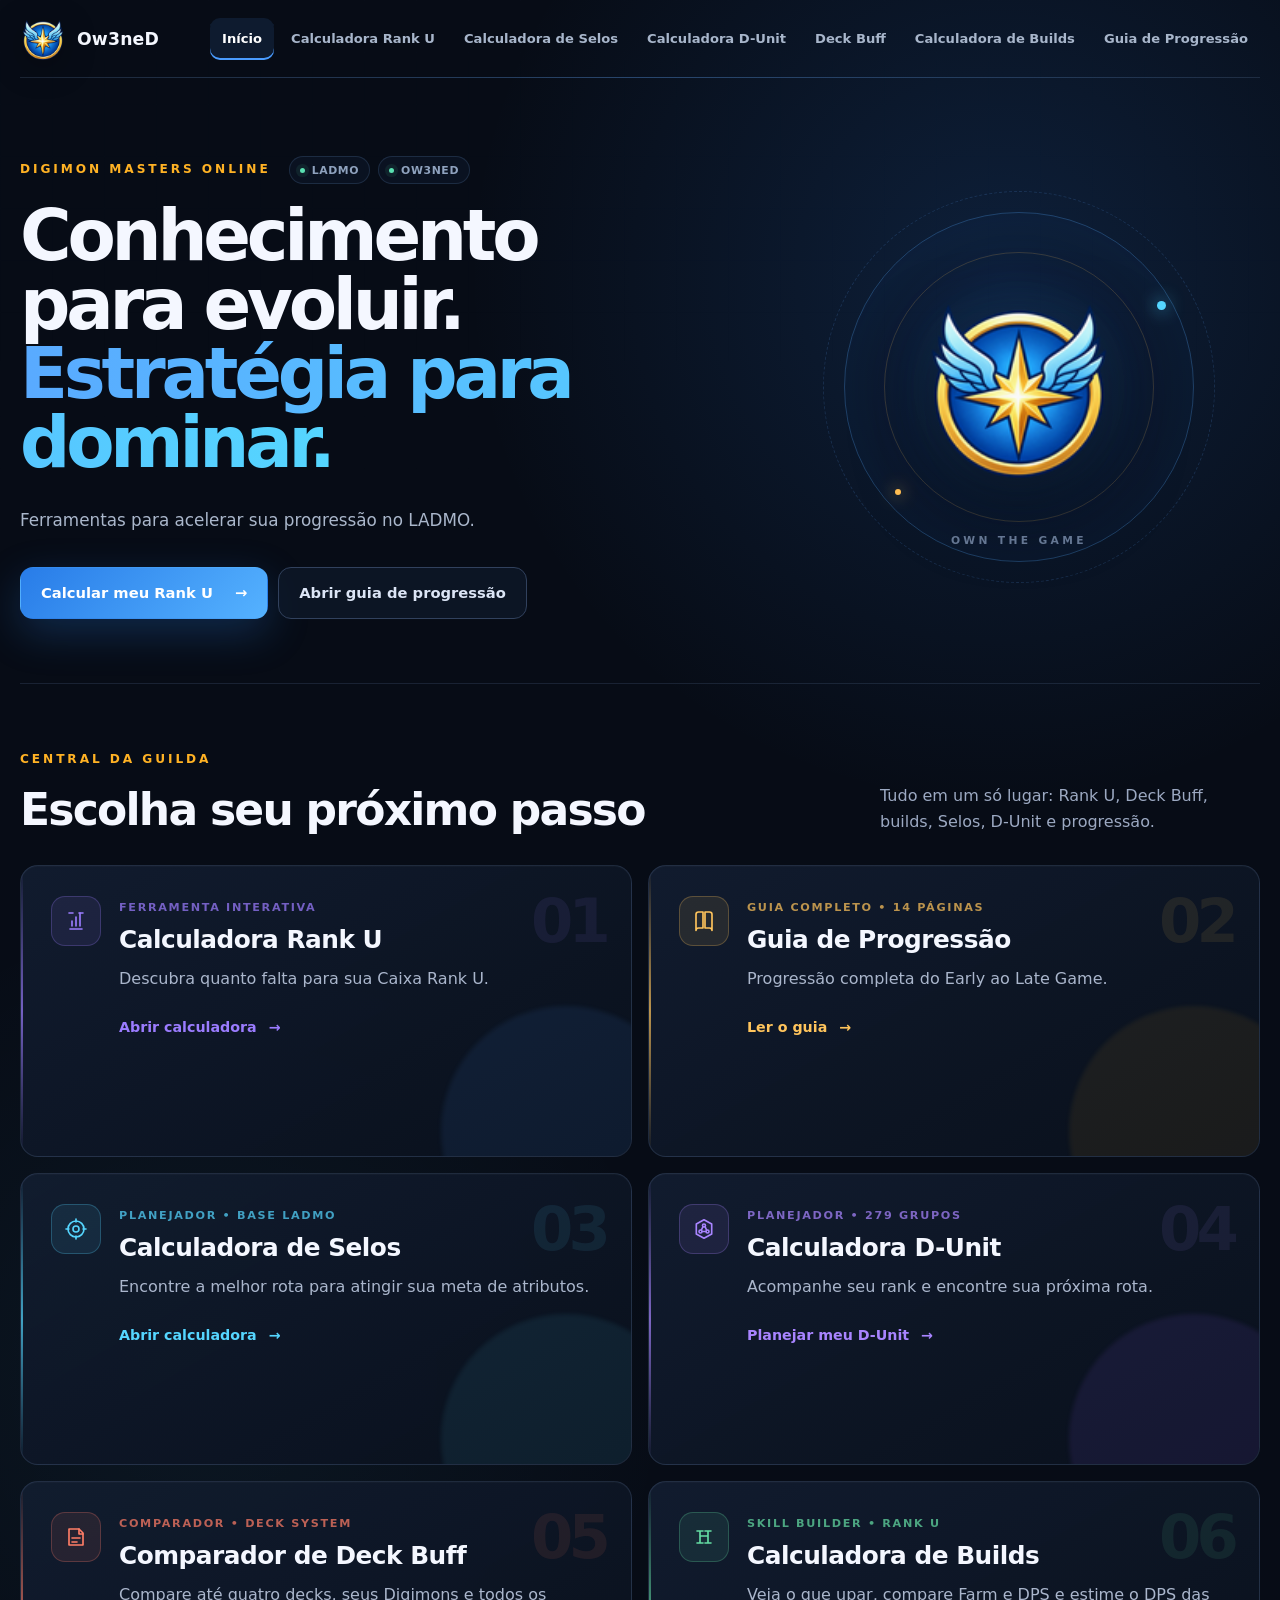
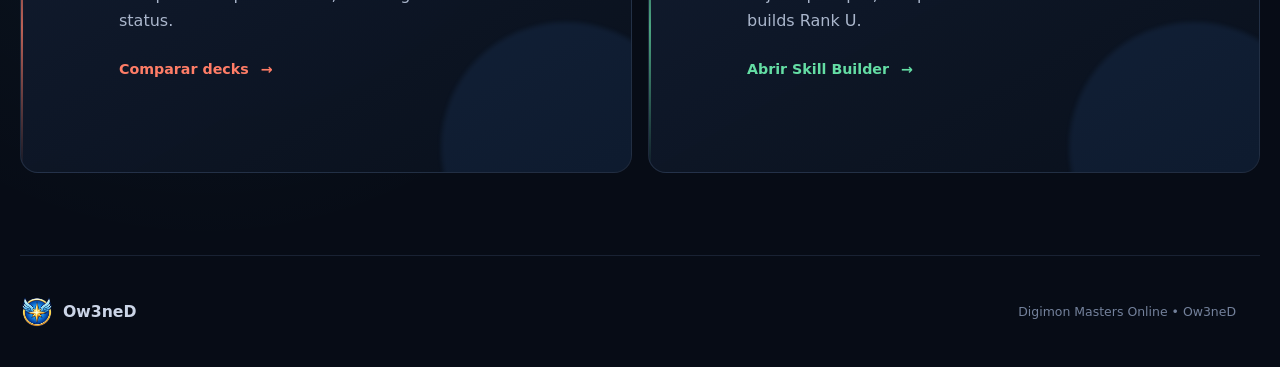
<file: index.html>
<!DOCTYPE html>

<html lang="pt-BR">
<head>
<meta charset="utf-8"/>
<meta content="width=device-width, initial-scale=1" name="viewport"/>
<meta content="Guias e ferramentas da guilda Ow3neD para Digimon Masters Online." name="description"/>
<meta content="#080d18" name="theme-color"/>
<title>Ow3neD | Digimon Masters Online</title>
<link href="assets/logo.png" rel="icon" type="image/png"/>
<link href="assets/site.css" rel="stylesheet"/>
<link href="assets/ow3ned-ui.css?v=54" rel="stylesheet"/>
<meta content="Ow3neD | Digimon Masters Online" property="og:title"/><meta content="Guias e ferramentas da guilda Ow3neD para Digimon Masters Online." property="og:description"/><meta content="website" property="og:type"/></head>
<body data-page="home">
<a class="skip-link" href="#conteudo">Pular para o conteúdo</a>
<header class="site-header">
<a aria-label="Ow3neD - página inicial" class="brand" href="./">
<img alt="" height="52" src="assets/logo.png" width="52"/>
<span>Ow3neD</span>
</a>
<nav aria-label="Navegação principal">
<a aria-current="page" class="active" href="./">Início</a>
<a href="calculator/">Calculadora Rank U</a>
<a href="seals/">Calculadora de Selos</a>
<a href="dunit/">Calculadora D-Unit</a>
<a href="decks/">Deck Buff</a>
<a href="builds/">Calculadora de Builds</a><a href="guide/">Guia de Progressão</a>
</nav>
</header>
<main id="conteudo">
<section aria-labelledby="hero-title" class="hero">
<div class="hero-copy">
<div class="hero-kicker-row"><p class="eyebrow">DIGIMON MASTERS ONLINE</p><span class="hero-chip">LADMO</span><span class="hero-chip">Ow3neD</span></div>
<h1 id="hero-title">Conhecimento para evoluir.<br/><span>Estratégia para dominar.</span></h1>
<p class="lead">Ferramentas para acelerar sua progressão no LADMO.</p>
<div class="hero-actions">
<a class="button primary" href="calculator/">Calcular meu Rank U <span aria-hidden="true">→</span></a>
<a class="button secondary" href="guide/">Abrir guia de progressão</a>
</div>
</div>
<div aria-hidden="true" class="crest">
<div class="crest-ring ring-one"></div>
<div class="crest-ring ring-two"></div>
<img alt="" height="180" src="assets/logo.png" width="180"/>
<i class="orbit-node one"></i><i class="orbit-node two"></i>
<span>OWN THE GAME</span>
</div>
</section>
<section aria-labelledby="resources-title" class="resources">
<div class="section-heading">
<div>
<p class="eyebrow">CENTRAL DA GUILDA</p>
<h2 id="resources-title">Escolha seu próximo passo</h2>
</div>
<p>Tudo em um só lugar: Rank U, Deck Buff, builds, Selos, D-Unit e progressão.</p>
</div>
<div class="resource-grid">
<a class="resource-card calculator-card" href="calculator/">
<div aria-hidden="true" class="card-icon"><svg viewbox="0 0 24 24"><path d="M6 20h12M8 17v-5M12 17V8M16 17V4"></path><path d="M5 4h4M15 4h4"></path></svg></div>
<div class="card-content">
<span class="card-label">FERRAMENTA INTERATIVA</span>
<h3>Calculadora Rank U</h3>
<p>Descubra quanto falta para sua Caixa Rank U.</p>
<span class="card-link">Abrir calculadora <b aria-hidden="true">→</b></span>
</div>
<div class="card-number">01</div>
</a>
<a class="resource-card guide-card" href="guide/">
<div aria-hidden="true" class="card-icon"><svg viewbox="0 0 24 24"><path d="M4 5.5A2.5 2.5 0 0 1 6.5 3H11v16H6.5A2.5 2.5 0 0 0 4 21.5z"></path><path d="M20 5.5A2.5 2.5 0 0 0 17.5 3H13v16h4.5a2.5 2.5 0 0 1 2.5 2.5z"></path></svg></div>
<div class="card-content">
<span class="card-label">GUIA COMPLETO • 14 PÁGINAS</span>
<h3>Guia de Progressão</h3>
<p>Progressão completa do Early ao Late Game.</p>
<span class="card-link">Ler o guia <b aria-hidden="true">→</b></span>
</div>
<div class="card-number">02</div>
</a>
<a class="resource-card seal-card" href="seals/">
<div aria-hidden="true" class="card-icon"><svg viewbox="0 0 24 24"><circle cx="12" cy="12" r="8"></circle><circle cx="12" cy="12" r="3"></circle><path d="M12 2v3M22 12h-3M12 22v-3M2 12h3"></path></svg></div>
<div class="card-content">
<span class="card-label">PLANEJADOR • BASE LADMO</span>
<h3>Calculadora de Selos</h3>
<p>Encontre a melhor rota para atingir sua meta de atributos.</p>
<span class="card-link">Abrir calculadora <b aria-hidden="true">→</b></span>
</div>
<div class="card-number">03</div>
</a>
<a class="resource-card dunit-card" href="dunit/">
<div aria-hidden="true" class="card-icon"><svg viewbox="0 0 24 24"><path d="M12 2.8 19.7 7v10L12 21.2 4.3 17V7z"></path><circle cx="12" cy="8.5" r="1.5"></circle><circle cx="8.5" cy="14.5" r="1.5"></circle><circle cx="15.5" cy="14.5" r="1.5"></circle><path d="M11 9.7 9.4 13M13 9.7l1.6 3.3M10 14.5h4"></path></svg></div>
<div class="card-content">
<span class="card-label">PLANEJADOR • 279 GRUPOS</span>
<h3>Calculadora D-Unit</h3>
<p>Acompanhe seu rank e encontre sua próxima rota.</p>
<span class="card-link">Planejar meu D-Unit <b aria-hidden="true">→</b></span>
</div>
<div class="card-number">04</div>
</a>
<a class="resource-card decks-card" href="decks/">
<div aria-hidden="true" class="card-icon"><svg viewbox="0 0 24 24"><path d="M5 4h10l4 4v12H5z"></path><path d="M15 4v5h4M8 13h8M8 17h5"></path></svg></div>
<div class="card-content">
<span class="card-label">COMPARADOR • DECK SYSTEM</span>
<h3>Comparador de Deck Buff</h3>
<p>Compare até quatro decks, seus Digimons e todos os status.</p>
<span class="card-link">Comparar decks <b aria-hidden="true">→</b></span>
</div>
<div class="card-number">05</div>
</a>
<a class="resource-card builds-card" href="builds/">
<div aria-hidden="true" class="card-icon">
<svg viewbox="0 0 24 24"><path d="M5 6h6M13 6h6M8 6v5M16 6v5M8 11h8M8 11v7M16 11v7M5 18h6M13 18h6"></path></svg>
</div>
<div class="card-content">
<span class="card-label">SKILL BUILDER • RANK U</span>
<h3>Calculadora de Builds</h3>
<p>Veja o que upar, compare Farm e DPS e estime o DPS das builds Rank U.</p>
<span class="card-link">Abrir Skill Builder <b aria-hidden="true">→</b></span>
</div>
<div class="card-number">06</div>
</a></div>
</section>
</main>
<footer>
<div class="footer-brand"><img alt="" height="34" src="assets/logo.png" width="34"/><strong>Ow3neD</strong></div>
<p>Digimon Masters Online • Ow3neD</p>
</footer>
<script src="assets/ow3ned-nav.js?v=54"></script>
</body>
</html>
</file>
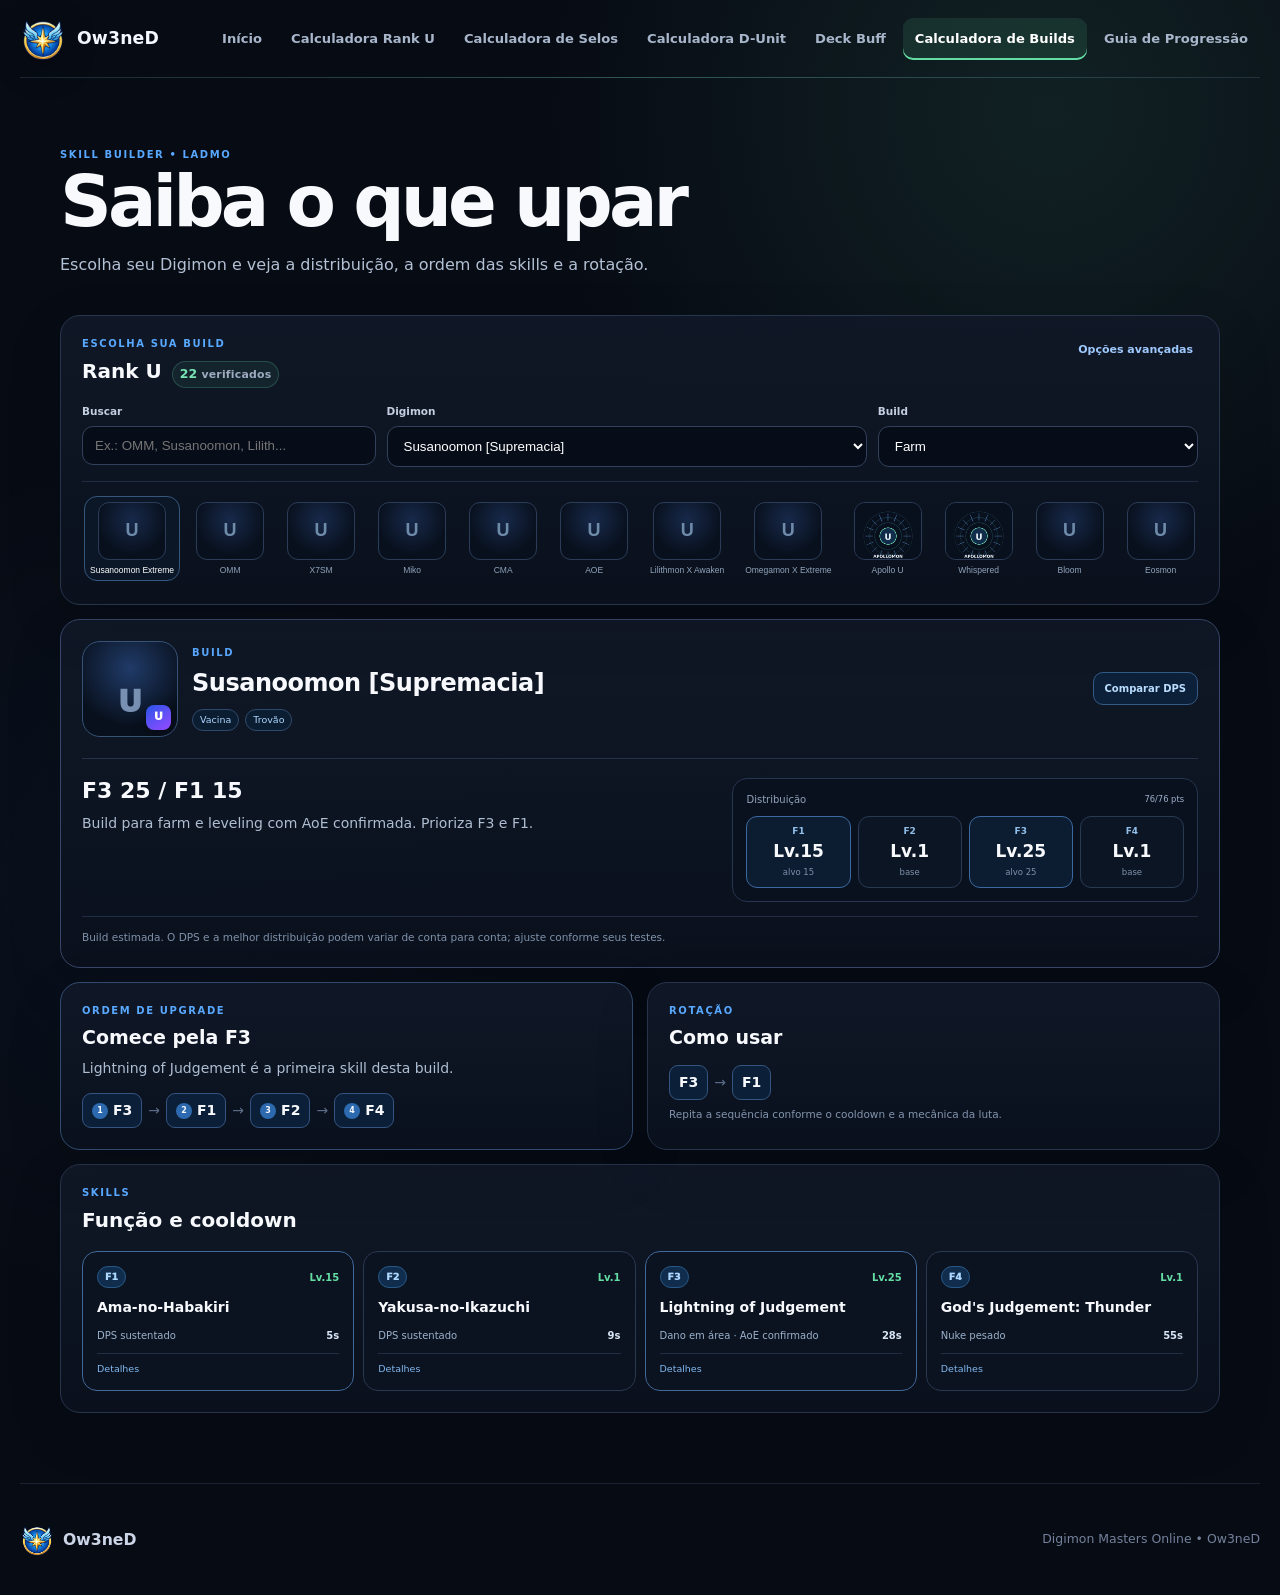
<file: builds/index.html>
<!DOCTYPE html>

<html lang="pt-BR">
<head>
<meta charset="utf-8"/>
<meta content="width=device-width,initial-scale=1" name="viewport"/>
<meta content="#070b14" name="theme-color"/>
<meta content="Skill Builder da Ow3neD para builds Farm e DPS, skills e estimativa de DPS dos Digimon Rank U do LADMO." name="description"/>
<title>Calculadora de Builds | Ow3neD</title>
<link href="../assets/logo.png" rel="icon" type="image/png"/><link href="../assets/site.css?v=5" rel="stylesheet"/><link href="../assets/ow3ned-ui.css?v=54" rel="stylesheet"/><link href="styles.css?v=47" rel="stylesheet"/><link href="integration.css?v=47" rel="stylesheet"/>
</head>
<body data-page="builds">
<a class="skip-link" href="#conteudo">Pular para o conteúdo</a><header class="site-header">
<a aria-label="Ow3neD - página inicial" class="brand" href="../"><img alt="" height="52" src="../assets/logo.png" width="52"/><span>Ow3neD</span></a>
<nav aria-label="Navegação principal">
<a href="../">Início</a>
<a href="../calculator/">Calculadora Rank U</a>
<a href="../seals/">Calculadora de Selos</a>
<a href="../dunit/">Calculadora D-Unit</a>
<a href="../decks/">Deck Buff</a>
<a aria-current="page" class="active" href="./">Calculadora de Builds</a>
<a href="../guide/">Guia de Progressão</a>
</nav>
</header>
<main class="shell" id="conteudo">
<section class="intro">
<p class="eyebrow">SKILL BUILDER • LADMO</p>
<h1>Saiba o que upar</h1>
<p>Escolha seu Digimon e veja a distribuição, a ordem das skills e a rotação.</p>
</section>
<section aria-labelledby="picker-title" class="picker panel">
<div class="picker-head">
<div><p class="eyebrow">ESCOLHA SUA BUILD</p><div class="picker-title-line"><h2 id="picker-title">Rank U</h2><span class="verified-count"><strong id="uCount">—</strong> verificados</span></div></div>
<button aria-controls="advancedOptions" aria-expanded="false" class="text-button" id="toggleAdvanced" type="button">Opções avançadas</button>
</div>
<div class="picker-grid">
<label>Buscar<input id="search" placeholder="Ex.: OMM, Susanoomon, Lilith..." type="search"/></label>
<label>Digimon<select id="digimon"></select></label>
<label>Build<select id="mode"></select></label>
</div>
<div class="advanced" hidden="" id="advancedOptions">
<label>Atributo<select id="attribute"><option value="all">Todos</option><option>Vacina</option><option>Dados</option><option>Vírus</option><option>Desconhecido</option></select></label>
<label>Limite da skill<select id="cap"><option>10</option><option>15</option><option>20</option><option selected="">25</option></select></label>
<label>Pontos disponíveis<input id="points" max="200" min="0" type="number" value="76"/></label>
</div>
<div aria-label="Catálogo visual Rank U" class="portrait-strip" id="portraitStrip"></div>
</section>
<section aria-live="polite" class="build-hero panel">
<div class="build-title-row">
<div class="digi-portrait main-portrait" id="mainPortrait"><img alt="" decoding="async" id="digiPortrait" loading="eager" referrerpolicy="no-referrer"/><span class="portrait-fallback">U</span><span class="rank-chip">U</span></div>
<div class="build-name">
<p class="eyebrow">BUILD</p>
<h2 id="digiName">—</h2>
<div class="tags" id="tags"></div>
</div>
<div class="hero-actions"><button class="dps-button" id="openDps" type="button">Comparar DPS</button></div>
</div>
<div class="build-summary">
<div class="summary-main">
<h3 id="buildTitle">—</h3>
<p id="buildReason">—</p>
</div>
<div class="allocation-wrap">
<div class="allocation-head"><span>Distribuição</span><small id="usedPoints">—</small></div>
<div class="allocation" id="allocation"></div>
</div>
</div>
<p class="estimate-notice">Build estimada. O DPS e a melhor distribuição podem variar de conta para conta; ajuste conforme seus testes.</p>
</section>
<section class="quick-grid">
<article class="panel quick-card focus-card">
<p class="eyebrow">ORDEM DE UPGRADE</p>
<h2 id="nextSkill">—</h2>
<p id="nextReason">—</p>
<div class="priority-track" id="priorityTrack"></div>
</article>
<article class="panel quick-card">
<p class="eyebrow">ROTAÇÃO</p>
<h2>Como usar</h2>
<div class="rotation" id="rotation"></div>
<p class="helper" id="rotationNote"></p>
</article>
</section>
<section aria-labelledby="skills-title" class="panel skills-panel">
<div class="section-head"><div><p class="eyebrow">SKILLS</p><h2 id="skills-title">Função e cooldown</h2></div></div>
<div class="skills" id="skills"></div>
</section>
</main>
<dialog aria-labelledby="dpsTitle" class="dps-modal" id="dpsModal">
<form class="dps-dialog" method="dialog">
<div class="dps-head">
<div><p class="eyebrow">COMPARADOR</p><h2 id="dpsTitle">Comparar DPS de builds</h2><p id="dpsDigiName"></p></div>
<button aria-label="Fechar" class="close-dialog" type="submit" value="cancel">×</button>
</div>
<div class="dps-basics">
<label>Duração do teste (s)<input id="dpsDuration" max="600" min="10" type="number" value="60"/></label>
<label>AT / dano normal usado<input id="dpsAttack" min="0" type="number" value="0"/></label>
<label>AS (s)<input id="dpsAttackSpeed" min="0.1" step="0.01" type="number" value="2.5"/></label>
</div>
<p class="dps-helper">AT, AS, níveis, cooldown, animação e danos de skill conhecidos são preenchidos automaticamente. Ajuste qualquer valor para os números da sua conta.</p>
<section aria-labelledby="mechanicsTitle" class="compare-mechanics">
<div class="compare-section-head"><h3 id="mechanicsTitle">Mecânica das skills</h3><small>Preencha os campos que estiverem em branco.</small></div>
<div class="compare-mechanics-list" id="compareMechanics"></div>
</section>
<div class="compare-builds">
<section aria-labelledby="buildATitle" class="compare-build-card">
<div class="compare-build-head"><div><span>BUILD A</span><h3 id="buildATitle">Configuração A</h3></div><select aria-label="Selecionar Build A" id="compareBuildA"></select></div>
<label class="rotation-input">Rotação<input id="compareRotationA" placeholder="F1, F2, F1, F3" type="text"/></label>
<div class="compare-skill-list" id="compareSkillInputsA"></div>
</section>
<section aria-labelledby="buildBTitle" class="compare-build-card alt">
<div class="compare-build-head"><div><span>BUILD B</span><h3 id="buildBTitle">Configuração B</h3></div><select aria-label="Selecionar Build B" id="compareBuildB"></select></div>
<label class="rotation-input">Rotação<input id="compareRotationB" placeholder="F1, F3, F1" type="text"/></label>
<div class="compare-skill-list" id="compareSkillInputsB"></div>
</section>
</div>
<button class="run-dps" id="runDps" type="button">Comparar DPS estimado</button>
<div aria-live="polite" class="dps-result" id="dpsResult"></div>
</form>
</dialog>
<footer><div class="footer-brand"><img alt="" height="34" src="../assets/logo.png" width="34"/><strong>Ow3neD</strong></div><p>Digimon Masters Online • Ow3neD</p></footer>
<script src="data.js?v=47"></script>
<script src="dps-engine.js?v=47"></script>
<script src="app.js?v=47"></script>
<script src="../assets/ow3ned-nav.js?v=54"></script></body>
</html>
</file>
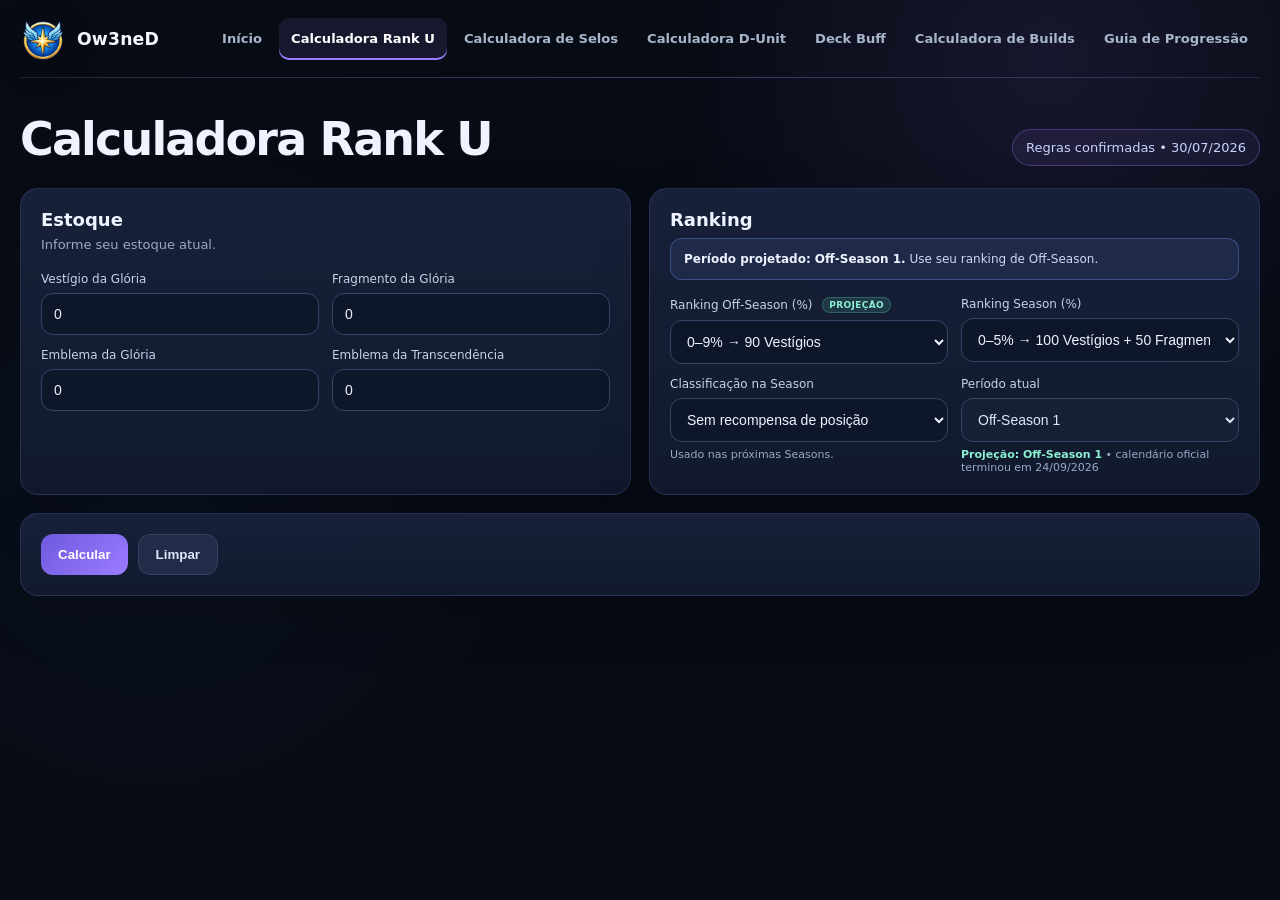
<file: calculator/index.html>
<!DOCTYPE html>

<html lang="pt-BR">
<head>
<meta charset="utf-8"/>
<meta content="width=device-width,initial-scale=1" name="viewport"/>
<title>Calculadora Rank U | Ow3neD</title>
<meta content="Calcule quanto tempo falta para obter sua caixa selecionável de Rank U na Arena Infinita do LADMO." name="description"/>
<meta content="#0b1020" name="theme-color"/>
<link href="../assets/logo.png" rel="icon" type="image/png"/>
<style>
:root{
  --bg:#0b1020; --panel:#121a2f; --panel2:#18223b; --text:#eef3ff; --muted:#9aa8c7;
  --line:#283654; --accent:#7c9cff; --accent2:#56d7b0; --warn:#ffc857; --danger:#ff6b7a;
  --shadow:0 18px 50px rgba(0,0,0,.28); --radius:18px;
}
*{box-sizing:border-box} body{margin:0;font-family:Inter,ui-sans-serif,system-ui,-apple-system,Segoe UI,Roboto,Arial,sans-serif;background:radial-gradient(circle at top,#162344 0,#0b1020 38%,#080c18 100%);color:var(--text);min-height:100vh}.guildNav{width:min(1180px,calc(100% - 28px));margin:0 auto;padding:14px 0;border-bottom:1px solid rgba(124,156,255,.18);display:flex;align-items:center;justify-content:space-between;gap:16px}.guildBrand{display:flex;align-items:center;gap:10px;color:#eef3ff;text-decoration:none;font-weight:850}.guildBrand img{width:38px;height:35px;object-fit:contain}.guildLinks{display:flex;align-items:center;gap:6px;flex-wrap:wrap;justify-content:flex-end}.guildLinks a{color:#aebbd6;text-decoration:none;font-size:13px;font-weight:700;padding:9px 10px;border-radius:9px}.guildLinks a:hover,.guildLinks a:focus-visible,.guildLinks a.active{color:#fff;background:rgba(124,156,255,.12)}
.wrap{width:min(1180px,calc(100% - 28px));margin:34px auto 60px}.hero{display:flex;gap:18px;justify-content:space-between;align-items:flex-end;margin-bottom:22px}.hero h1{font-size:clamp(28px,4vw,46px);margin:0;letter-spacing:-.04em}.badge{white-space:nowrap;background:rgba(124,156,255,.12);border:1px solid rgba(124,156,255,.35);padding:10px 13px;border-radius:999px;color:#c8d3ff;font-size:13px}.grid{display:grid;grid-template-columns:1fr 1fr;gap:18px}.card{background:linear-gradient(180deg,rgba(24,34,59,.96),rgba(18,26,47,.96));border:1px solid var(--line);border-radius:var(--radius);box-shadow:var(--shadow);padding:20px}.card.full{grid-column:1/-1}.card h2{font-size:18px;margin:0 0 6px}.sub{color:var(--muted);font-size:13px;line-height:1.45;margin-bottom:17px}.fields{display:grid;grid-template-columns:repeat(2,minmax(0,1fr));gap:13px}.field label{display:block;color:#c8d2e8;font-size:12px;margin:0 0 7px}.field input,.field select{width:100%;border:1px solid #344665;background:#0e1629;color:var(--text);padding:12px 12px;border-radius:12px;font-size:14px;outline:none}.field input:focus,.field select:focus{border-color:var(--accent);box-shadow:0 0 0 3px rgba(124,156,255,.13)}.field select:disabled{opacity:1;color:#dfe6fa;background:#151f35;cursor:default}.hint{font-size:11px;color:var(--muted);margin-top:6px}.autoPhase{color:#8cf0d1;font-weight:700}.rankingMemo{margin:8px 0 17px;padding:11px 13px;border:1px solid rgba(124,156,255,.32);background:rgba(124,156,255,.09);border-radius:12px;color:#cfd9f3;font-size:12px;line-height:1.5}.rankingMemo strong{color:#eef3ff}.currentTag{display:none;align-items:center;margin-left:6px;padding:2px 6px;border-radius:999px;background:rgba(86,215,176,.14);border:1px solid rgba(86,215,176,.28);color:#8cf0d1;font-size:9px;font-weight:850;letter-spacing:.04em;vertical-align:middle}.currentTag.show{display:inline-flex}.actions{display:flex;gap:10px;flex-wrap:wrap;margin-top:18px}.btn{border:0;border-radius:12px;padding:12px 17px;font-weight:750;cursor:pointer}.btn.primary{background:linear-gradient(135deg,#7898ff,#9c7cff);color:white}.btn.secondary{background:#202c48;color:#dfe6fa;border:1px solid #334463}.btn:focus-visible{outline:3px solid rgba(124,156,255,.55);outline-offset:2px}.result{display:none}.result.show{display:block}.resultTop{display:grid;grid-template-columns:1.2fr .8fr;gap:16px}.big{padding:22px;border-radius:16px;background:linear-gradient(145deg,rgba(124,156,255,.16),rgba(86,215,176,.08));border:1px solid rgba(124,156,255,.3)}.big .kicker{font-size:12px;color:#b9c7e8;text-transform:uppercase;letter-spacing:.11em}.big .number{font-size:clamp(34px,6vw,62px);font-weight:850;letter-spacing:-.055em;margin:6px 0}.big .desc{color:#ccd6ef;line-height:1.5}.metrics{display:grid;grid-template-columns:1fr 1fr;gap:10px}.metric{background:#0e1629;border:1px solid #2d3d5b;border-radius:14px;padding:14px}.metric .v{font-size:22px;font-weight:800}.metric .l{font-size:11px;color:var(--muted);margin-top:4px}.progress{height:11px;background:#0d1424;border:1px solid #2d3d5b;border-radius:999px;overflow:hidden;margin:18px 0 8px}.bar{height:100%;width:0;background:linear-gradient(90deg,#7c9cff,#56d7b0);transition:width .35s ease}.progressLabel{display:flex;justify-content:space-between;color:var(--muted);font-size:12px}.timeline{margin-top:18px}.timeline h3{font-size:14px;margin:0 0 10px}.row{display:grid;grid-template-columns:110px 1fr 120px;gap:10px;align-items:center;padding:10px 0;border-top:1px solid #263652;font-size:13px}.row:first-of-type{border-top:0}.pill{display:inline-flex;align-items:center;justify-content:center;padding:6px 9px;border-radius:999px;font-size:11px;font-weight:800;background:#243250;color:#dbe4ff}.pill.season{background:rgba(86,215,176,.14);color:#8cf0d1}.muted{color:var(--muted)}.ok{color:#83efc9}.error{display:none;margin-top:12px;background:rgba(255,107,122,.1);border:1px solid rgba(255,107,122,.35);color:#ffb8c0;padding:11px 13px;border-radius:12px;font-size:13px}.error.show{display:block}@media(max-width:820px){.grid,.resultTop{grid-template-columns:1fr}.hero{align-items:flex-start;flex-direction:column}.card.full{grid-column:auto}.fields{grid-template-columns:1fr}.row{grid-template-columns:90px 1fr}.row .when{grid-column:2}.badge{white-space:normal}}@media(max-width:480px){.wrap{width:min(100% - 18px,1180px);margin-top:18px}.card{padding:15px}.metrics{grid-template-columns:1fr 1fr}}
.skip-link{position:fixed;top:10px;left:10px;z-index:1000;padding:10px 14px;border-radius:9px;background:#fff;color:#07101e;font-weight:800;text-decoration:none;transform:translateY(-150%)}.skip-link:focus{transform:translateY(0)}@media(prefers-reduced-motion:reduce){html{scroll-behavior:auto}.bar{transition:none}}
</style>
<link href="../assets/ow3ned-ui.css?v=54" rel="stylesheet"/>
<meta content="Calculadora Rank U | Ow3neD" property="og:title"/><meta content="Calcule quanto tempo falta para obter sua caixa selecionável de Rank U na Arena Infinita do LADMO." property="og:description"/><meta content="website" property="og:type"/></head>
<body data-page="ranku">
<a class="skip-link" href="#conteudo">Pular para o conteúdo</a>
<header class="guildNav">
<a aria-label="Ow3neD - página inicial" class="guildBrand" href="../"><img alt="" src="../assets/logo.png"/><span>Ow3neD</span></a>
<nav aria-label="Navegação principal" class="guildLinks"><a href="../">Início</a><a aria-current="page" class="active" href="./">Calculadora Rank U</a><a href="../seals/">Calculadora de Selos</a><a href="../dunit/">Calculadora D-Unit</a><a href="../decks/">Deck Buff</a><a href="../builds/">Calculadora de Builds</a><a href="../guide/">Guia de Progressão</a></nav>
</header>
<main class="wrap" id="conteudo">
<div class="hero">
<div>
<h1>Calculadora Rank U</h1>
</div>
<div class="badge">Regras confirmadas • 30/07/2026</div>
</div>
<div class="grid">
<section class="card">
<h2>Estoque</h2>
<div class="sub">Informe seu estoque atual.</div>
<div class="fields">
<div class="field"><label for="vest">Vestígio da Glória</label><input id="vest" inputmode="numeric" min="0" step="1" type="number" value="0"/></div>
<div class="field"><label for="frag">Fragmento da Glória</label><input id="frag" inputmode="numeric" min="0" step="1" type="number" value="0"/></div>
<div class="field"><label for="emb">Emblema da Glória</label><input id="emb" inputmode="numeric" min="0" step="1" type="number" value="0"/></div>
<div class="field"><label for="trans">Emblema da Transcendência</label><input id="trans" inputmode="numeric" min="0" step="1" type="number" value="0"/></div>
</div>
</section>
<section class="card">
<h2>Ranking</h2>
<div aria-live="polite" class="rankingMemo" id="rankingMemo" role="status">Detectando período atual…</div>
<div class="fields">
<div class="field">
<label for="offRank">Ranking Off-Season (%) <span class="currentTag" id="offRankTag">PERÍODO ATUAL</span></label>
<select id="offRank">
<option value="90">0–9% → 90 Vestígios</option>
<option value="60">10–29% → 60 Vestígios</option>
<option value="30">30–69% → 30 Vestígios</option>
<option value="0">70–100% → sem material de Glória</option>
</select>
</div>
<div class="field">
<label for="seasonRank">Ranking Season (%) <span class="currentTag" id="seasonRankTag">PERÍODO ATUAL</span></label>
<select id="seasonRank">
<option value="top5">0–5% → 100 Vestígios + 50 Fragmentos + 10 Emblemas</option>
<option value="6to39">6–39% → 100 Vestígios + 50 Fragmentos</option>
<option value="40to69">40–69% → 100 Vestígios</option>
<option value="70to100">70–100% → sem material de Glória</option>
</select>
</div>
<div class="field">
<label for="place">Classificação na Season <span class="currentTag" id="placeTag">SEASON ATUAL</span></label>
<select id="place">
<option value="none">Sem recompensa de posição</option>
<option value="101-200">101º–200º → +15 Emblemas</option>
<option value="11-100">11º–100º → +20 Emblemas + 1 Transcendência</option>
<option value="4-10">4º–10º → +30 Emblemas + 1 Transcendência</option>
<option value="1-3">1º–3º → +50 Emblemas + 1 Transcendência</option>
</select>
<div class="hint">Usado nas próximas Seasons.</div>
</div>
<div class="field">
<label for="phase">Período atual</label>
<select aria-describedby="phaseHint" disabled="" id="phase">
<option value="season">Season</option>
<option value="off1">Off-Season 1</option>
<option value="off2">Off-Season 2</option>
</select>
<div class="hint" id="phaseHint">Detectando pelo calendário…</div>
</div>
</div>
</section>
<section class="card full">
<div class="actions" style="margin-top:0">
<button class="btn primary" id="calc" type="button">Calcular</button>
<button class="btn secondary" id="reset" type="button">Limpar</button>
</div>
<div class="error" id="err" role="alert"></div>
</section>
<section aria-live="polite" class="card full result" id="result">
<div class="resultTop">
<div class="big">
<div class="kicker">Previsão</div>
<div class="number" id="timeBig">—</div>
<div class="desc" id="timeDesc">—</div>
<div class="progress"><div class="bar" id="bar"></div></div>
<div class="progressLabel"><span>Progresso atual</span><span id="pct">0%</span></div>
</div>
<div class="metrics">
<div class="metric"><div class="v" id="mEmb">0</div><div class="l">Emblemas atuais</div></div>
<div class="metric"><div class="v" id="mNeed">0</div><div class="l">Emblemas restantes</div></div>
<div class="metric"><div class="v" id="mEvents">0</div><div class="l">Períodos restantes</div></div>
<div class="metric"><div class="v" id="mDate">—</div><div class="l">Data estimada</div></div>
</div>
</div>
<div class="timeline">
<h3>Próximos períodos</h3>
<div id="timeline"></div>
</div>
</section>
</div>
</main>
<script>
const $ = id => document.getElementById(id);
const STORAGE_KEY = 'calcRankU_LADMO';
const persistentIds = ['vest','frag','emb','trans','offRank','seasonRank','place'];
const countIds = ['vest','frag','emb','trans'];

function readCount(id){
  const value = Number($(id).value);
  if(!Number.isFinite(value) || value < 0) return 0;
  return Math.min(Number.MAX_SAFE_INTEGER, Math.floor(value));
}

function normalizeCount(id){
  $(id).value = String(readCount(id));
}

function maxGloryEmblems(state){
  return state.e + Math.floor((state.f + Math.floor(state.v / 10)) / 10);
}

function ready(state){
  const emblems = maxGloryEmblems(state);
  return state.t >= 1 ? emblems >= 80 : emblems >= 90;
}

function equivalentNeed(state){
  const emblems = maxGloryEmblems(state);
  return Math.max(0, (state.t >= 1 ? 80 : 90) - emblems);
}

function progressPct(state){
  const equivalent = Math.min(90, maxGloryEmblems(state) + Math.min(1, state.t) * 10);
  return Math.max(0, Math.min(100, (equivalent / 90) * 100));
}

function seasonReward(){
  const rank = $('seasonRank').value;
  const reward = {v:0,f:0,e:0,t:0};

  if(rank === '40to69') reward.v = 100;
  if(rank === '6to39') { reward.v = 100; reward.f = 50; }
  if(rank === 'top5') { reward.v = 100; reward.f = 50; reward.e = 10; }

  const place = $('place').value;
  if(place === '101-200') reward.e += 15;
  if(place === '11-100') { reward.e += 20; reward.t += 1; }
  if(place === '4-10') { reward.e += 30; reward.t += 1; }
  if(place === '1-3') { reward.e += 50; reward.t += 1; }

  return reward;
}

function offReward(){
  const value = Number($('offRank').value);
  return {v:Number.isFinite(value) && value >= 0 ? Math.floor(value) : 0,f:0,e:0,t:0};
}

function add(target, reward){
  target.v += reward.v;
  target.f += reward.f;
  target.e += reward.e;
  target.t += reward.t;
}

function rewardText(reward){
  const parts = [];
  if(reward.v) parts.push(`${reward.v} Vest.`);
  if(reward.f) parts.push(`${reward.f} Frag.`);
  if(reward.e) parts.push(`${reward.e} Emb.`);
  if(reward.t) parts.push(`${reward.t} Trans.`);
  return parts.length ? parts.join(' • ') : 'Sem materiais de Glória';
}

function phaseName(phase){
  return phase === 'season' ? 'Season' : phase === 'off1' ? 'Off-Season 1' : 'Off-Season 2';
}

function nextPhase(phase){
  return phase === 'off1' ? 'off2' : phase === 'off2' ? 'season' : 'off1';
}

function phaseDays(phase){
  return phase === 'season' ? 14 : 21;
}

// Âncora oficial da 2ª temporada da Ranking Dungeon:
// 30/07/2026 → Off-Season 1 (21d) → Off-Season 2 (21d) → Season (14d).
// O ciclo completo tem 56 dias. A 2ª temporada terminou em 24/09/2026.
// Depois dessa data, a calculadora mantém o padrão apenas como PROJEÇÃO
// enquanto a temporada seguinte não estiver configurada.
const ARENA_CYCLE_ANCHOR = {year:2026, month:6, day:30}; // mês 6 = julho
const ARENA_OFFICIAL_END = {year:2026, month:8, day:24}; // 24/09/2026
const ARENA_CYCLE_DAYS = 56;

function dateAtNoon(year, month, day){
  const date = new Date(year, month, day, 12, 0, 0, 0);
  return date;
}

function positiveModulo(value, modulo){
  return ((value % modulo) + modulo) % modulo;
}

function detectArenaPhase(baseDate = todayAtNoon()){
  const anchor = dateAtNoon(ARENA_CYCLE_ANCHOR.year, ARENA_CYCLE_ANCHOR.month, ARENA_CYCLE_ANCHOR.day);
  const oneDay = 24 * 60 * 60 * 1000;
  const absoluteDays = Math.round((baseDate.getTime() - anchor.getTime()) / oneDay);
  const cycleDay = positiveModulo(absoluteDays, ARENA_CYCLE_DAYS);

  let phase;
  let phaseEndDay;
  if(cycleDay < 21){
    phase = 'off1';
    phaseEndDay = 21;
  }else if(cycleDay < 42){
    phase = 'off2';
    phaseEndDay = 42;
  }else{
    phase = 'season';
    phaseEndDay = 56;
  }

  const daysRemaining = phaseEndDay - cycleDay;
  const phaseEndDate = new Date(baseDate.getTime());
  phaseEndDate.setDate(phaseEndDate.getDate() + daysRemaining);

  const officialEnd = dateAtNoon(ARENA_OFFICIAL_END.year, ARENA_OFFICIAL_END.month, ARENA_OFFICIAL_END.day);
  const isOfficialWindow = baseDate < officialEnd;
  return {phase, cycleDay, daysRemaining, phaseEndDate, isOfficialWindow};
}

function updateRankingMemo(phase, isOfficialWindow = true){
  const isSeason = phase === 'season';
  const tagText = isOfficialWindow ? 'PERÍODO ATUAL' : 'PROJEÇÃO';
  $('offRankTag').textContent = tagText;
  $('seasonRankTag').textContent = tagText;
  $('placeTag').textContent = isOfficialWindow ? 'SEASON ATUAL' : 'PROJEÇÃO';
  $('offRankTag').classList.toggle('show', !isSeason);
  $('seasonRankTag').classList.toggle('show', isSeason);
  $('placeTag').classList.toggle('show', isSeason);

  const prefix = isOfficialWindow ? 'Período atual' : 'Período projetado';
  if(isSeason){
    $('rankingMemo').innerHTML = `<strong>${prefix}: Season.</strong> Use seu ranking de Season e, se houver, sua classificação.`;
  }else{
    $('rankingMemo').innerHTML = `<strong>${prefix}: ${phaseName(phase)}.</strong> Use seu ranking de Off-Season.`;
  }
}

function updateAutomaticPhase(baseDate = todayAtNoon()){
  const info = detectArenaPhase(baseDate);
  $('phase').value = info.phase;
  const end = info.phaseEndDate.toLocaleDateString('pt-BR', {day:'2-digit', month:'2-digit', year:'numeric'});
  const remainingText = info.daysRemaining === 1 ? '1 dia restante' : `${info.daysRemaining} dias restantes`;
  if(info.isOfficialWindow){
    $('phaseHint').innerHTML = `<span class="autoPhase">${phaseName(info.phase)}</span> • ${remainingText} • termina em ${end}`;
  }else{
    $('phaseHint').innerHTML = `<span class="autoPhase">Projeção: ${phaseName(info.phase)}</span> • calendário oficial terminou em 24/09/2026`;
  }
  updateRankingMemo(info.phase, info.isOfficialWindow);
  return info;
}

function formatDays(days){
  if(days === 0) return 'agora';
  const weeks = days / 7;
  return Number.isInteger(weeks)
    ? `${weeks} ${weeks === 1 ? 'semana' : 'semanas'}`
    : `${days} dias (${weeks.toFixed(1)} sem.)`;
}

function todayAtNoon(){
  const date = new Date();
  date.setHours(12,0,0,0);
  return date;
}

function formatDateFrom(baseDate, days){
  const date = new Date(baseDate.getTime());
  date.setDate(date.getDate() + days);
  return date.toLocaleDateString('pt-BR', {day:'2-digit', month:'2-digit', year:'numeric'});
}

function isValidSelectValue(id, value){
  return Array.from($(id).options).some(option => option.value === String(value));
}

function safeSave(){
  try{
    const data = {};
    persistentIds.forEach(id => data[id] = $(id).value);
    localStorage.setItem(STORAGE_KEY, JSON.stringify(data));
    return true;
  }catch{
    return false;
  }
}

function safeLoad(){
  try{
    const raw = localStorage.getItem(STORAGE_KEY);
    if(!raw) return false;
    const data = JSON.parse(raw);
    if(!data || typeof data !== 'object') return false;

    countIds.forEach(id => {
      if(data[id] !== undefined){
        const value = Number(data[id]);
        if(Number.isFinite(value) && value >= 0) $(id).value = String(Math.floor(value));
      }
    });

    ['offRank','seasonRank','place'].forEach(id => {
      if(data[id] !== undefined && isValidSelectValue(id, data[id])) $(id).value = String(data[id]);
    });

    return true;
  }catch{
    return false;
  }
}

function safeClearStorage(){
  try{
    localStorage.removeItem(STORAGE_KEY);
  }catch{}
}

function hasGloryGain(reward){
  return reward.v > 0 || reward.f > 0 || reward.e > 0;
}

function canEverReach(state){
  const off = offReward();
  const season = seasonReward();

  if(hasGloryGain(off) || hasGloryGain(season)) return true;

  return maxGloryEmblems(state) >= 80 && (state.t >= 1 || season.t >= 1);
}

function calculate({scroll = true, persist = true} = {}){
  $('err').classList.remove('show');
  $('err').textContent = '';

  countIds.forEach(normalizeCount);

  const state = {
    v: readCount('vest'),
    f: readCount('frag'),
    e: readCount('emb'),
    t: readCount('trans')
  };
  const initial = {...state};
  const baseDate = todayAtNoon();
  const phaseInfo = updateAutomaticPhase(baseDate);
  const start = phaseInfo.phase;
  let phase = start;
  let days = phaseInfo.daysRemaining;
  let events = 0;
  const rows = [];

  if(ready(state)){
    render(initial, 0, 0, [], true, baseDate, scroll);
    if(persist) safeSave();
    return;
  }

  if(!canEverReach(state)){
    $('err').textContent = 'O ganho previsto não é suficiente para alcançar a caixa. Ajuste seu ranking.';
    $('err').classList.add('show');
    $('result').classList.remove('show');
    if(persist) safeSave();
    return;
  }

  const MAX_PERIODS = 1000;
  while(!ready(state) && events < MAX_PERIODS){
    const reward = phase === 'season' ? seasonReward() : offReward();
    add(state, reward);
    events += 1;
    rows.push({phase, reward, days, ready:ready(state), state:{...state}});

    if(ready(state)) break;

    phase = nextPhase(phase);
    days += phaseDays(phase);
  }

  if(!ready(state)){
    $('err').textContent = 'Não foi possível concluir a projeção. Revise os valores.';
    $('err').classList.add('show');
    $('result').classList.remove('show');
    return;
  }

  render(initial, days, events, rows, false, baseDate, scroll);
  if(persist) safeSave();
}

function render(initial, days, events, rows, already, baseDate, scroll){
  $('result').classList.add('show');

  const pct = progressPct(initial);
  $('bar').style.width = pct.toFixed(1) + '%';
  $('pct').textContent = pct.toFixed(1).replace('.', ',') + '%';
  $('mEmb').textContent = maxGloryEmblems(initial);
  $('mNeed').textContent = equivalentNeed(initial);
  $('mEvents').textContent = events;
  $('mDate').textContent = already ? 'Hoje' : formatDateFrom(baseDate, days);

  if(already){
    $('timeBig').textContent = 'Já dá para trocar';
    $('timeDesc').innerHTML = 'Seu estoque já atende ao requisito de <b>80 Emblemas + 1 Transcendência</b>.';
  }else{
    const date = formatDateFrom(baseDate, days);
    $('timeBig').textContent = formatDays(days);
    $('timeDesc').innerHTML = `Mantendo o ranking escolhido: <b>${events} período${events === 1 ? '' : 's'}</b> • <b>${date}</b>.`;
  }

  let visibleRows = rows;
  if(rows.length > 15){
    visibleRows = [...rows.slice(0,14), {ellipsis:true}, rows[rows.length - 1]];
  }

  $('timeline').innerHTML = visibleRows.length
    ? visibleRows.map(item => {
        if(item.ellipsis){
          const omitted = rows.length - 15;
          return `<div class="row"><div></div><div class="muted">… ${omitted} período${omitted === 1 ? '' : 's'} intermediário${omitted === 1 ? '' : 's'} omitido${omitted === 1 ? '' : 's'} …</div><div></div></div>`;
        }
        return `<div class="row"><div><span class="pill ${item.phase === 'season' ? 'season' : ''}">${phaseName(item.phase)}</span></div><div><b>${rewardText(item.reward)}</b><div class="muted">Após: ${maxGloryEmblems(item.state)} Emblemas + ${item.state.t} Transc.</div></div><div class="when ${item.ready ? 'ok' : 'muted'}">${item.ready ? 'Meta atingida' : 'em ' + formatDays(item.days)}</div></div>`;
      }).join('')
    : '<div class="muted">Nenhum período adicional.</div>';

  if(scroll) $('result').scrollIntoView({behavior:'smooth', block:'start'});
}

function resetCalculator(){
  safeClearStorage();

  $('vest').value = '0';
  $('frag').value = '0';
  $('emb').value = '0';
  $('trans').value = '0';
  $('offRank').value = '90';
  $('seasonRank').value = 'top5';
  $('place').value = 'none';
  updateAutomaticPhase(todayAtNoon());

  $('err').classList.remove('show');
  $('err').textContent = '';
  $('result').classList.remove('show');
  $('bar').style.width = '0%';
  $('pct').textContent = '0%';
  $('timeline').innerHTML = '';

  window.scrollTo({top:0, behavior:'smooth'});
}

$('calc').addEventListener('click', () => calculate());
$('reset').addEventListener('click', resetCalculator);

countIds.forEach(id => {
  $(id).addEventListener('change', () => {
    normalizeCount(id);
    safeSave();
    if($('result').classList.contains('show')) calculate({scroll:false, persist:false});
  });
});

['offRank','seasonRank','place'].forEach(id => {
  $(id).addEventListener('change', () => {
    safeSave();
    if($('result').classList.contains('show')) calculate({scroll:false, persist:false});
  });
});

const hadSavedData = safeLoad();
updateAutomaticPhase(todayAtNoon());
if(hadSavedData) calculate({scroll:false, persist:false});

function refreshVisibleResultDate(){
  updateAutomaticPhase(todayAtNoon());
  if($('result').classList.contains('show')) calculate({scroll:false, persist:false});
}

window.addEventListener('focus', refreshVisibleResultDate);
document.addEventListener('visibilitychange', () => {
  if(document.visibilityState === 'visible') refreshVisibleResultDate();
});

function scheduleMidnightRefresh(){
  const now = new Date();
  const next = new Date(now);
  next.setHours(24,0,2,0);
  const delay = Math.max(1000, next.getTime() - now.getTime());
  setTimeout(() => {
    refreshVisibleResultDate();
    scheduleMidnightRefresh();
  }, delay);
}

scheduleMidnightRefresh();
</script>
<script src="../assets/ow3ned-nav.js?v=54"></script>
</body>
</html>
</file>
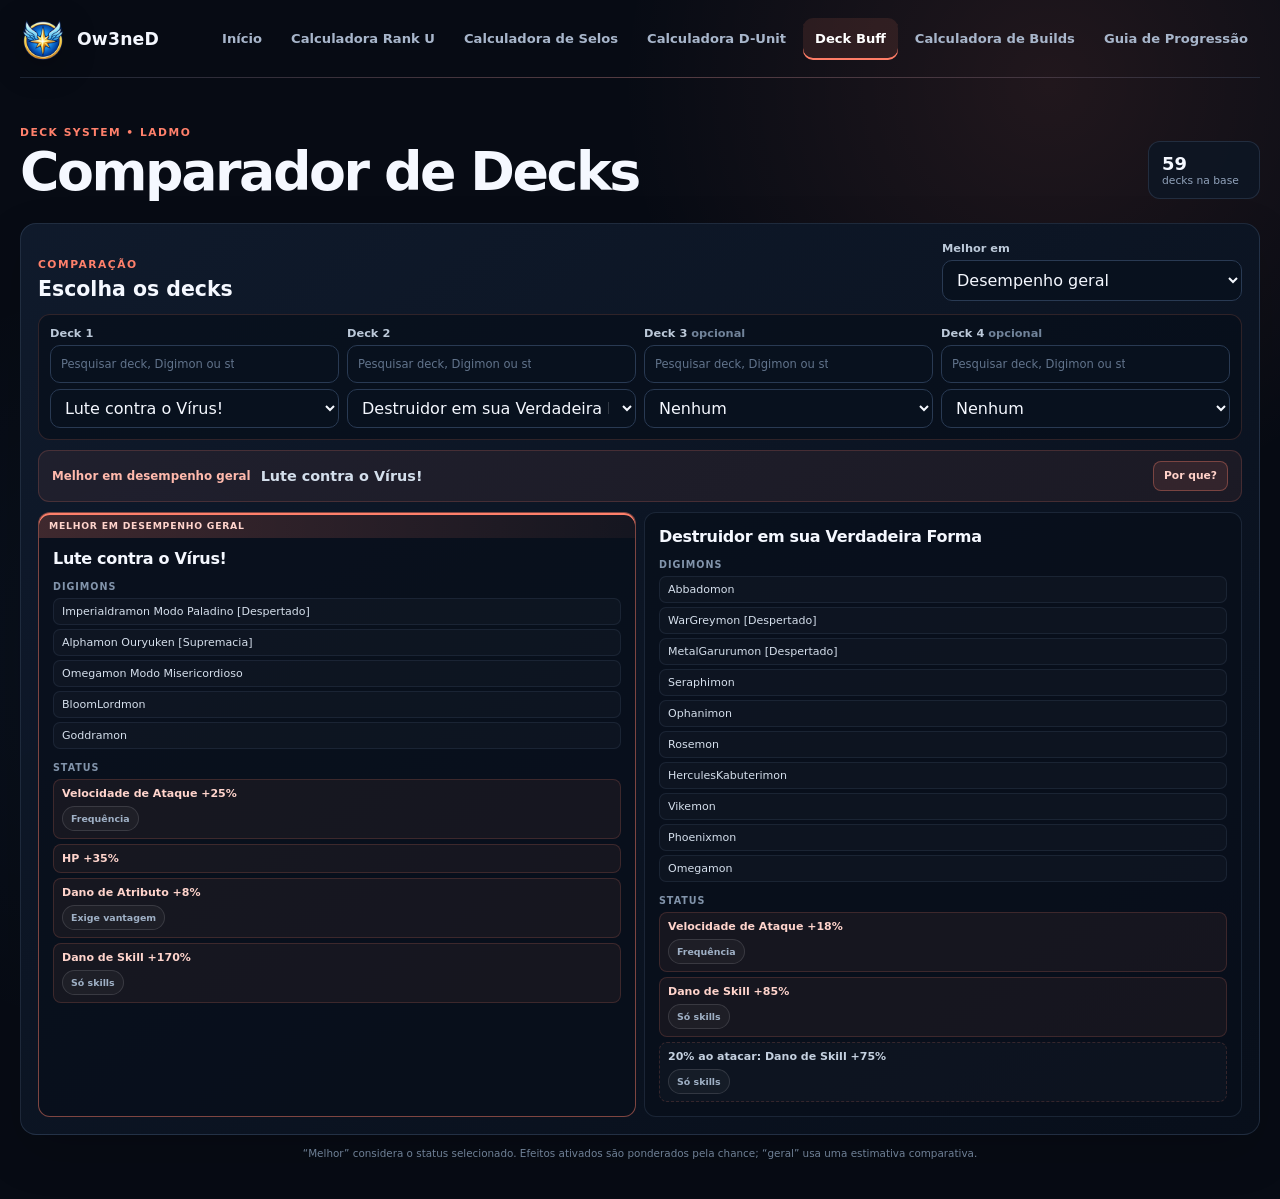
<file: decks/index.html>
<!doctype html>
<html lang="pt-BR">
<head>
  <meta charset="utf-8">
  <meta name="viewport" content="width=device-width,initial-scale=1">
  <meta name="theme-color" content="#080b14">
  <meta name="description" content="Compare Deck Buffs do LADMO, seus Digimons e status.">
  <title>Comparador de Deck Buff | Ow3neD</title>
  <link rel="icon" href="../assets/logo.png" type="image/png">
  <link rel="stylesheet" href="../assets/ow3ned-ui.css?v=54">
  <link rel="stylesheet" href="decks.css?v=55">
</head>
<body data-page="decks">
<a class="skip-link" href="#conteudo">Pular para o conteúdo</a>
<header class="guild-nav">
  <a class="guild-brand" href="../" aria-label="Ow3neD - página inicial"><img src="../assets/logo.png" alt="" width="38" height="38"><span>Ow3neD</span></a>
  <nav class="guild-links" aria-label="Navegação principal"><a href="../">Início</a><a href="../calculator/">Calculadora Rank U</a><a href="../seals/">Calculadora de Selos</a><a href="../dunit/">Calculadora D-Unit</a><a class="active" aria-current="page" href="./">Deck Buff</a><a href="../builds/">Calculadora de Builds</a><a href="../guide/">Guia de Progressão</a></nav>
</header>

<main class="compare-shell" id="conteudo">
  <header class="page-head">
    <div><p class="eyebrow">DECK SYSTEM • LADMO</p><h1>Comparador de Decks</h1></div>
    <div class="database-count"><strong id="deckCount">0</strong><span>decks na base</span></div>
  </header>

  <section class="compare-panel" aria-labelledby="compareTitle">
    <div class="panel-head"><div><p class="eyebrow">COMPARAÇÃO</p><h2 id="compareTitle">Escolha os decks</h2></div><div class="field objective"><label for="objective">Melhor em</label><select id="objective"><option value="overall">Desempenho geral</option><option value="skillDamage">Dano de Skill</option><option value="normalDamage">Ataque básico</option><option value="critDamage">Dano Crítico</option><option value="attackSpeed">Velocidade de Ataque</option><option value="hp">HP</option><option value="attributeDamage">Dano de Atributo</option><option value="finalDamage">Dano Final</option><option value="attackAmp">Amplificação de Ataque</option><option value="attack">Ataque</option><option value="hit">Precisão</option><option value="cooldownReset">Reset de recarga</option></select></div></div>

    <div class="deck-selectors">
      <div class="field deck-picker" data-deck-picker>
        <label for="deck1">Deck 1</label>
        <div class="deck-search-row"><input class="deck-search" id="deck1Search" type="search" autocomplete="off" placeholder="Pesquisar deck, Digimon ou status…" data-deck-search="deck1" aria-label="Pesquisar Deck 1"><span class="deck-search-count" data-search-count="deck1"></span></div>
        <select id="deck1" data-deck-select></select>
      </div>
      <div class="field deck-picker" data-deck-picker>
        <label for="deck2">Deck 2</label>
        <div class="deck-search-row"><input class="deck-search" id="deck2Search" type="search" autocomplete="off" placeholder="Pesquisar deck, Digimon ou status…" data-deck-search="deck2" aria-label="Pesquisar Deck 2"><span class="deck-search-count" data-search-count="deck2"></span></div>
        <select id="deck2" data-deck-select></select>
      </div>
      <div class="field optional deck-picker" data-deck-picker>
        <label for="deck3">Deck 3 <span>opcional</span></label>
        <div class="deck-search-row"><input class="deck-search" id="deck3Search" type="search" autocomplete="off" placeholder="Pesquisar deck, Digimon ou status…" data-deck-search="deck3" aria-label="Pesquisar Deck 3"><span class="deck-search-count" data-search-count="deck3"></span></div>
        <select id="deck3" data-deck-select></select>
      </div>
      <div class="field optional deck-picker" data-deck-picker>
        <label for="deck4">Deck 4 <span>opcional</span></label>
        <div class="deck-search-row"><input class="deck-search" id="deck4Search" type="search" autocomplete="off" placeholder="Pesquisar deck, Digimon ou status…" data-deck-search="deck4" aria-label="Pesquisar Deck 4"><span class="deck-search-count" data-search-count="deck4"></span></div>
        <select id="deck4" data-deck-select></select>
      </div>
    </div>

    <div class="verdict" id="verdict" role="status" aria-live="polite"></div>
    <div class="comparison-grid" id="comparison"></div>
  </section>
  <p class="method-note">“Melhor” considera o status selecionado. Efeitos ativados são ponderados pela chance; “geral” usa uma estimativa comparativa.</p>
</main>

<dialog class="explanation-dialog" id="explanationDialog" aria-labelledby="explanationTitle">
  <div class="dialog-head"><div><p class="eyebrow">COMO FUNCIONA</p><h2 id="explanationTitle">Explicação</h2></div><button id="explanationClose" type="button" aria-label="Fechar explicação">×</button></div>
  <div class="dialog-content" id="explanationContent"></div>
</dialog>

<script src="decks-data.js?v=58"></script>
<script src="decks-app.js?v=55"></script>
<script src="../assets/ow3ned-nav.js?v=54"></script>
</body>
</html>
</file>
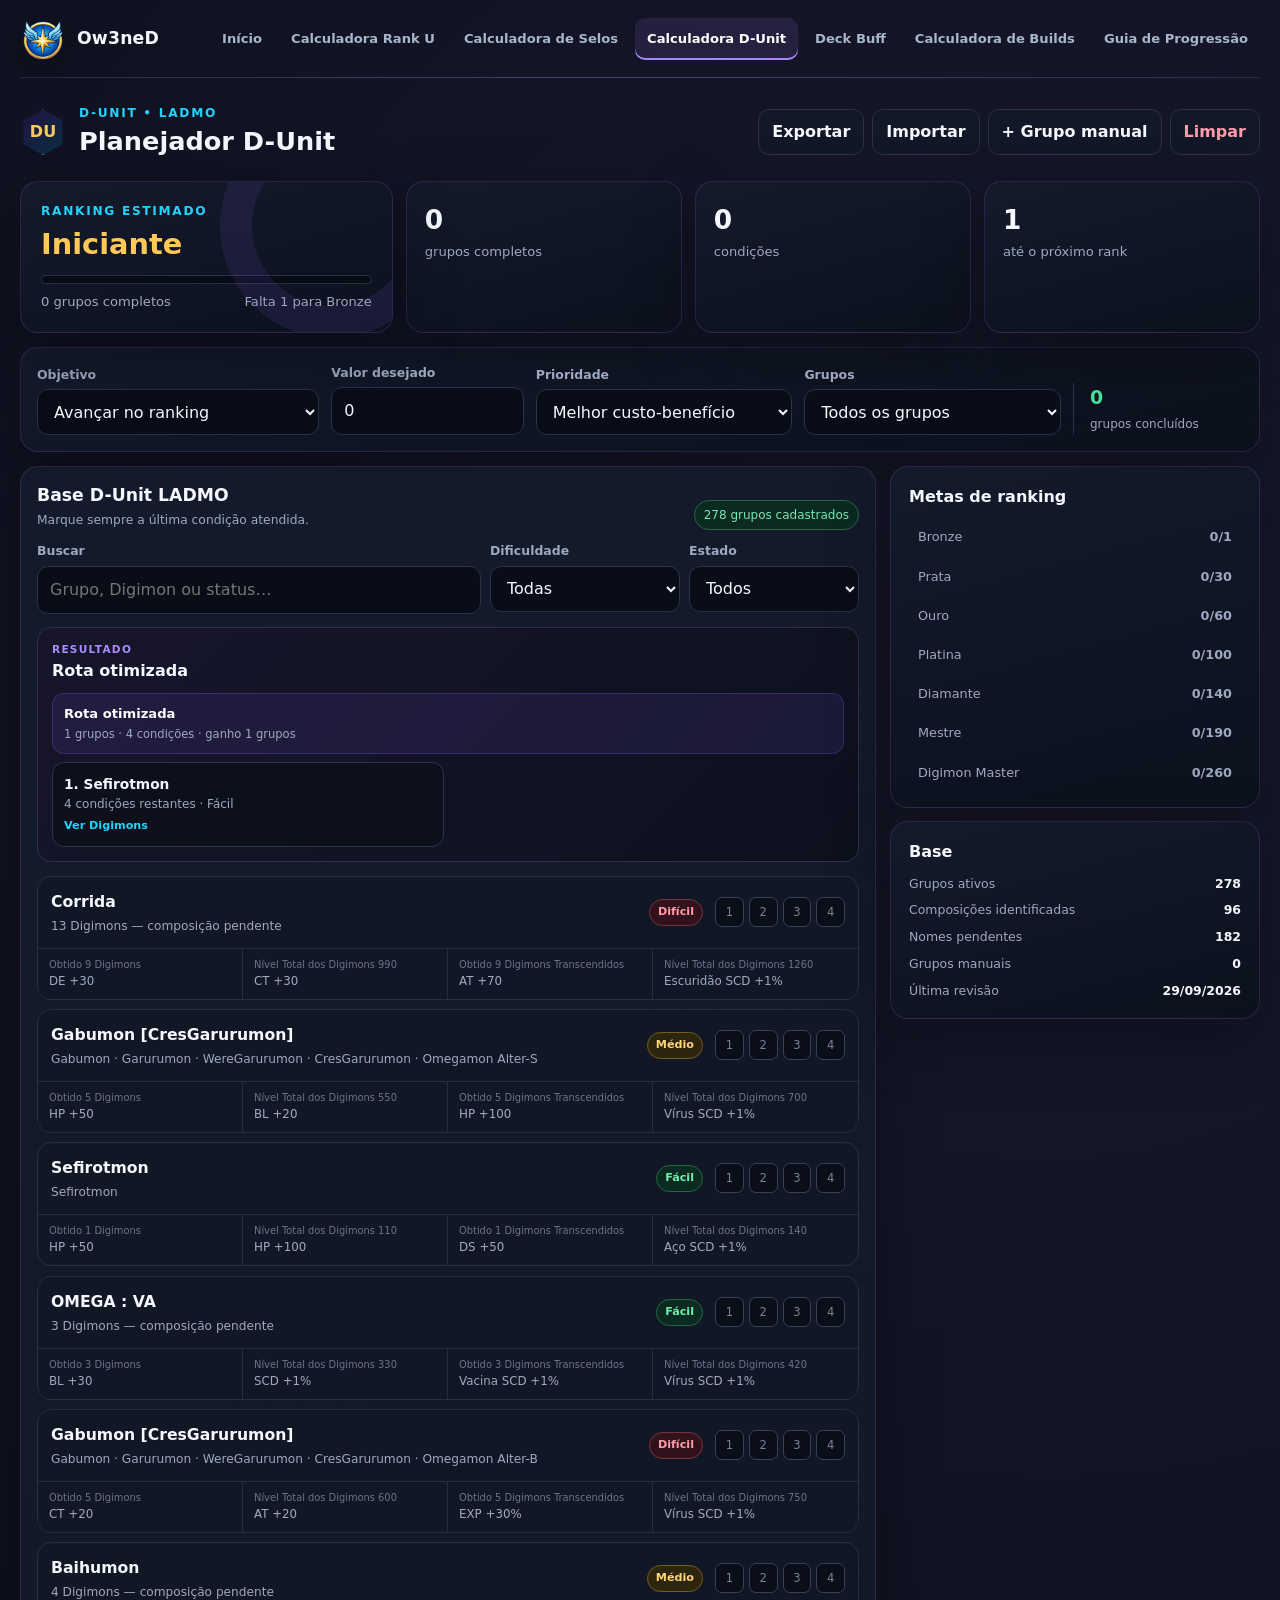
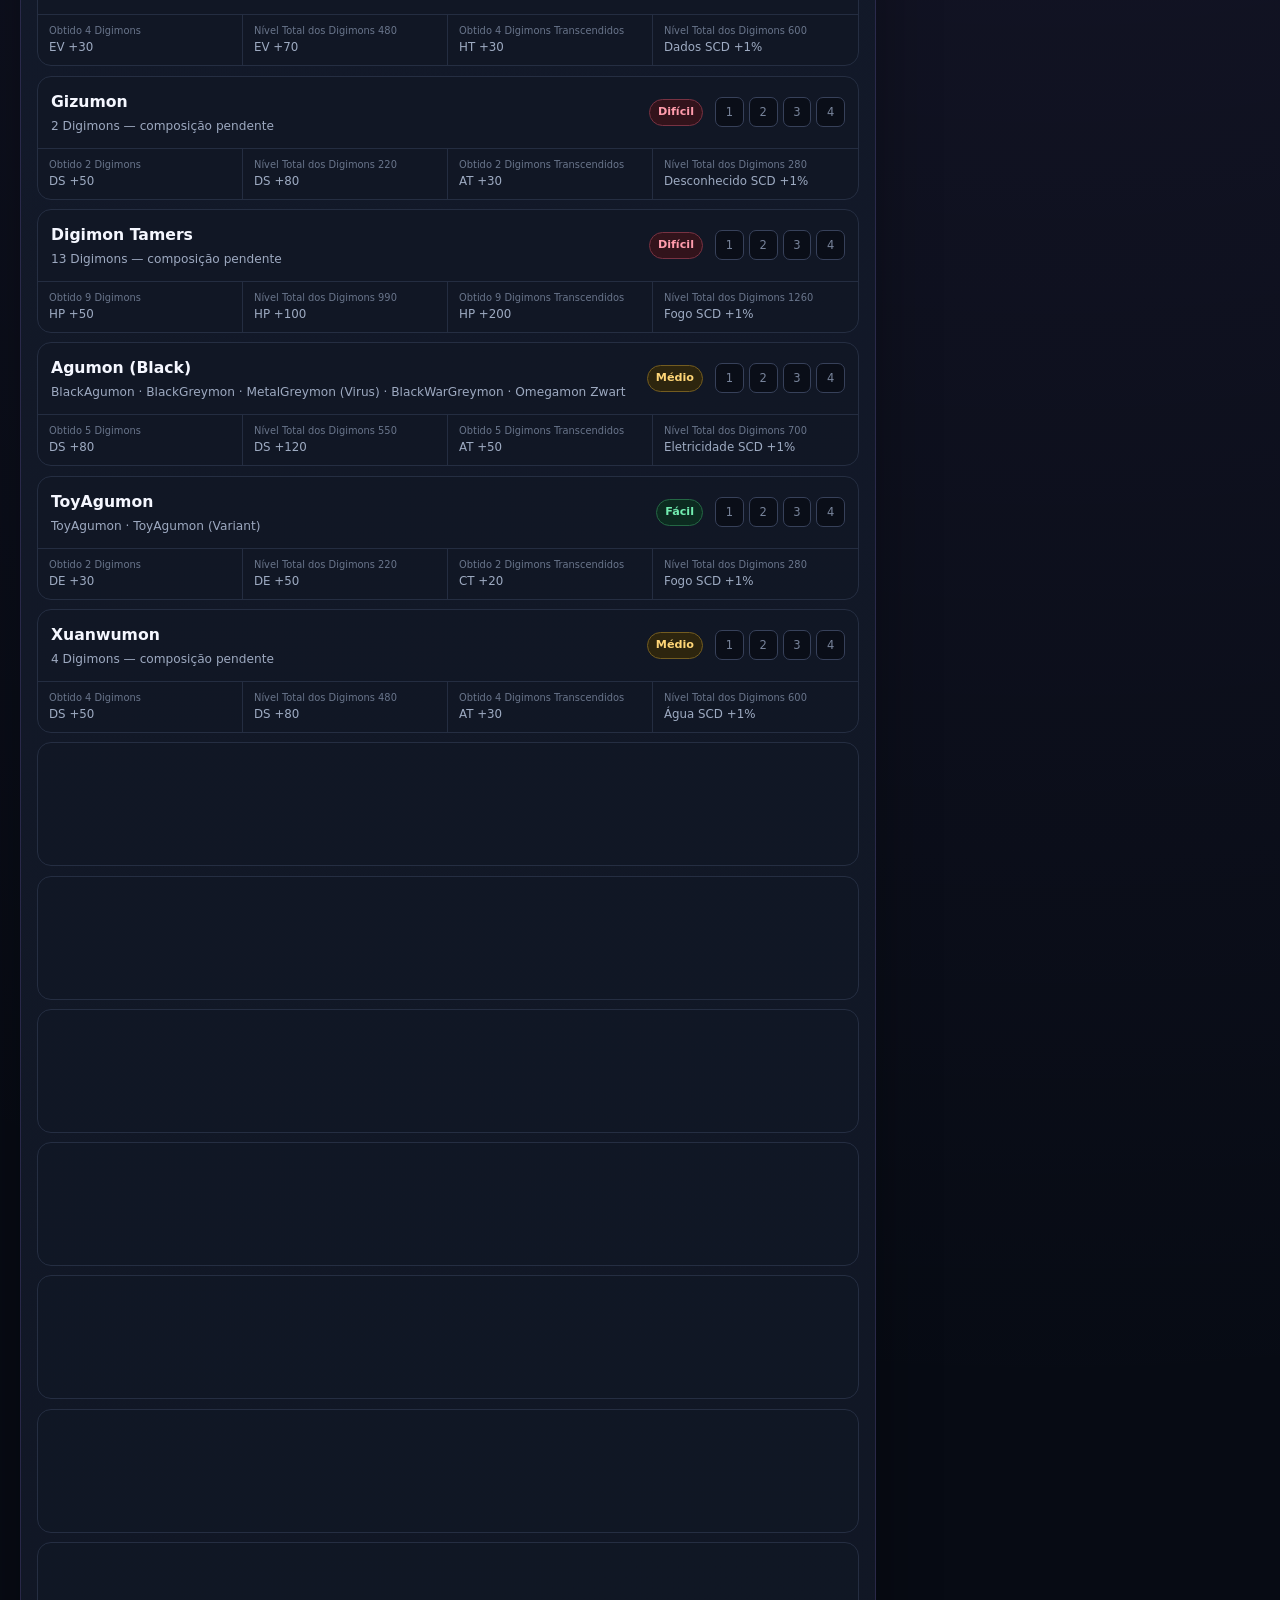
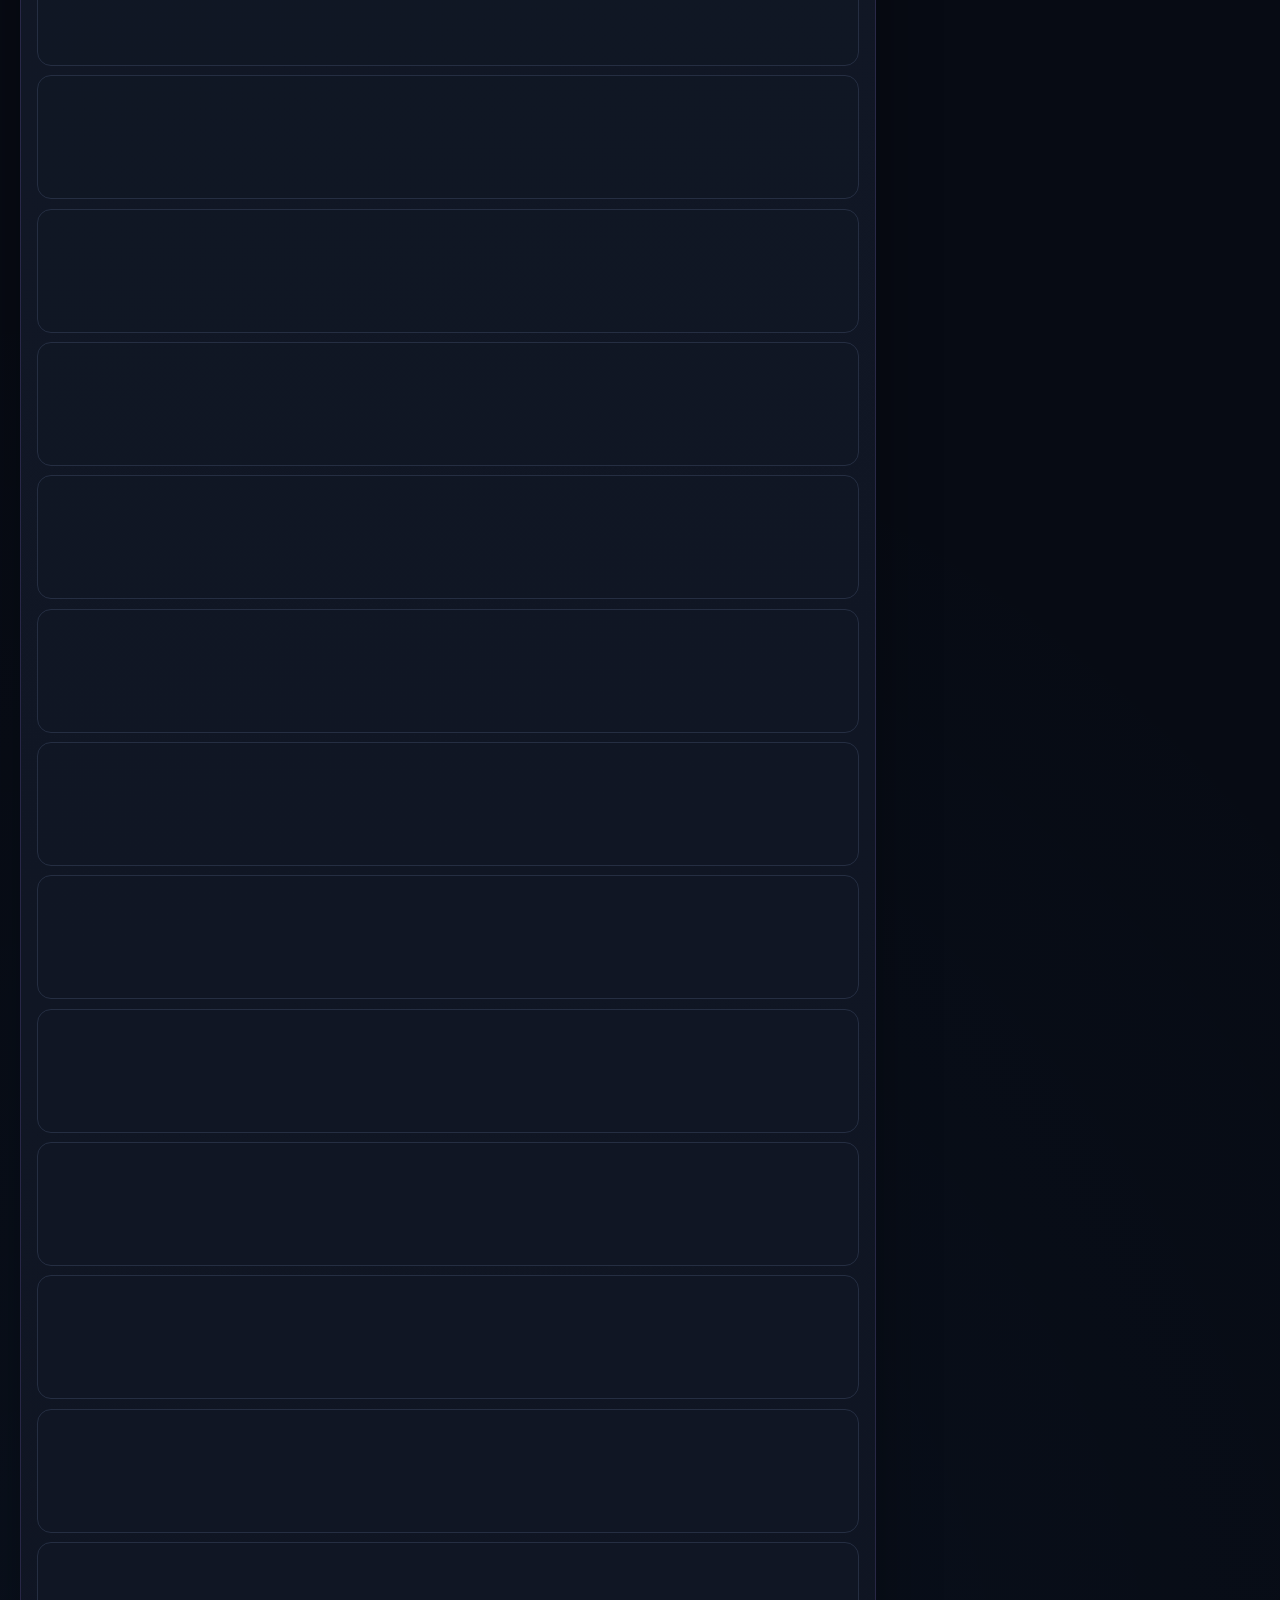
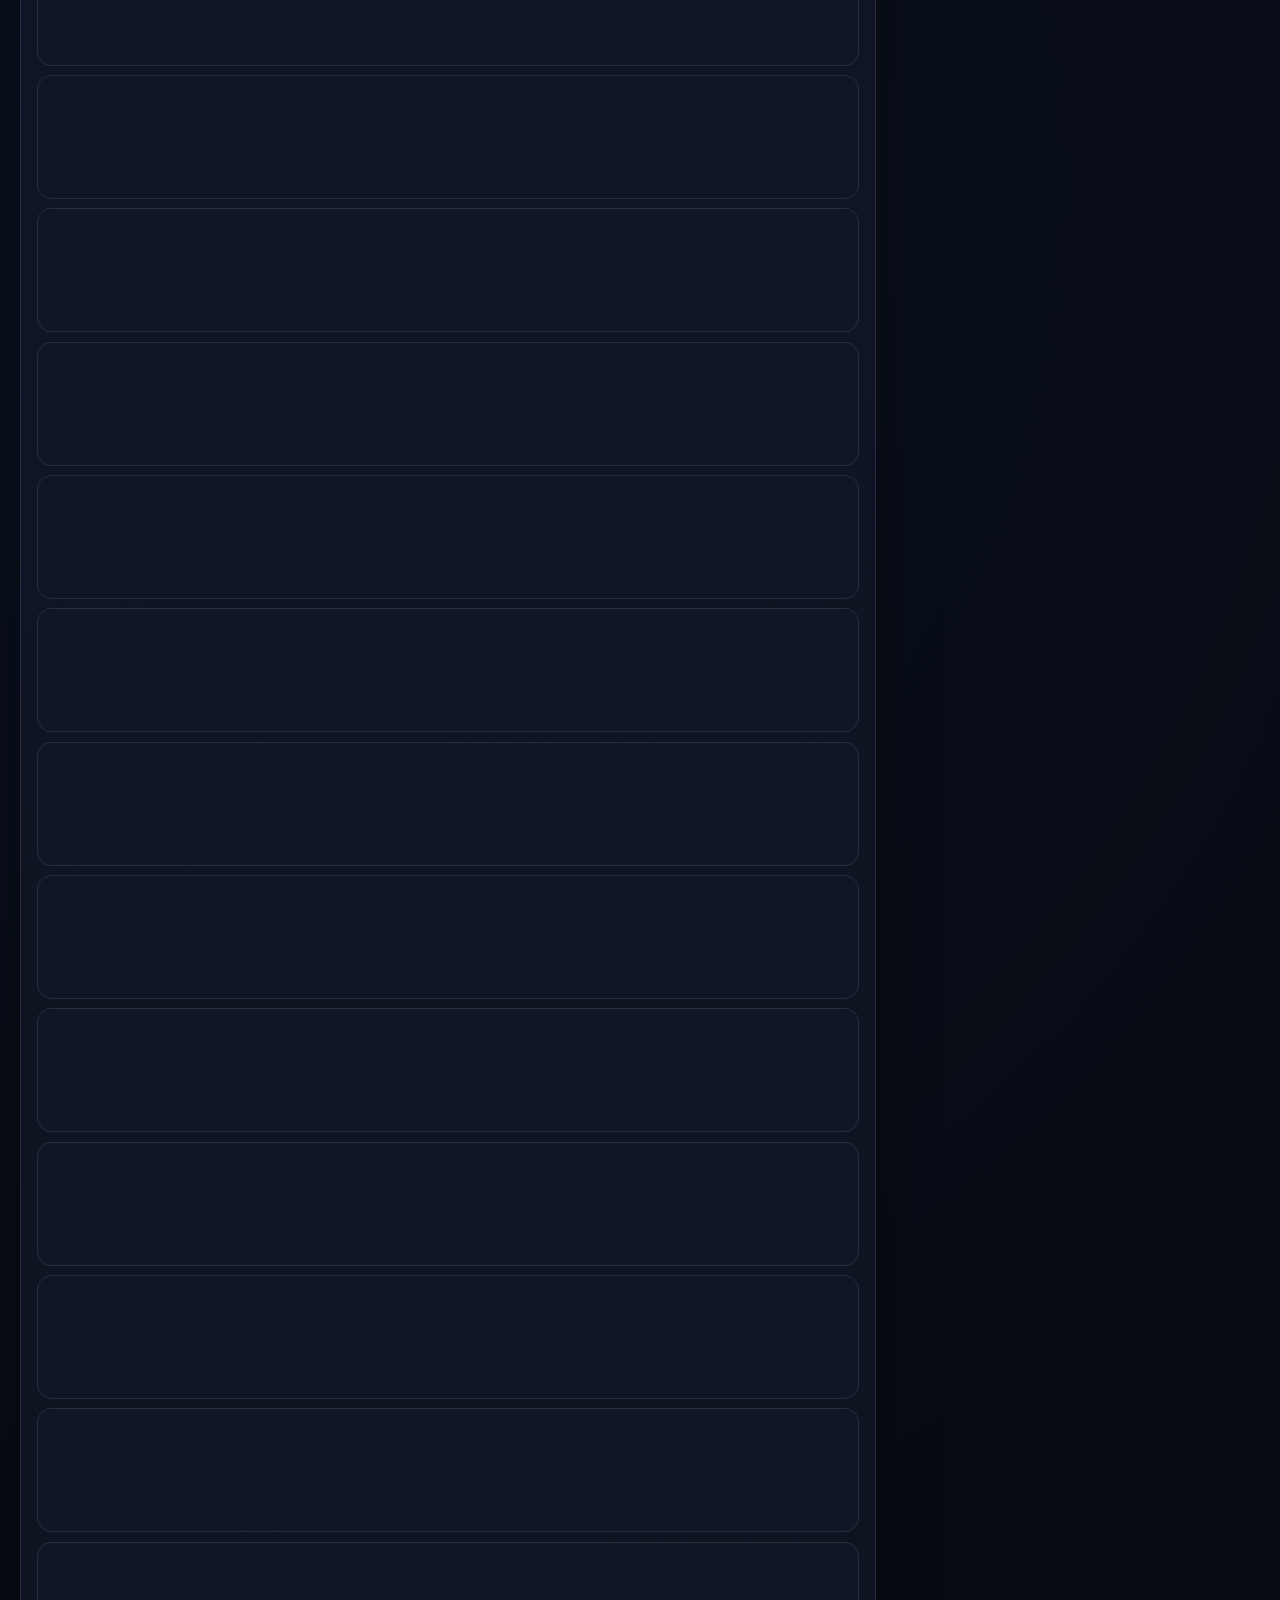
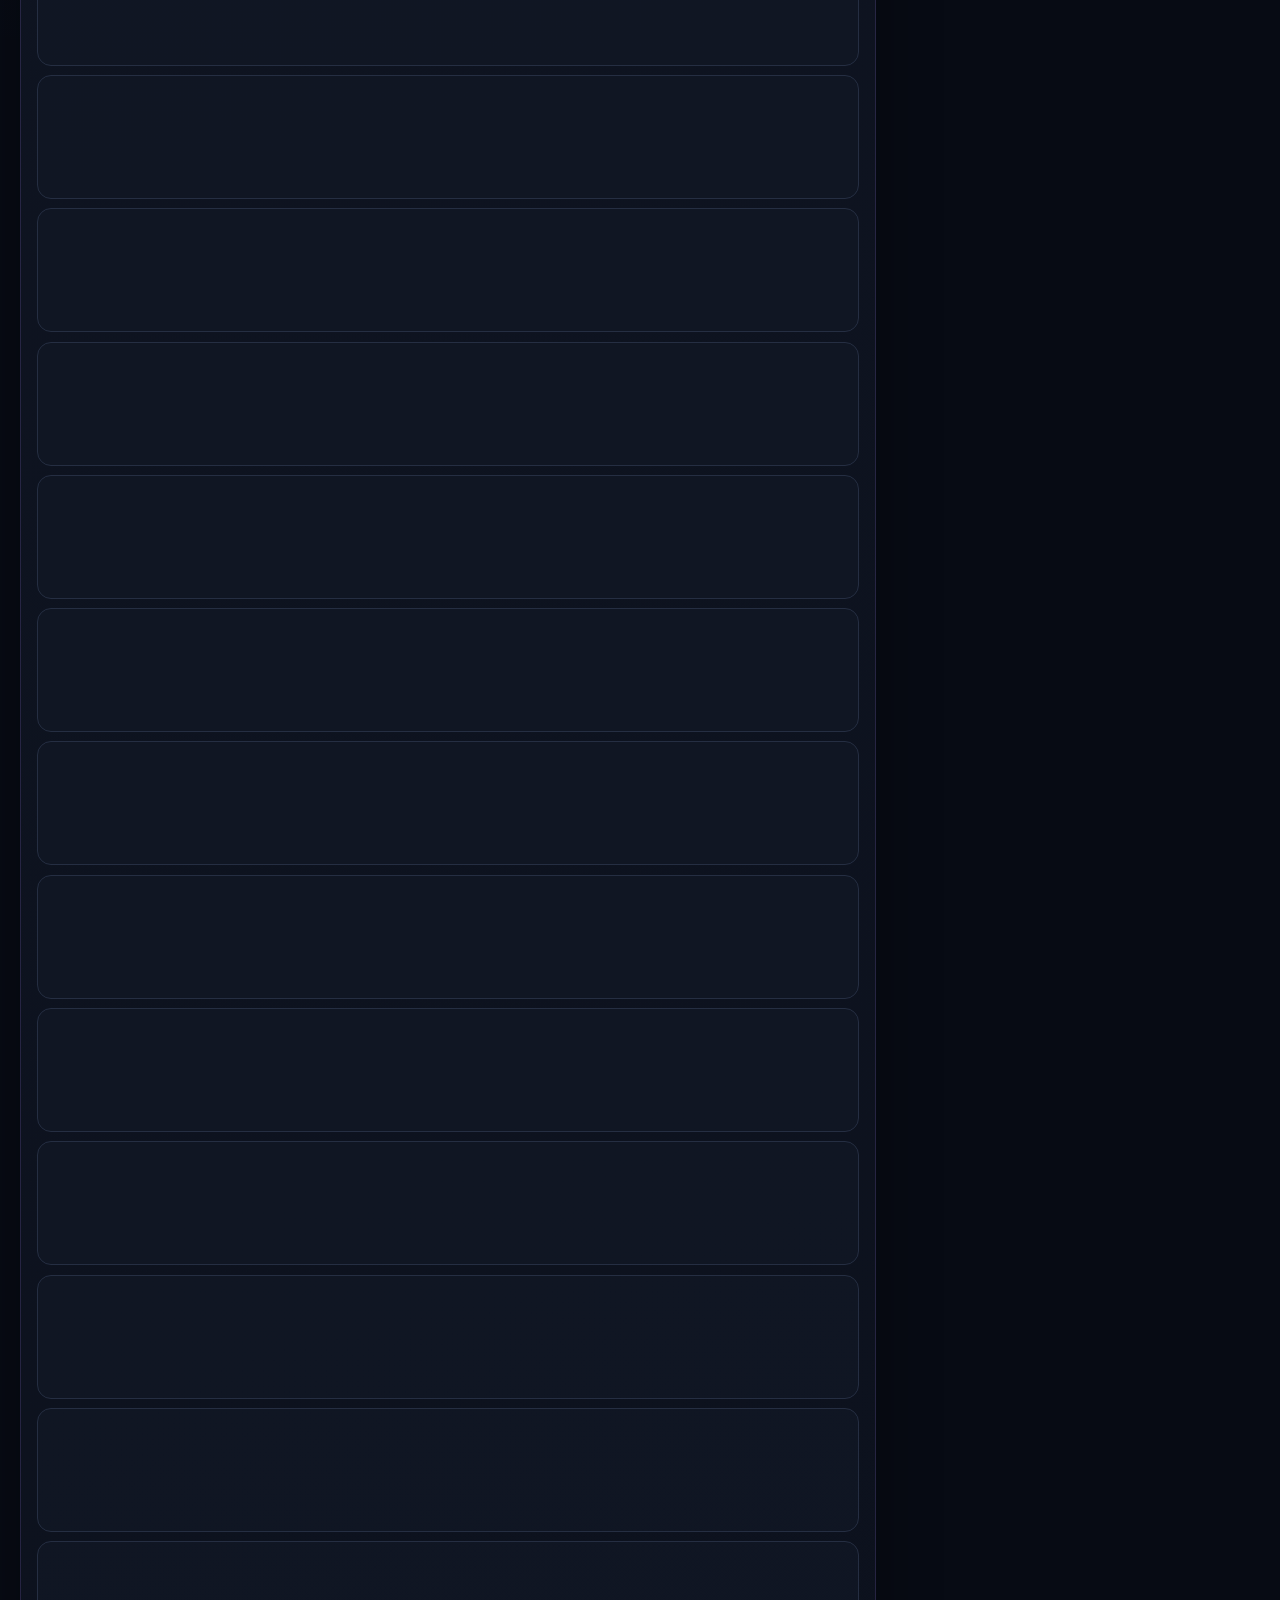
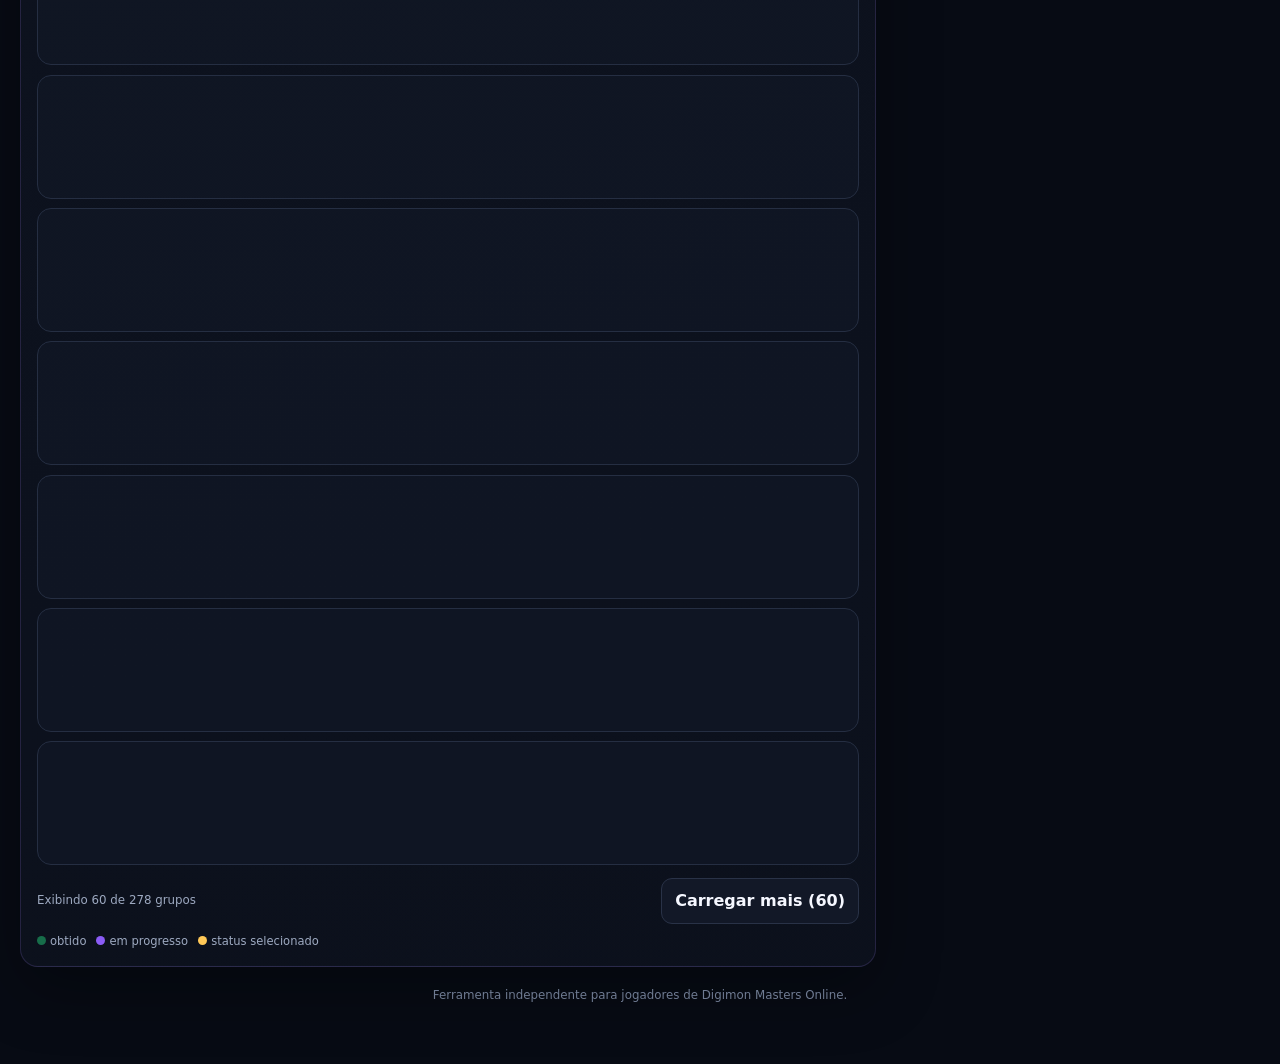
<file: dunit/index.html>
<!DOCTYPE html>

<html lang="pt-BR">
<head>
<meta charset="utf-8"/>
<meta content="width=device-width,initial-scale=1" name="viewport"/>
<meta content="#080b14" name="theme-color"/>
<title>Calculadora D-Unit | Ow3neD</title>
<meta content="Planeje grupos, status e rankings do D-Unit no LADMO com rota otimizada." name="description"/>
<meta content="Calculadora D-Unit | Ow3neD" property="og:title"/>
<meta content="Planeje grupos, status e rankings do D-Unit no LADMO com rota otimizada." property="og:description"/>
<meta content="website" property="og:type"/>
<link href="../assets/logo.png" rel="icon" type="image/png"/>
<link href="../assets/ow3ned-ui.css?v=54" rel="stylesheet"/>
<link href="dunit.css?v=54" rel="stylesheet"/>
</head>
<body data-page="dunit">
<a class="skip-link" href="#conteudo">Pular para o conteúdo</a>
<header class="guild-nav">
<a aria-label="Ow3neD - página inicial" class="guild-brand" href="../"><img alt="" height="38" src="../assets/logo.png" width="38"/><span>Ow3neD</span></a>
<nav aria-label="Navegação principal" class="guild-links"><a href="../">Início</a><a href="../calculator/">Calculadora Rank U</a><a href="../seals/">Calculadora de Selos</a><a aria-current="page" class="active" href="./">Calculadora D-Unit</a><a href="../decks/">Deck Buff</a><a href="../builds/">Calculadora de Builds</a><a href="../guide/">Guia de Progressão</a></nav>
</header>
<main class="shell" id="conteudo">
<header class="topbar">
<div class="brand"><div aria-hidden="true" class="mark">DU</div><div><div class="eyebrow">D-UNIT • LADMO</div><h1>Planejador D-Unit</h1></div></div>
<div class="actions"><button class="btn secondary" id="exportBtn" type="button">Exportar</button><button class="btn secondary" id="importBtn" type="button">Importar</button><button class="btn" id="addBtn" type="button">+ Grupo manual</button><button class="btn danger" id="resetBtn" type="button">Limpar</button></div>
</header>
<section aria-label="Resumo do ranking" class="summary">
<article class="card rank-card"><div class="eyebrow">Ranking estimado</div><div class="rank-name" id="rankName">Iniciante</div><div aria-label="Progresso para o próximo ranking" aria-valuemax="100" aria-valuemin="0" aria-valuenow="0" class="progress" role="progressbar"><span id="rankBar"></span></div><div class="rank-detail"><span id="rankProgress">0 grupos completos</span><span id="rankNext">Falta 1 para Bronze</span></div></article>
<article class="card metric"><strong id="completeCount">0</strong><span>grupos completos</span></article>
<article class="card metric"><strong id="conditionCount">0</strong><span>condições</span></article>
<article class="card metric"><strong id="nextCount">1</strong><span>até o próximo rank</span></article>
</section>
<section aria-label="Configurar rota" class="card planner">
<div class="field"><label for="goal">Objetivo</label><select class="select" id="goal"><option value="rank">Avançar no ranking</option><option>AT</option><option>HT</option><option>CT</option><option>HP</option><option>DS</option><option>DE</option><option>EV</option><option>BL</option><option value="SCD">SCD</option><option value="Dano de atributo básico">Dano de atributo básico</option><option value="Vacina SCD">SCD de Vacina</option><option value="Dados SCD">SCD de Dados</option><option value="Vírus SCD">SCD de Vírus</option><option value="Luz SCD">SCD de Luz</option><option value="Escuridão SCD">SCD de Escuridão</option><option value="Desconhecido SCD">SCD Desconhecido</option><option value="Fogo SCD">SCD de Fogo</option><option value="Gelo SCD">SCD de Gelo</option><option value="Água SCD">SCD de Água</option><option value="Madeira SCD">SCD de Madeira</option><option value="Vento SCD">SCD de Vento</option><option value="Eletricidade SCD">SCD de Eletricidade</option><option value="Aço SCD">SCD de Aço</option><option value="Terra SCD">SCD de Terra</option><option>EXP</option></select></div>
<div class="field"><label for="targetAmount">Valor desejado</label><input class="input" disabled="" id="targetAmount" min="0" step="1" type="number" value="0"/></div>
<div class="field"><label for="strategy">Prioridade</label><select class="select" id="strategy"><option value="balanced">Melhor custo-benefício</option><option value="fast">Menos condições</option><option value="cheap">Mais acessível</option><option value="gain">Menos grupos</option></select></div>
<div class="field"><label for="availability">Grupos</label><select class="select" id="availability"><option value="all">Todos os grupos</option><option value="noevent">Excluir grupos de evento</option><option value="accessible">Somente fácil/médio</option></select></div>
<div aria-live="polite" class="goal-output"><strong id="earnedGoal">0</strong><span id="earnedLabel">grupos concluídos</span></div>
</section>
<section class="workspace">
<article class="card main">
<div class="database-head"><div><h2>Base D-Unit LADMO</h2><p>Marque sempre a última condição atendida.</p></div><span class="verified" id="verifiedCount"></span></div>
<div class="tools">
<div class="tool-field"><label for="search">Buscar</label><input autocomplete="off" class="input" id="search" placeholder="Grupo, Digimon ou status…"/></div>
<div class="tool-field"><label for="difficulty">Dificuldade</label><select class="select" id="difficulty"><option value="all">Todas</option><option>Fácil</option><option>Médio</option><option>Difícil</option><option>Evento</option></select></div>
<div class="tool-field"><label for="state">Estado</label><select class="select" id="state"><option value="all">Todos</option><option value="near">Quase completos</option><option value="complete">Completos</option><option value="pending">Pendentes</option></select></div>
</div>
<section aria-labelledby="routeTitle" class="route-panel">
<div class="route-panel-head"><div><p class="eyebrow">RESULTADO</p><h2 id="routeTitle">Rota otimizada</h2></div></div>
<div aria-live="polite" class="route" id="route"></div>
</section>
<div class="list" id="groupList"></div>
<div class="list-footer"><span aria-live="polite" class="list-status" id="listStatus"></span><button class="btn load-more" hidden="" id="loadMoreBtn" type="button">Carregar mais</button></div>
<div aria-label="Legenda" class="legend"><span><i style="background:#176d4a"></i>obtido</span><span><i style="background:#8b5cf6"></i>em progresso</span><span><i style="background:#ffc857"></i>status selecionado</span></div>
</article>
<aside class="side">
<section class="card"><h2>Metas de ranking</h2><div class="ranks" id="ranks"></div></section>
<section class="card"><h2>Base</h2><div class="quality"><div class="quality-row"><span>Grupos ativos</span><b id="qOfficial">0</b></div><div class="quality-row"><span>Composições identificadas</span><b id="qCompleteCompositions">0</b></div><div class="quality-row"><span>Nomes pendentes</span><b id="qPartialCompositions">0</b></div><div class="quality-row"><span>Grupos manuais</span><b id="qCustom">0</b></div><div class="quality-row"><span>Última revisão</span><b>29/09/2026</b></div></div></section>
</aside>
</section>
<p class="footer">Ferramenta independente para jogadores de Digimon Masters Online.</p>
</main>
<dialog aria-labelledby="difficultyTitle" class="modal difficulty-modal" id="difficultyModal">
<div class="modal-box difficulty-box">
<div class="difficulty-modal-head">
<div><p class="eyebrow">DIFICULDADE DO GRUPO</p><h2 id="difficultyTitle">Dificuldade</h2></div>
<button aria-label="Fechar explicação" class="modal-close" id="difficultyClose" type="button">×</button>
</div>
<p class="difficulty-deck-name" id="difficultyDeckName"></p>
<p class="difficulty-summary" id="difficultySummary"></p>
<div class="difficulty-metrics" id="difficultyMetrics"></div>
<section aria-labelledby="difficultyWhyTitle" class="difficulty-section">
<h3 id="difficultyWhyTitle">Por que este grupo tem essa dificuldade?</h3>
<ul class="difficulty-points" id="difficultyPoints"></ul>
</section>
<section aria-labelledby="difficultyEvolutionTitle" class="difficulty-section" hidden="" id="difficultyEvolutionSection">
<h3 id="difficultyEvolutionTitle">Evoluções e formas relevantes</h3>
<div class="difficulty-evolutions" id="difficultyEvolutions"></div>
</section>
<div class="difficulty-focus" id="difficultyFocus"></div>
</div>
</dialog>
<dialog class="modal" id="addModal"><form class="modal-box" id="addForm" method="dialog"><h2>Adicionar grupo manual</h2><div class="fields"><label>Nome do grupo<input id="newName" maxlength="100" required=""/></label><label>Digimons (separados por vírgula)<input id="newDigimon" maxlength="3000" required=""/></label><label>Quatro bônus (separados por vírgula)<input id="newRewards" maxlength="400" placeholder="AT +30, HT +50, EXP +20%, SCD +1%" required=""/></label><label>Dificuldade<select id="newDifficulty"><option>Fácil</option><option>Médio</option><option>Difícil</option><option>Evento</option></select></label></div><div class="modal-actions"><button class="btn" type="submit" value="cancel">Cancelar</button><button class="btn primary" id="saveGroup" type="submit" value="default">Salvar</button></div></form></dialog>
<input accept="application/json,.json" hidden="" id="fileInput" type="file"/>
<div aria-live="polite" class="toast" id="toast" role="status"></div>
<script src="dunit-data.js?v=54"></script>
<script src="dunit-optimizer.js?v=54"></script>
<script src="dunit-app.js?v=54"></script>
<script src="../assets/ow3ned-nav.js?v=54"></script>
</body>
</html>
</file>
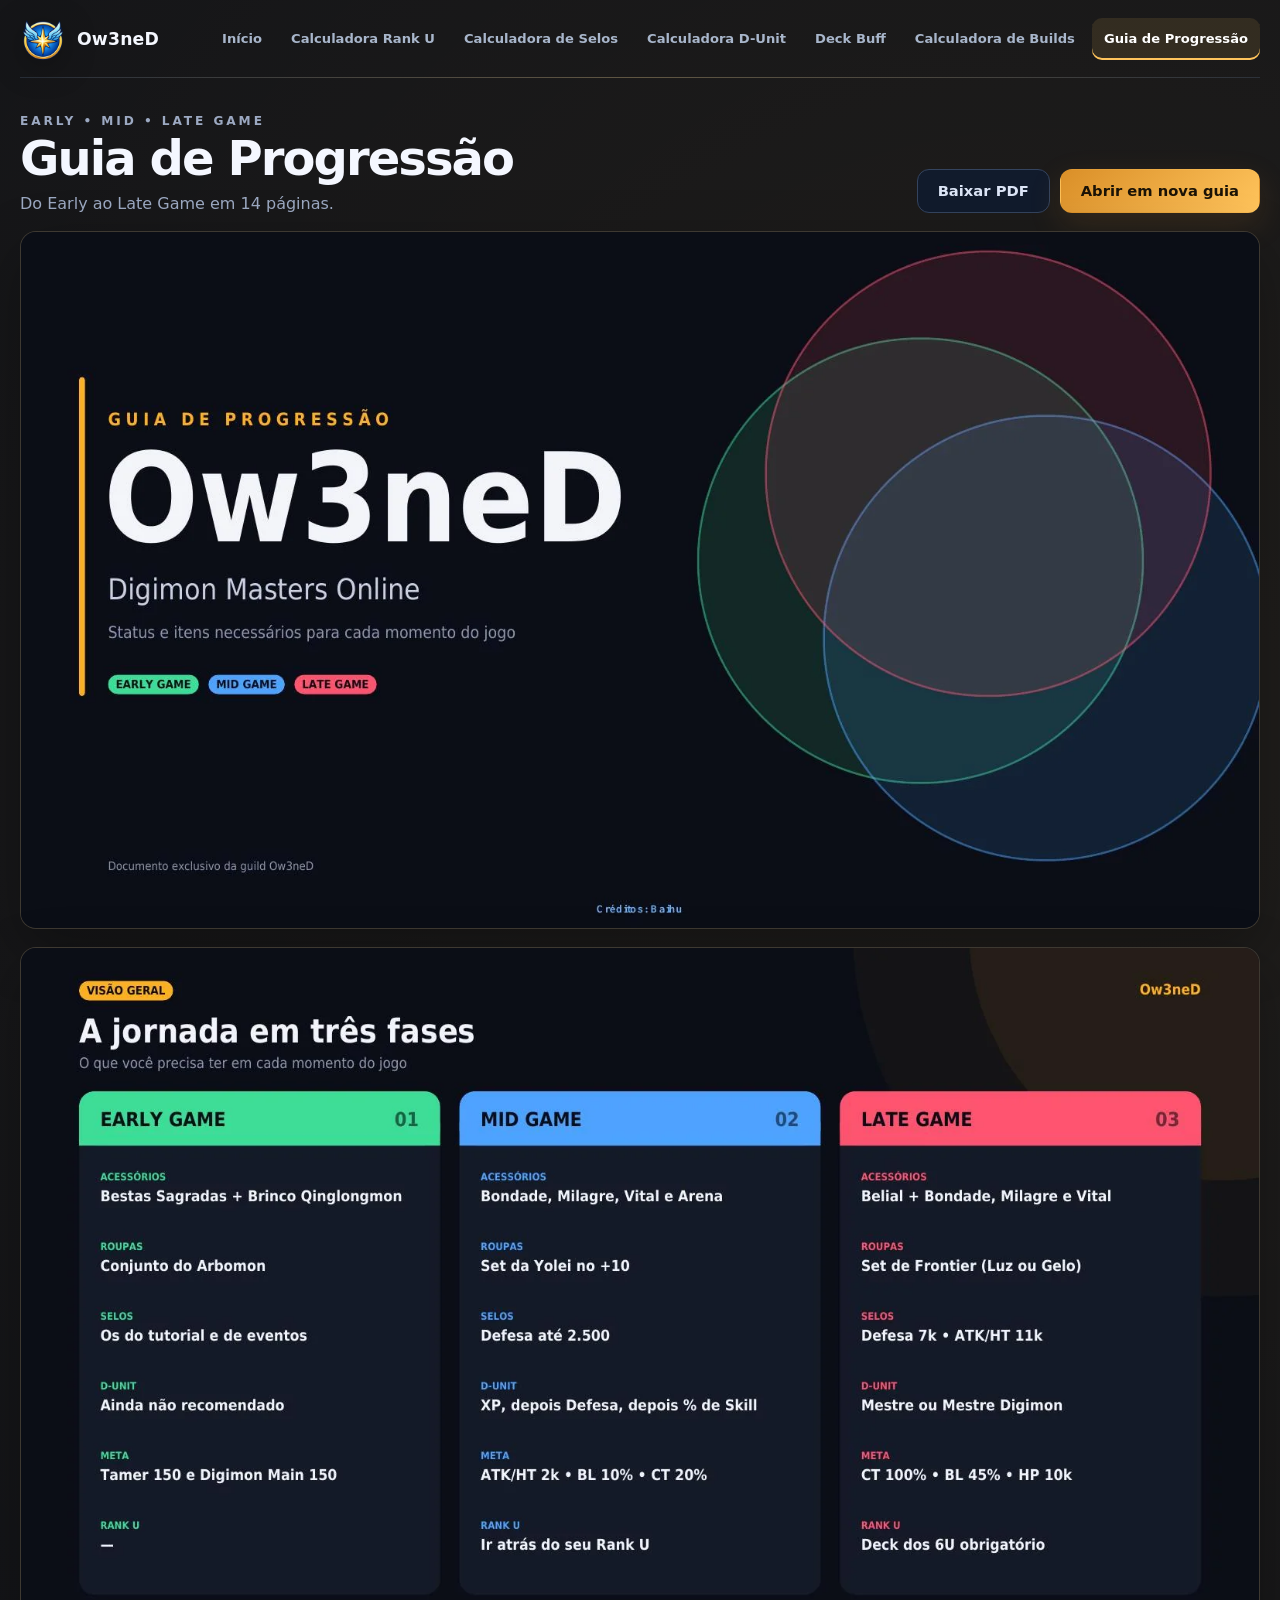
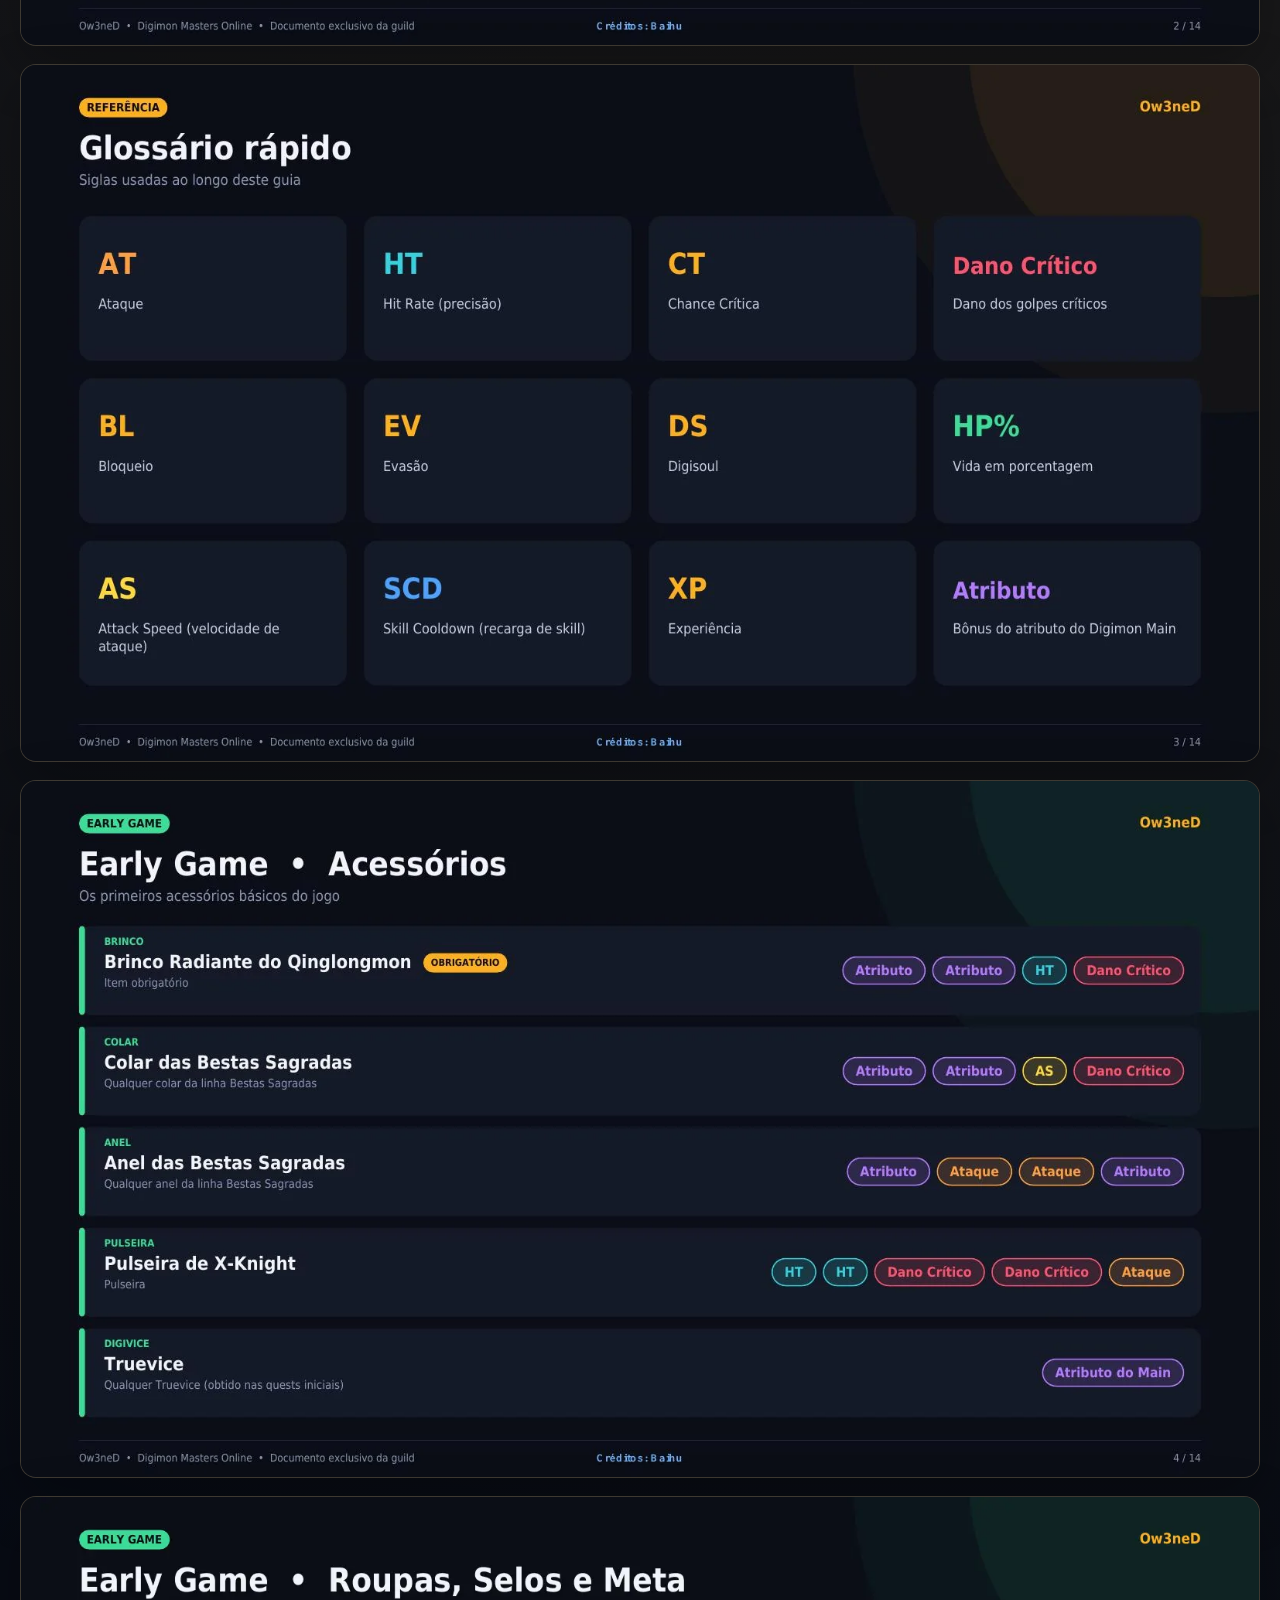
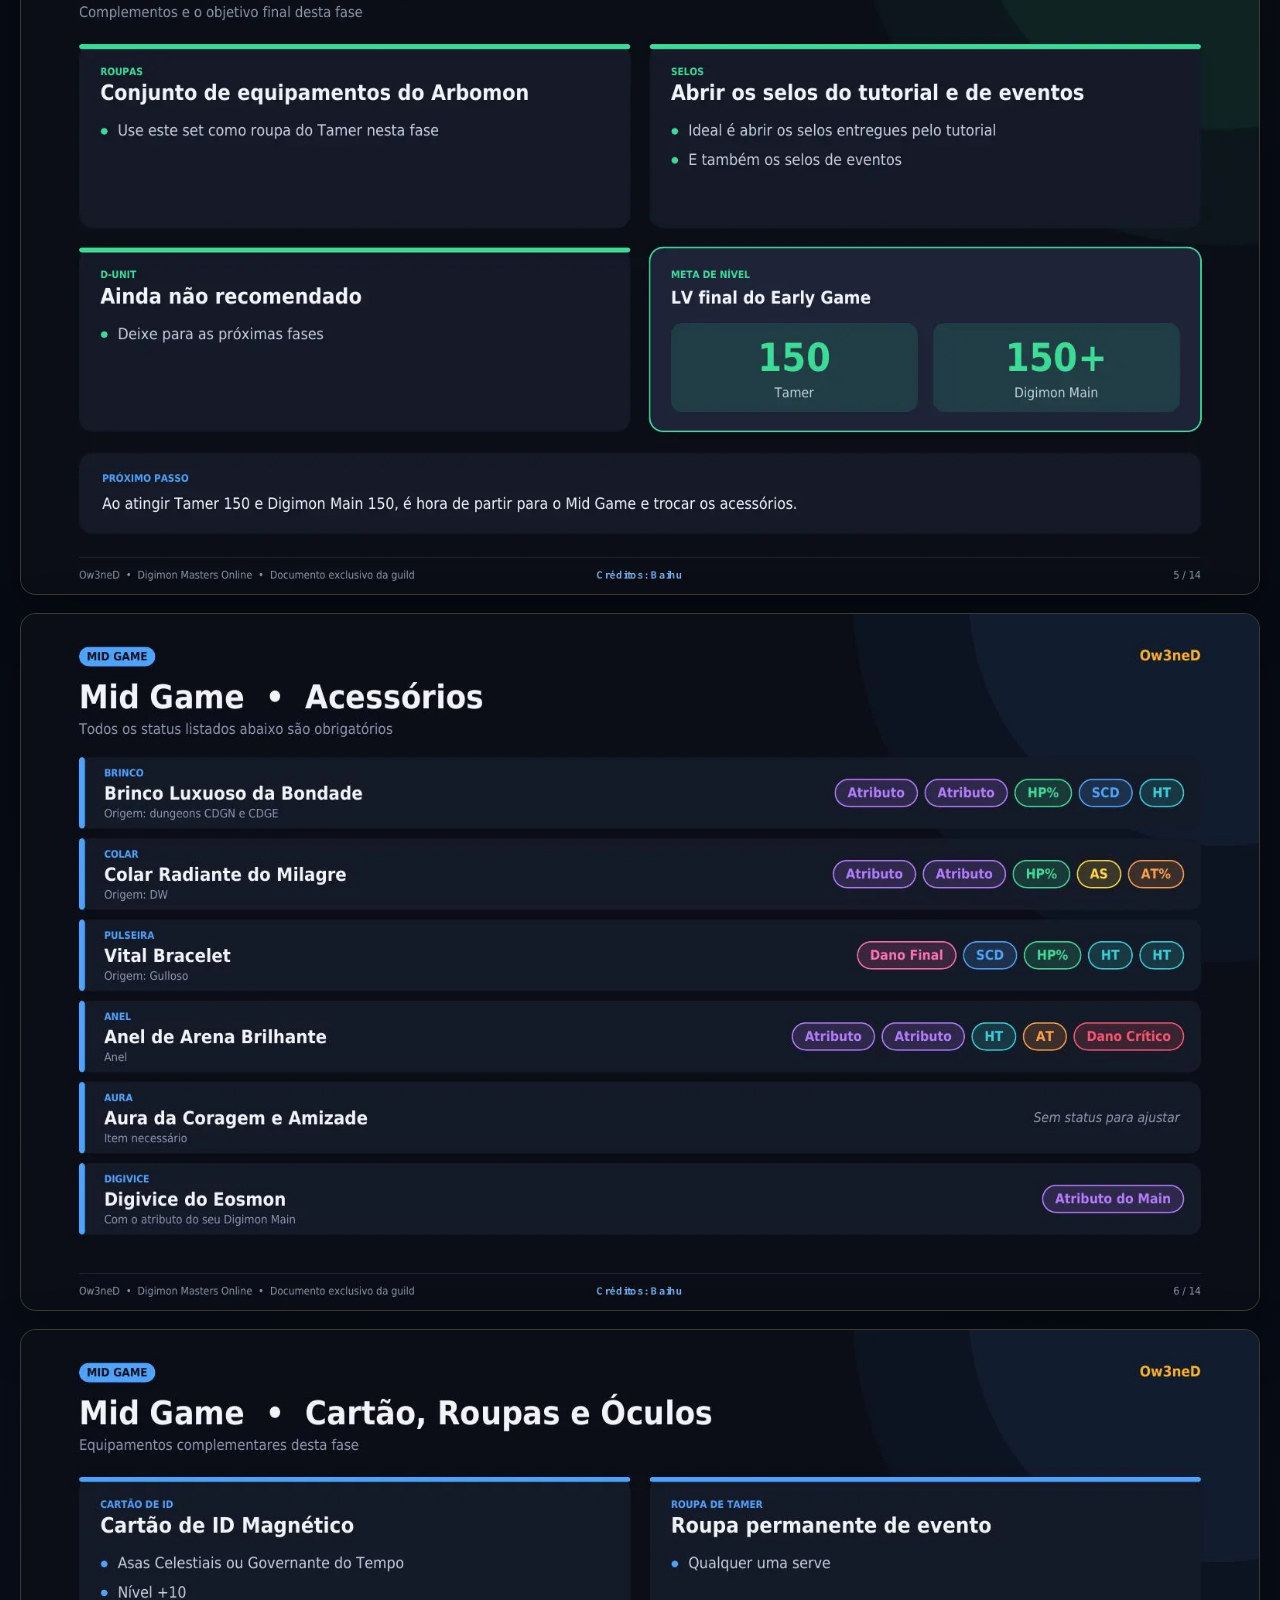
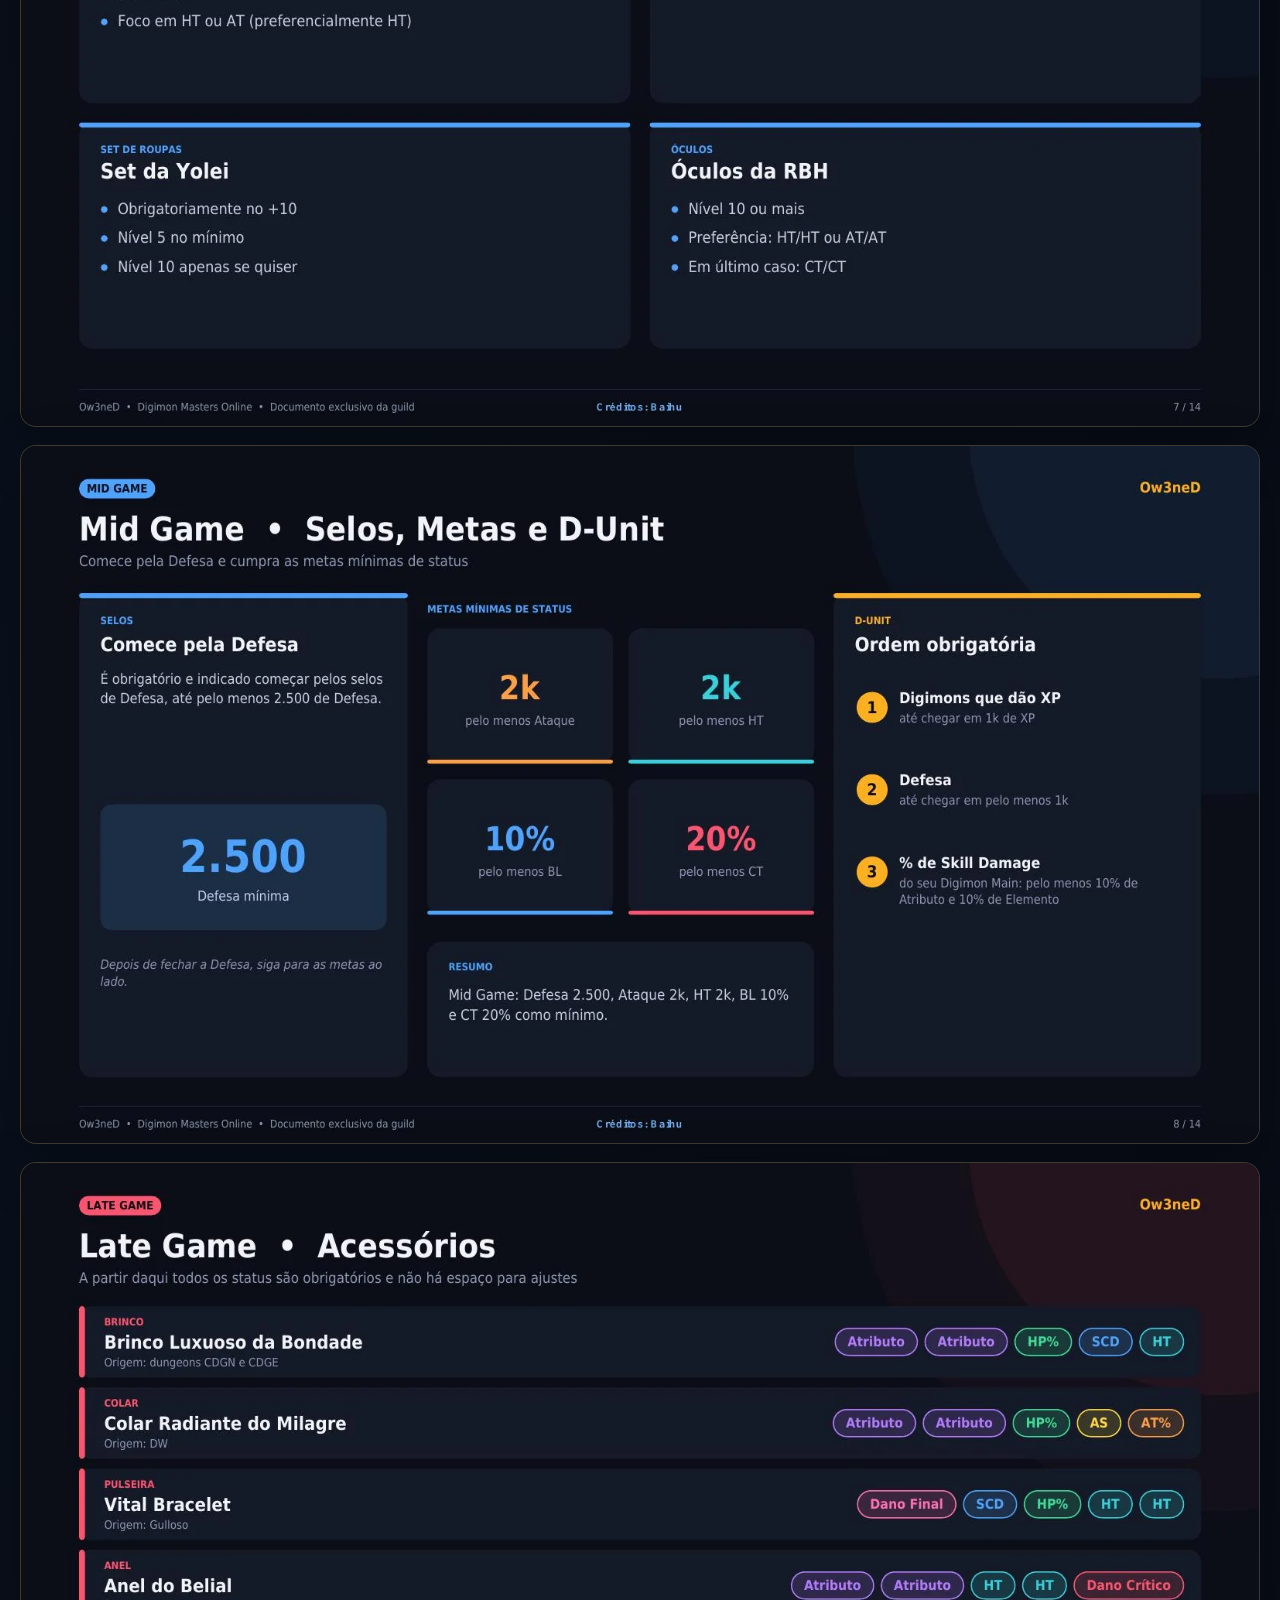
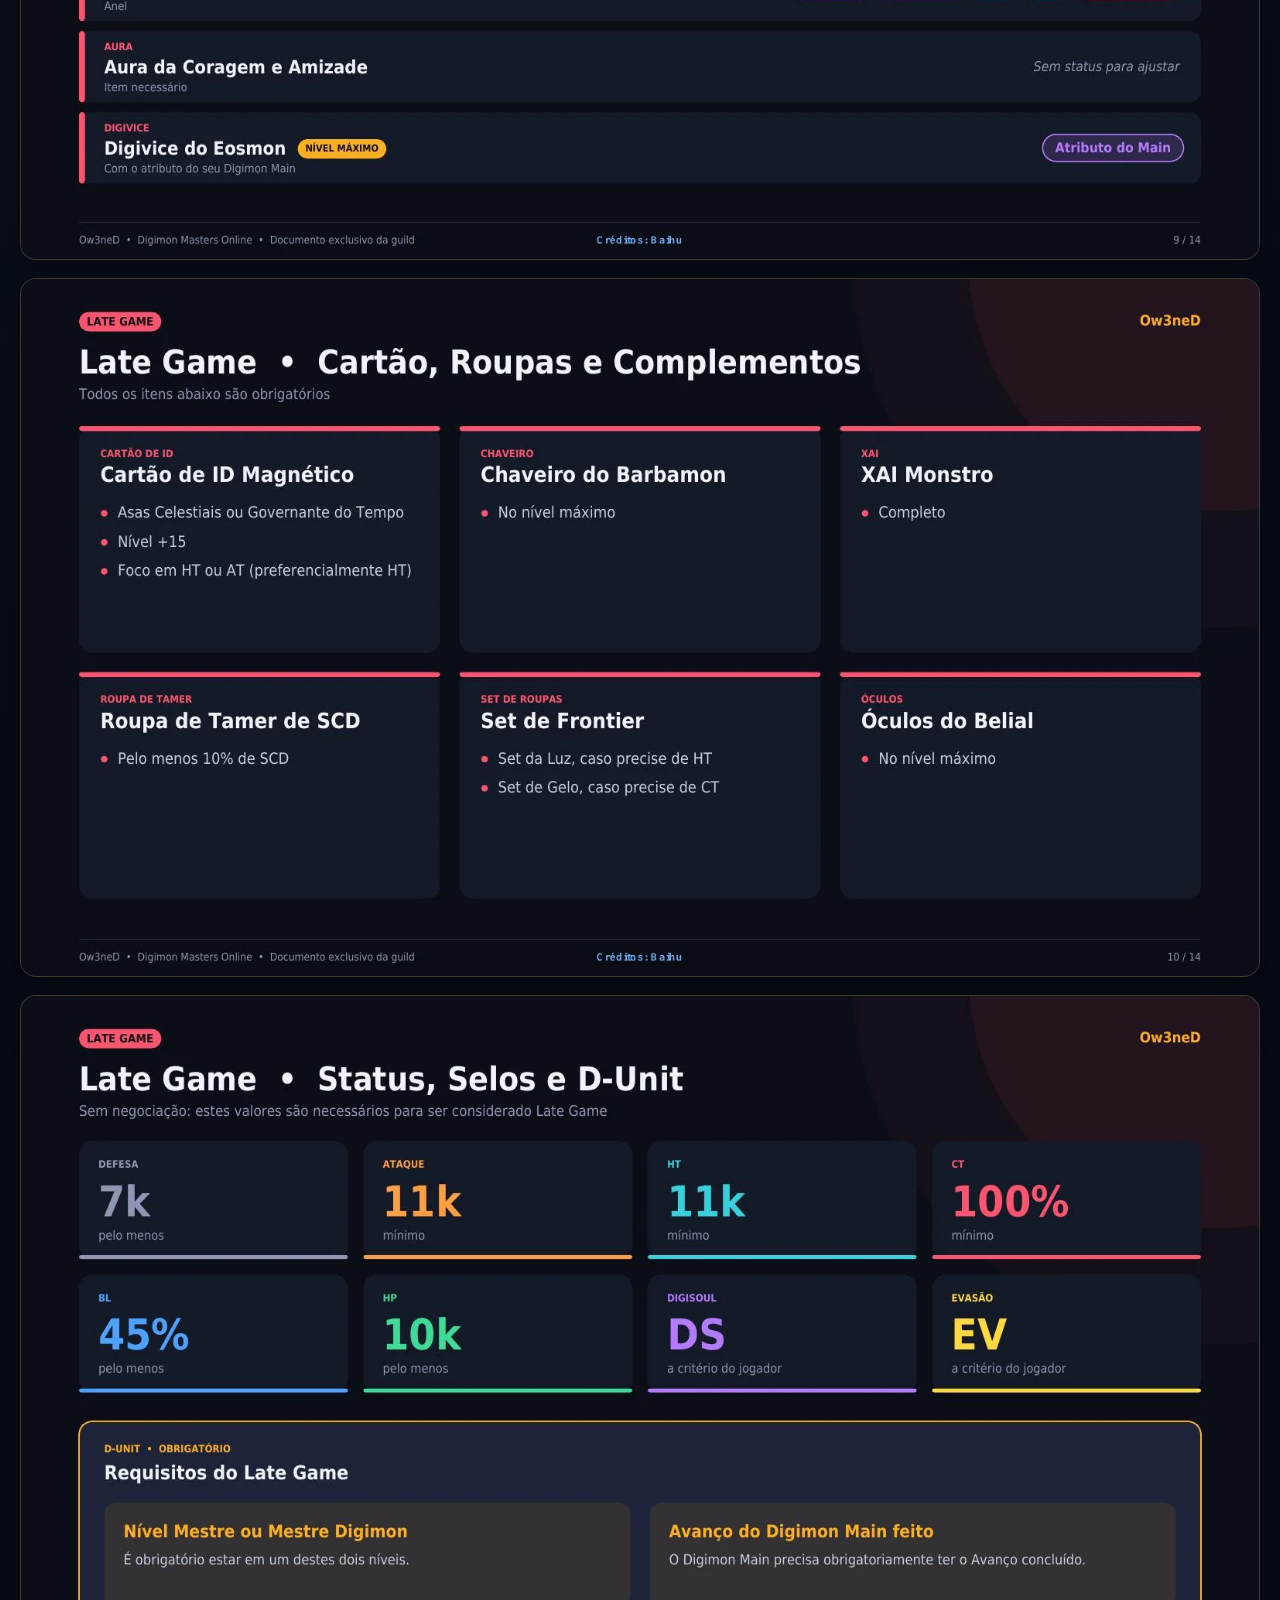
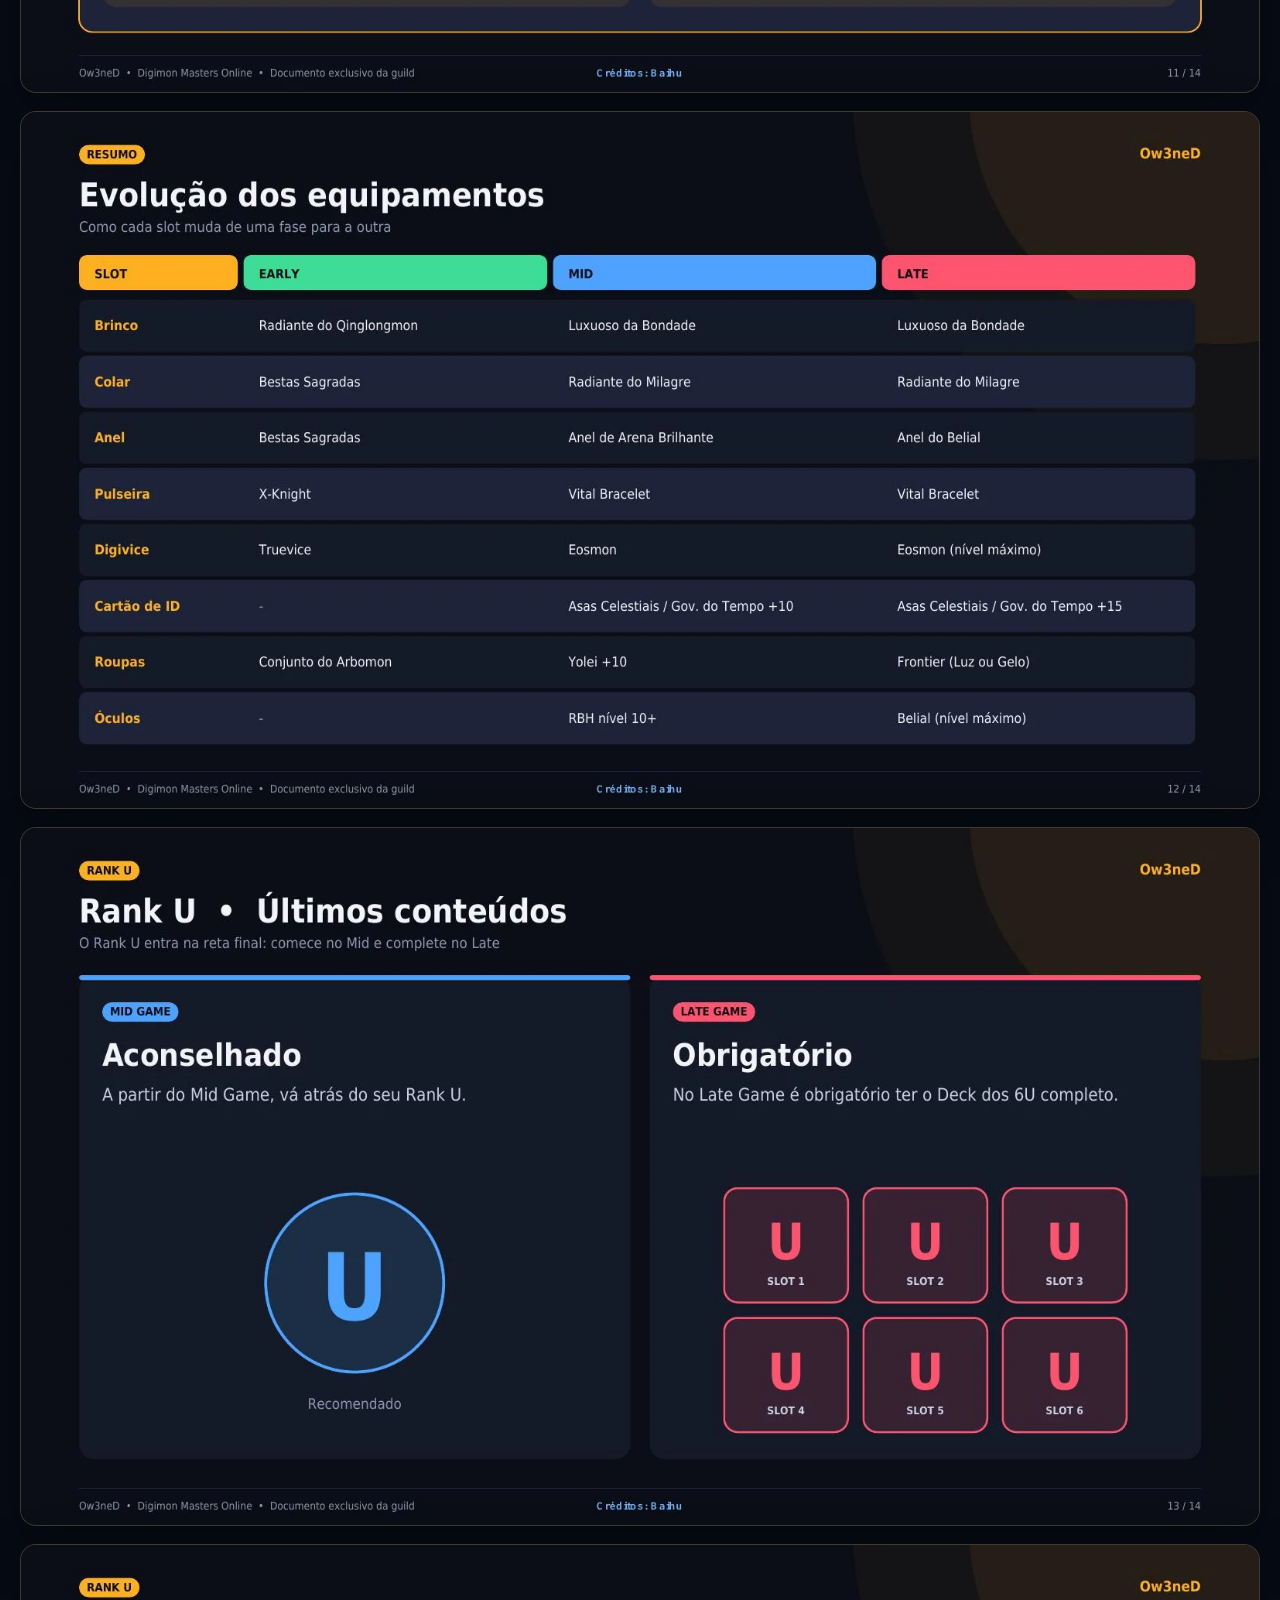
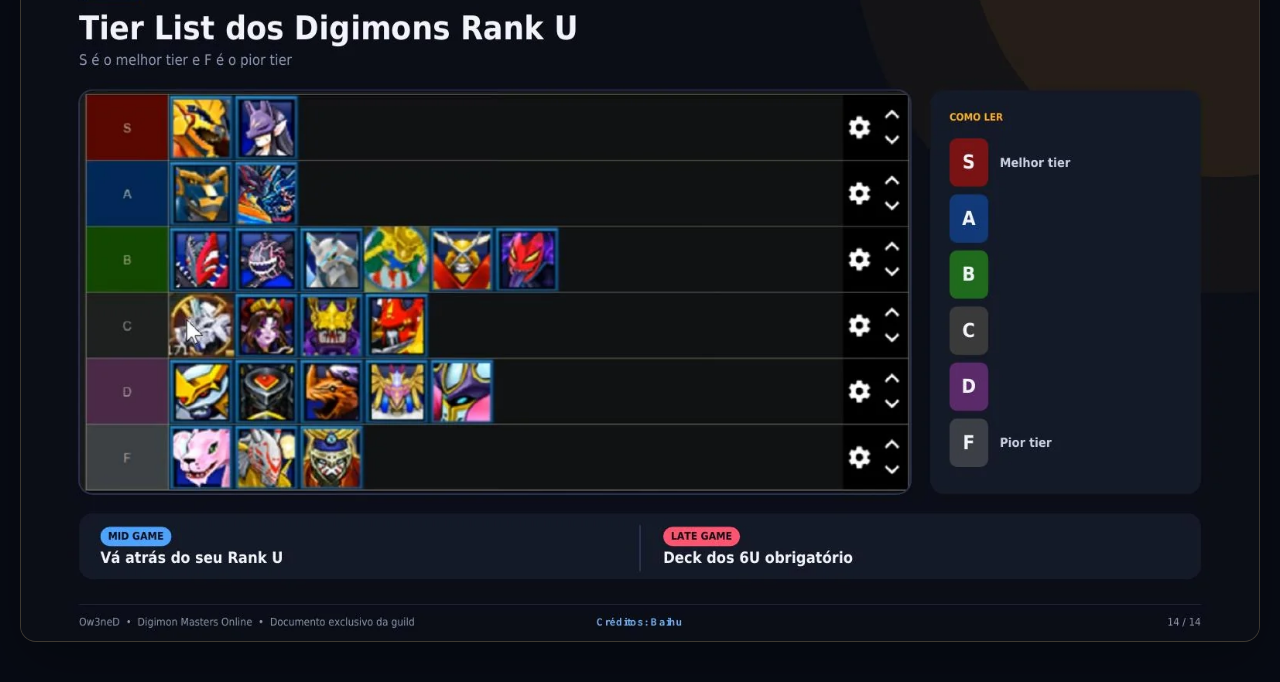
<file: guide/index.html>
<!DOCTYPE html>

<html lang="pt-BR">
<head>
<meta charset="utf-8"/>
<meta content="width=device-width, initial-scale=1" name="viewport"/>
<meta content="Guia de progressão da guilda Ow3neD para Digimon Masters Online." name="description"/>
<meta content="#080d18" name="theme-color"/>
<title>Guia de Progressão | Ow3neD</title>
<link href="../assets/logo.png" rel="icon" type="image/png"/>
<link href="../assets/site.css" rel="stylesheet"/>
<link href="../assets/ow3ned-ui.css?v=54" rel="stylesheet"/>
<meta content="Guia de Progressão | Ow3neD" property="og:title"/><meta content="Guia de progressão da guilda Ow3neD para Digimon Masters Online." property="og:description"/><meta content="website" property="og:type"/></head>
<body data-page="guide">
<a class="skip-link" href="#conteudo">Pular para o conteúdo</a>
<header class="site-header">
<a aria-label="Ow3neD - página inicial" class="brand" href="../"><img alt="" height="52" src="../assets/logo.png" width="52"/><span>Ow3neD</span></a>
<nav aria-label="Navegação principal"><a href="../">Início</a><a href="../calculator/">Calculadora Rank U</a><a href="../seals/">Calculadora de Selos</a><a href="../dunit/">Calculadora D-Unit</a><a href="../decks/">Deck Buff</a><a href="../builds/">Calculadora de Builds</a><a aria-current="page" class="active" href="./">Guia de Progressão</a></nav>
</header>
<main class="viewer-main" id="conteudo">
<div class="viewer-head">
<div><p class="eyebrow">EARLY • MID • LATE GAME</p><h1>Guia de Progressão</h1><p>Do Early ao Late Game em 14 páginas.</p></div>
<div class="download-row"><a class="button secondary" download="" href="../assets/Ow3neD_Guia_de_Progressao_DMO.pdf">Baixar PDF</a><a class="button primary" href="../assets/Ow3neD_Guia_de_Progressao_DMO.pdf" rel="noopener" target="_blank">Abrir em nova guia</a></div>
</div>
<div aria-label="Guia de Progressão da guilda Ow3neD, 14 páginas" class="guide-pages">
<img alt="Página 1 do Guia de Progressão" fetchpriority="high" height="900" src="../assets/guide-pages/guide-01.webp" width="1600"/>
<img alt="Página 2 do Guia de Progressão" height="900" loading="lazy" src="../assets/guide-pages/guide-02.webp" width="1600"/>
<img alt="Página 3 do Guia de Progressão" height="900" loading="lazy" src="../assets/guide-pages/guide-03.webp" width="1600"/>
<img alt="Página 4 do Guia de Progressão" height="900" loading="lazy" src="../assets/guide-pages/guide-04.webp" width="1600"/>
<img alt="Página 5 do Guia de Progressão" height="900" loading="lazy" src="../assets/guide-pages/guide-05.webp" width="1600"/>
<img alt="Página 6 do Guia de Progressão" height="900" loading="lazy" src="../assets/guide-pages/guide-06.webp" width="1600"/>
<img alt="Página 7 do Guia de Progressão" height="900" loading="lazy" src="../assets/guide-pages/guide-07.webp" width="1600"/>
<img alt="Página 8 do Guia de Progressão" height="900" loading="lazy" src="../assets/guide-pages/guide-08.webp" width="1600"/>
<img alt="Página 9 do Guia de Progressão" height="900" loading="lazy" src="../assets/guide-pages/guide-09.webp" width="1600"/>
<img alt="Página 10 do Guia de Progressão" height="900" loading="lazy" src="../assets/guide-pages/guide-10.webp" width="1600"/>
<img alt="Página 11 do Guia de Progressão" height="900" loading="lazy" src="../assets/guide-pages/guide-11.webp" width="1600"/>
<img alt="Página 12 do Guia de Progressão" height="900" loading="lazy" src="../assets/guide-pages/guide-12.webp" width="1600"/>
<img alt="Página 13 do Guia de Progressão" height="900" loading="lazy" src="../assets/guide-pages/guide-13.webp" width="1600"/>
<img alt="Página 14 do Guia de Progressão" height="900" loading="lazy" src="../assets/guide-pages/guide-14.webp" width="1600"/>
</div>
<section aria-label="Versão textual do Guia de Progressão" class="sr-only guide-transcript"><h2>Versão textual do Guia de Progressão</h2><article><h3>Página 1</h3><p>GUIA DE PROGRESSÃO</p><p>Ow3neD Digimon Masters Online Status e itens necessários para cada momento do jogo</p><p>EARLY GAME       MID GAME       LATE GAME</p><p>Documento exclusivo da guild Ow3neD</p><p>Créditos: Baihu</p></article><article><h3>Página 2</h3><p>VISÃO GERAL                                                                                                                                     Ow3neD</p><p>A jornada em três fases O que você precisa ter em cada momento do jogo</p><p>EARLY GAME                                             01     MID GAME                               02   LATE GAME                            03</p><p>ACESSÓRIOS                                                    ACESSÓRIOS                                  ACESSÓRIOS</p><p>Bestas Sagradas + Brinco Qinglongmon                          Bondade, Milagre, Vital e Arena             Belial + Bondade, Milagre e Vital</p><p>ROUPAS                                                        ROUPAS                                      ROUPAS</p><p>Conjunto do Arbomon                                           Set da Yolei no +10                         Set de Frontier (Luz ou Gelo)</p><p>SELOS                                                         SELOS                                       SELOS</p><p>Os do tutorial e de eventos                                   Defesa até 2.500                            Defesa 7k • ATK/HT 11k</p><p>D-UNIT                                                        D-UNIT                                      D-UNIT</p><p>Ainda não recomendado                                         XP, depois Defesa, depois % de Skill        Mestre ou Mestre Digimon</p><p>META                                                          META                                        META</p><p>Tamer 150 e Digimon Main 150                                  ATK/HT 2k • BL 10% • CT 20%                 CT 100% • BL 45% • HP 10k</p><p>RANK U                                                        RANK U                                      RANK U</p><p>—                                                             Ir atrás do seu Rank U                      Deck dos 6U obrigatório</p><p>Ow3neD • Digimon Masters Online • Documento exclusivo da guild                  Créditos: Baihu                                                     2 / 14</p></article><article><h3>Página 3</h3><p>REFERÊNCIA                                                                                                                                         Ow3neD</p><p>Glossário rápido Siglas usadas ao longo deste guia</p><p>AT                                                   HT                                              CT               Dano Crítico Ataque                                               Hit Rate (precisão)                             Chance Crítica   Dano dos golpes críticos</p><p>BL                                                   EV                                              DS               HP% Bloqueio                                             Evasão                                          Digisoul         Vida em porcentagem</p><p>AS                                                   SCD                                             XP               Atributo Attack Speed (velocidade de                          Skill Cooldown (recarga de skill)               Experiência      Bônus do atributo do Digimon Main ataque)</p><p>Ow3neD • Digimon Masters Online • Documento exclusivo da guild                              Créditos: Baihu                                              3 / 14</p></article><article><h3>Página 4</h3><p>EARLY GAME                                                                                                                                           Ow3neD</p><p>Early Game • Acessórios Os primeiros acessórios básicos do jogo</p><p>BRINCO</p><p>Brinco Radiante do Qinglongmon                               OBRIGATÓRIO Atributo    Atributo       HT       Dano Crítico Item obrigatório</p><p>COLAR</p><p>Colar das Bestas Sagradas                                                                              Atributo    Atributo       AS       Dano Crítico Qualquer colar da linha Bestas Sagradas</p><p>ANEL</p><p>Anel das Bestas Sagradas                                                                               Atributo    Ataque        Ataque        Atributo Qualquer anel da linha Bestas Sagradas</p><p>PULSEIRA</p><p>Pulseira de X-Knight                                                                         HT   HT       Dano Crítico       Dano Crítico      Ataque Pulseira</p><p>DIGIVICE</p><p>Truevice                                                                                                                               Atributo do Main Qualquer Truevice (obtido nas quests iniciais)</p><p>Ow3neD • Digimon Masters Online • Documento exclusivo da guild                 Créditos: Baihu                                                                4 / 14</p></article><article><h3>Página 5</h3><p>EARLY GAME                                                                                                                                                Ow3neD</p><p>Early Game • Roupas, Selos e Meta Complementos e o objetivo final desta fase</p><p>ROUPAS                                                                            SELOS</p><p>Conjunto de equipamentos do Arbomon                                               Abrir os selos do tutorial e de eventos Use este set como roupa do Tamer nesta fase                                         Ideal é abrir os selos entregues pelo tutorial E também os selos de eventos</p><p>D-UNIT                                                                            META DE NÍVEL</p><p>Ainda não recomendado                                                             LV final do Early Game</p><p>Deixe para as próximas fases</p><p>150                                    150+ Tamer                                Digimon Main</p><p>PRÓXIMO PASSO</p><p>Ao atingir Tamer 150 e Digimon Main 150, é hora de partir para o Mid Game e trocar os acessórios.</p><p>Ow3neD • Digimon Masters Online • Documento exclusivo da guild           Créditos: Baihu                                                                      5 / 14</p></article><article><h3>Página 6</h3><p>MID GAME                                                                                                                         Ow3neD</p><p>Mid Game • Acessórios Todos os status listados abaixo são obrigatórios</p><p>BRINCO</p><p>Brinco Luxuoso da Bondade                                                            Atributo      Atributo   HP%       SCD     HT Origem: dungeons CDGN e CDGE</p><p>COLAR</p><p>Colar Radiante do Milagre                                                           Atributo      Atributo    HP%      AS     AT% Origem: DW</p><p>PULSEIRA</p><p>Vital Bracelet                                                                            Dano Final    SCD    HP%       HT     HT Origem: Gulloso</p><p>ANEL</p><p>Anel de Arena Brilhante                                                        Atributo      Atributo    HT   AT       Dano Crítico Anel</p><p>AURA</p><p>Aura da Coragem e Amizade                                                                                     Sem status para ajustar Item necessário</p><p>DIGIVICE</p><p>Digivice do Eosmon                                                                                                 Atributo do Main Com o atributo do seu Digimon Main</p><p>Ow3neD • Digimon Masters Online • Documento exclusivo da guild   Créditos: Baihu                                                          6 / 14</p></article><article><h3>Página 7</h3><p>MID GAME                                                                                                        Ow3neD</p><p>Mid Game • Cartão, Roupas e Óculos Equipamentos complementares desta fase</p><p>CARTÃO DE ID                                                              ROUPA DE TAMER</p><p>Cartão de ID Magnético                                                    Roupa permanente de evento Asas Celestiais ou Governante do Tempo                                      Qualquer uma serve Nível +10 Foco em HT ou AT (preferencialmente HT)</p><p>SET DE ROUPAS                                                             ÓCULOS</p><p>Set da Yolei                                                              Óculos da RBH Obrigatoriamente no +10                                                     Nível 10 ou mais Nível 5 no mínimo                                                           Preferência: HT/HT ou AT/AT Nível 10 apenas se quiser                                                   Em último caso: CT/CT</p><p>Ow3neD • Digimon Masters Online • Documento exclusivo da guild   Créditos: Baihu                                    7 / 14</p></article><article><h3>Página 8</h3><p>MID GAME                                                                                                                                                                  Ow3neD</p><p>Mid Game • Selos, Metas e D-Unit Comece pela Defesa e cumpra as metas mínimas de status</p><p>METAS MÍNIMAS DE STATUS SELOS                                                                                                                 D-UNIT</p><p>Comece pela Defesa                                                                                                    Ordem obrigatória É obrigatório e indicado começar pelos selos de Defesa, até pelo menos 2.500 de Defesa.                                2k                              2k            1 Digimons que dão XP pelo menos Ataque                 pelo menos HT            até chegar em 1k de XP</p><p>Defesa 2 até chegar em pelo menos 1k</p><p>10%                                20% 2.500                                                  pelo menos BL                   pelo menos CT     3 % de Skill Damage do seu Digimon Main: pelo menos 10% de Defesa mínima                                                                                                Atributo e 10% de Elemento</p><p>Depois de fechar a Defesa, siga para as metas ao                 RESUMO lado. Mid Game: Defesa 2.500, Ataque 2k, HT 2k, BL 10% e CT 20% como mínimo.</p><p>Ow3neD • Digimon Masters Online • Documento exclusivo da guild                             Créditos: Baihu                                                                    8 / 14</p></article><article><h3>Página 9</h3><p>LATE GAME                                                                                                                                      Ow3neD</p><p>Late Game • Acessórios A partir daqui todos os status são obrigatórios e não há espaço para ajustes</p><p>BRINCO</p><p>Brinco Luxuoso da Bondade                                                                          Atributo      Atributo   HP%       SCD     HT Origem: dungeons CDGN e CDGE</p><p>COLAR</p><p>Colar Radiante do Milagre                                                                         Atributo      Atributo    HP%      AS     AT% Origem: DW</p><p>PULSEIRA</p><p>Vital Bracelet                                                                                          Dano Final    SCD    HP%       HT     HT Origem: Gulloso</p><p>ANEL</p><p>Anel do Belial                                                                               Atributo      Atributo    HT   HT       Dano Crítico Anel</p><p>AURA</p><p>Aura da Coragem e Amizade                                                                                                   Sem status para ajustar Item necessário</p><p>DIGIVICE</p><p>Digivice do Eosmon                   NÍVEL MÁXIMO                                                                                Atributo do Main Com o atributo do seu Digimon Main</p><p>Ow3neD • Digimon Masters Online • Documento exclusivo da guild                 Créditos: Baihu                                                          9 / 14</p></article><article><h3>Página 10</h3><p>LATE GAME                                                                                                               Ow3neD</p><p>Late Game • Cartão, Roupas e Complementos Todos os itens abaixo são obrigatórios</p><p>CARTÃO DE ID                                                  CHAVEIRO                            XAI</p><p>Cartão de ID Magnético                                        Chaveiro do Barbamon                XAI Monstro Asas Celestiais ou Governante do Tempo                      No nível máximo                     Completo Nível +15 Foco em HT ou AT (preferencialmente HT)</p><p>ROUPA DE TAMER                                                SET DE ROUPAS                       ÓCULOS</p><p>Roupa de Tamer de SCD                                         Set de Frontier                     Óculos do Belial Pelo menos 10% de SCD                                       Set da Luz, caso precise de HT      No nível máximo Set de Gelo, caso precise de CT</p><p>Ow3neD • Digimon Masters Online • Documento exclusivo da guild                   Créditos: Baihu                           10 / 14</p></article><article><h3>Página 11</h3><p>LATE GAME                                                                                                                                              Ow3neD</p><p>Late Game • Status, Selos e D-Unit Sem negociação: estes valores são necessários para ser considerado Late Game</p><p>DEFESA                                               ATAQUE                        HT                                        CT</p><p>7k                                                   11k                           11k                                       100% pelo menos                                           mínimo                        mínimo                                    mínimo</p><p>BL                                                   HP                            DIGISOUL                                  EVASÃO</p><p>45%                                                  10k                           DS                                        EV pelo menos                                           pelo menos                    a critério do jogador                     a critério do jogador</p><p>D-UNIT • OBRIGATÓRIO</p><p>Requisitos do Late Game</p><p>Nível Mestre ou Mestre Digimon                                                Avanço do Digimon Main feito É obrigatório estar em um destes dois níveis.                                 O Digimon Main precisa obrigatoriamente ter o Avanço concluído.</p><p>Ow3neD • Digimon Masters Online • Documento exclusivo da guild            Créditos: Baihu                                                                 11 / 14</p></article><article><h3>Página 12</h3><p>RESUMO                                                                                                                                      Ow3neD</p><p>Evolução dos equipamentos Como cada slot muda de uma fase para a outra</p><p>SLOT                           EARLY                           MID                                   LATE</p><p>Brinco                         Radiante do Qinglongmon         Luxuoso da Bondade                    Luxuoso da Bondade</p><p>Colar                          Bestas Sagradas                 Radiante do Milagre                   Radiante do Milagre</p><p>Anel                           Bestas Sagradas                 Anel de Arena Brilhante               Anel do Belial</p><p>Pulseira                       X-Knight                        Vital Bracelet                        Vital Bracelet</p><p>Digivice                       Truevice                        Eosmon                                Eosmon (nível máximo)</p><p>Cartão de ID                   -                               Asas Celestiais / Gov. do Tempo +10   Asas Celestiais / Gov. do Tempo +15</p><p>Roupas                         Conjunto do Arbomon             Yolei +10                             Frontier (Luz ou Gelo)</p><p>Óculos                         -                               RBH nível 10+                         Belial (nível máximo)</p><p>Ow3neD • Digimon Masters Online • Documento exclusivo da guild         Créditos: Baihu                                                         12 / 14</p></article><article><h3>Página 13</h3><p>RANK U                                                                                                                                Ow3neD</p><p>Rank U • Últimos conteúdos O Rank U entra na reta final: comece no Mid e complete no Late</p><p>MID GAME                                                                  LATE GAME</p><p>Aconselhado                                                               Obrigatório A partir do Mid Game, vá atrás do seu Rank U.                             No Late Game é obrigatório ter o Deck dos 6U completo.</p><p>U              U                U U                                              SLOT 1         SLOT 2           SLOT 3</p><p>Recomendado U              U                U SLOT 4         SLOT 5           SLOT 6</p><p>Ow3neD • Digimon Masters Online • Documento exclusivo da guild   Créditos: Baihu                                                         13 / 14</p></article><article><h3>Página 14</h3><p>RANK U                                                                                                                    Ow3neD</p><p>Tier List dos Digimons Rank U S é o melhor tier e F é o pior tier</p><p>COMO LER</p><p>S     Melhor tier</p><p>A</p><p>B</p><p>C</p><p>D</p><p>F     Pior tier</p><p>MID GAME                                                                LATE GAME</p><p>Vá atrás do seu Rank U                                                   Deck dos 6U obrigatório</p><p>Ow3neD • Digimon Masters Online • Documento exclusivo da guild   Créditos: Baihu                                             14 / 14</p></article></section></main>
<script src="../assets/ow3ned-nav.js?v=54"></script>
</body>
</html>
</file>
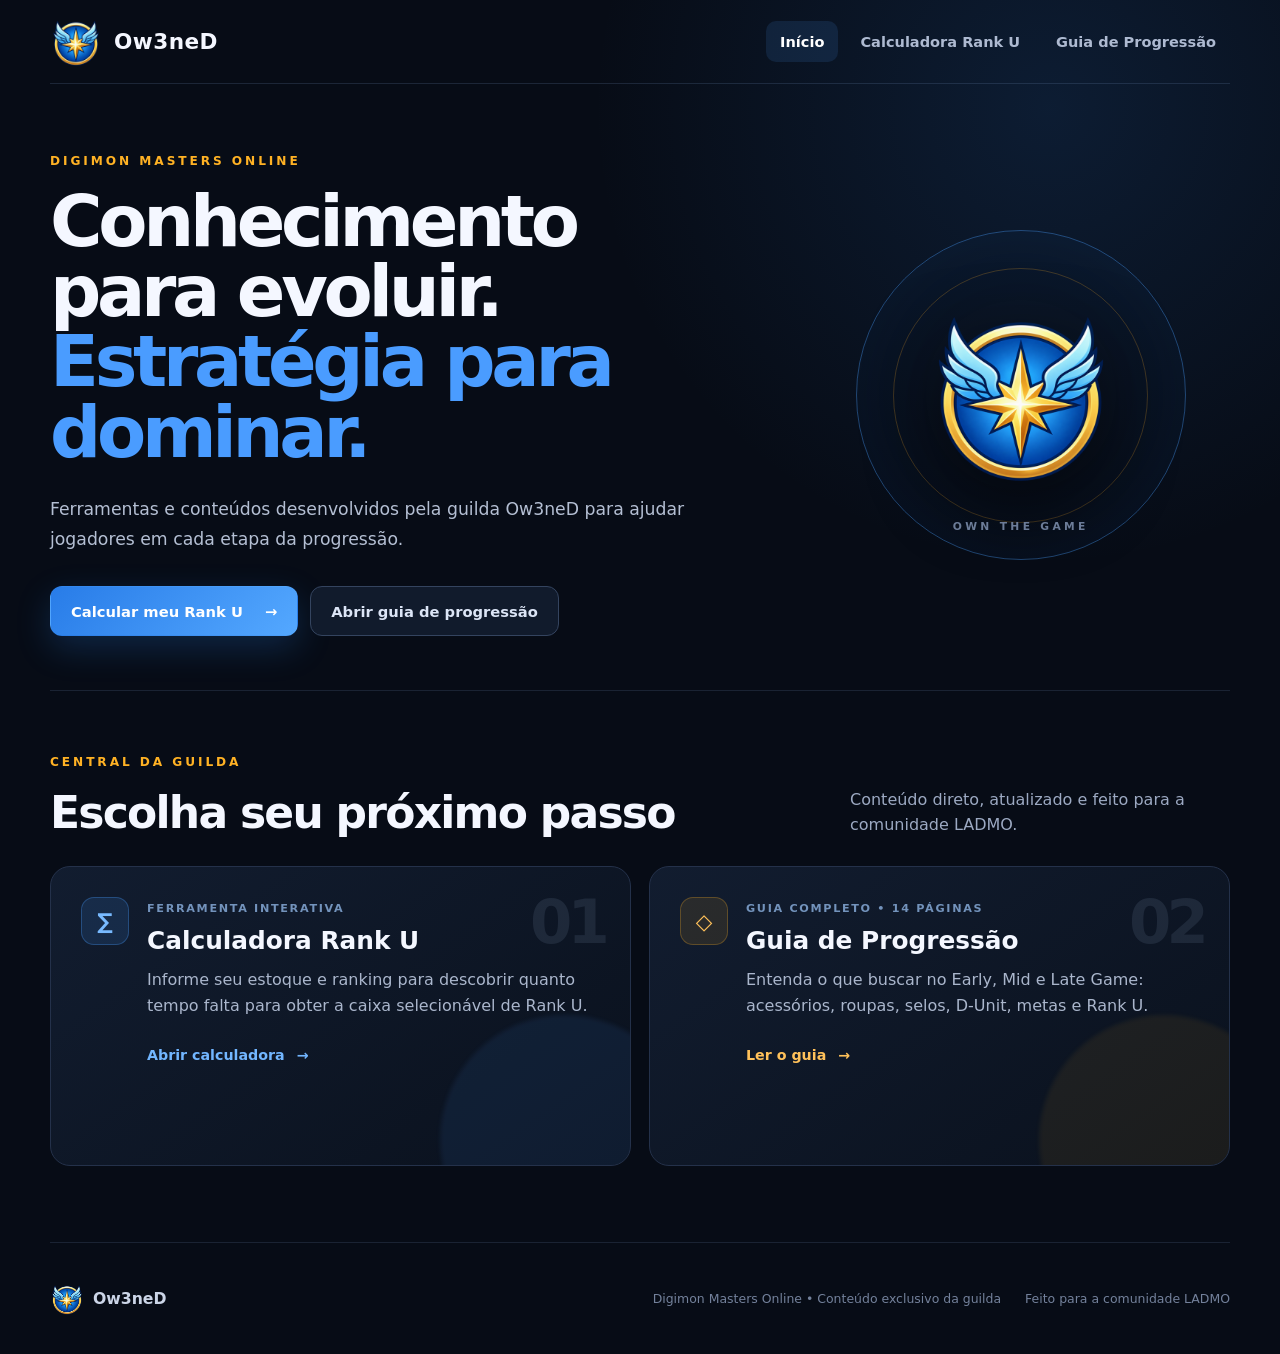
<file: Ow3neD-site/index.html>
<!doctype html>
<html lang="pt-BR">
<head>
  <meta charset="utf-8">
  <meta name="viewport" content="width=device-width, initial-scale=1">
  <meta name="description" content="Guias e ferramentas da guilda Ow3neD para Digimon Masters Online.">
  <meta name="theme-color" content="#080d18">
  <title>Ow3neD | Digimon Masters Online</title>
  <link rel="icon" href="assets/logo.png" type="image/png">
  <link rel="stylesheet" href="assets/site.css">
</head>
<body>
  <a class="skip-link" href="#conteudo">Pular para o conteúdo</a>
  <header class="site-header">
    <a class="brand" href="./" aria-label="Ow3neD - página inicial">
      <img src="assets/logo.png" alt="" width="52" height="52">
      <span>Ow3neD</span>
    </a>
    <nav aria-label="Navegação principal">
      <a class="active" href="./" aria-current="page">Início</a>
      <a href="calculator/">Calculadora Rank U</a>
      <a href="guide/">Guia de Progressão</a>
    </nav>
  </header>

  <main id="conteudo">
    <section class="hero" aria-labelledby="hero-title">
      <div class="hero-copy">
        <p class="eyebrow">DIGIMON MASTERS ONLINE</p>
        <h1 id="hero-title">Conhecimento para evoluir.<br><span>Estratégia para dominar.</span></h1>
        <p class="lead">Ferramentas e conteúdos desenvolvidos pela guilda Ow3neD para ajudar jogadores em cada etapa da progressão.</p>
        <div class="hero-actions">
          <a class="button primary" href="calculator/">Calcular meu Rank U <span aria-hidden="true">→</span></a>
          <a class="button secondary" href="guide/">Abrir guia de progressão</a>
        </div>
      </div>
      <div class="crest" aria-hidden="true">
        <div class="crest-ring ring-one"></div>
        <div class="crest-ring ring-two"></div>
        <img src="assets/logo.png" alt="" width="180" height="180">
        <span>OWN THE GAME</span>
      </div>
    </section>

    <section class="resources" aria-labelledby="resources-title">
      <div class="section-heading">
        <div>
          <p class="eyebrow">CENTRAL DA GUILDA</p>
          <h2 id="resources-title">Escolha seu próximo passo</h2>
        </div>
        <p>Conteúdo direto, atualizado e feito para a comunidade LADMO.</p>
      </div>

      <div class="resource-grid">
        <a class="resource-card calculator-card" href="calculator/">
          <div class="card-icon" aria-hidden="true">∑</div>
          <div class="card-content">
            <span class="card-label">FERRAMENTA INTERATIVA</span>
            <h3>Calculadora Rank U</h3>
            <p>Informe seu estoque e ranking para descobrir quanto tempo falta para obter a caixa selecionável de Rank U.</p>
            <span class="card-link">Abrir calculadora <b aria-hidden="true">→</b></span>
          </div>
          <div class="card-number">01</div>
        </a>

        <a class="resource-card guide-card" href="guide/">
          <div class="card-icon" aria-hidden="true">◇</div>
          <div class="card-content">
            <span class="card-label">GUIA COMPLETO • 14 PÁGINAS</span>
            <h3>Guia de Progressão</h3>
            <p>Entenda o que buscar no Early, Mid e Late Game: acessórios, roupas, selos, D-Unit, metas e Rank U.</p>
            <span class="card-link">Ler o guia <b aria-hidden="true">→</b></span>
          </div>
          <div class="card-number">02</div>
        </a>
      </div>
    </section>
  </main>

  <footer>
    <div class="footer-brand"><img src="assets/logo.png" alt="" width="34" height="34"><strong>Ow3neD</strong></div>
    <p>Digimon Masters Online • Conteúdo exclusivo da guilda</p>
    <p>Feito para a comunidade LADMO</p>
  </footer>
</body>
</html>
</file>
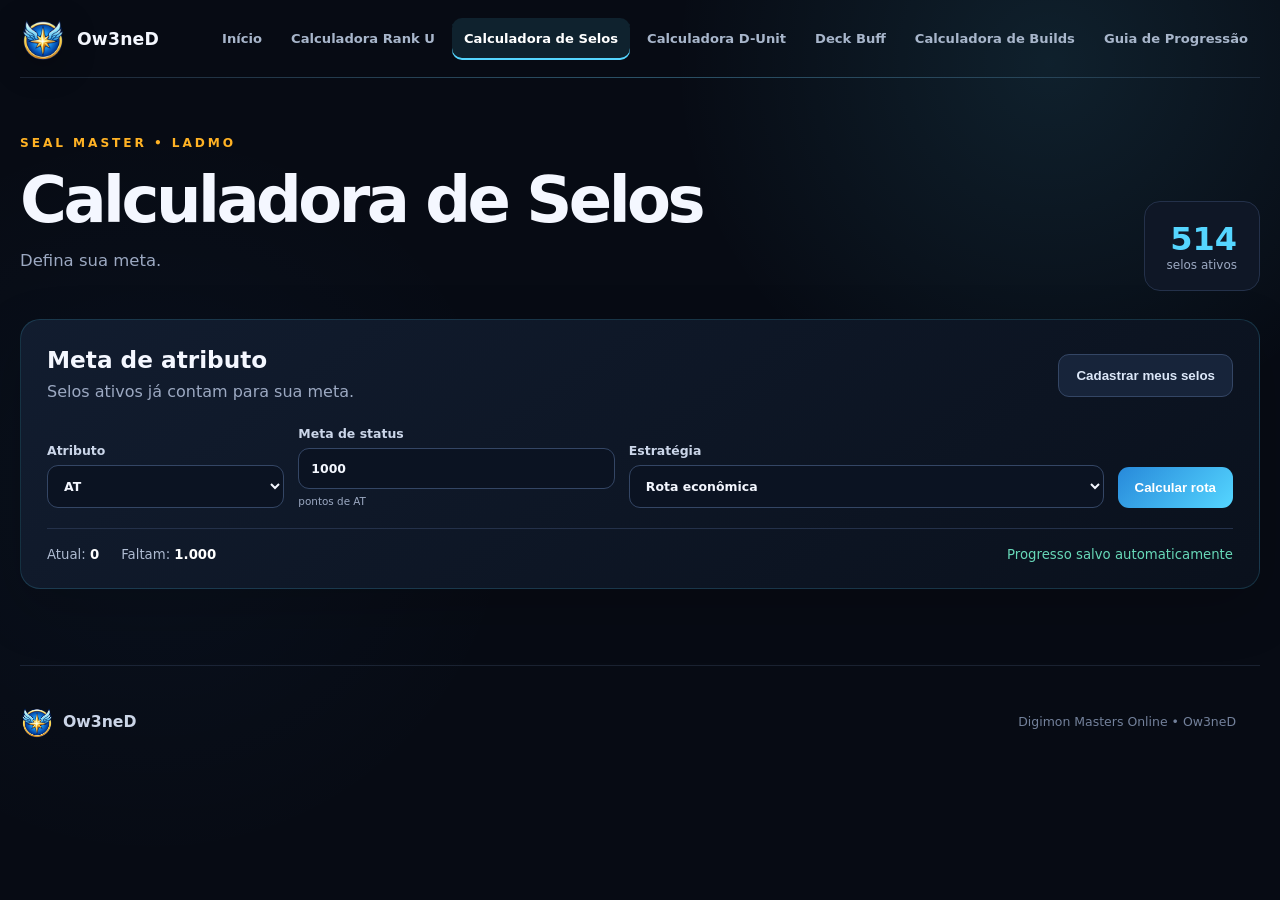
<file: seals/index.html>
<!DOCTYPE html>

<html lang="pt-BR">
<head>
<meta charset="utf-8"/>
<meta content="width=device-width, initial-scale=1" name="viewport"/>
<meta content="Calcule quantos selos são necessários para atingir sua meta no Seal Master do LADMO." name="description"/>
<meta content="#080d18" name="theme-color"/>
<title>Calculadora de Selos | Ow3neD</title>
<link href="../assets/logo.png" rel="icon" type="image/png"/>
<link href="../assets/site.css?v=5" rel="stylesheet"/>
<link href="../assets/seals.css?v=13" rel="stylesheet"/>
<link href="../assets/seals-overrides.css?v=17" rel="stylesheet"/>
<link href="../assets/ow3ned-ui.css?v=54" rel="stylesheet"/>
<meta content="Calculadora de Selos | Ow3neD" property="og:title"/><meta content="Calcule quantos selos são necessários para atingir sua meta no Seal Master do LADMO." property="og:description"/><meta content="website" property="og:type"/></head>
<body data-page="seals">
<a class="skip-link" href="#conteudo">Pular para o conteúdo</a>
<header class="site-header">
<a aria-label="Ow3neD - página inicial" class="brand" href="../"><img alt="" height="52" src="../assets/logo.png" width="52"/><span>Ow3neD</span></a>
<nav aria-label="Navegação principal">
<a href="../">Início</a><a href="../calculator/">Calculadora Rank U</a><a aria-current="page" class="active" href="./">Calculadora de Selos</a><a href="../dunit/">Calculadora D-Unit</a><a href="../decks/">Deck Buff</a><a href="../builds/">Calculadora de Builds</a><a href="../guide/">Guia de Progressão</a>
</nav>
</header>
<main class="seal-main" id="conteudo">
<section class="seal-hero">
<div><p class="eyebrow" id="databaseEyebrow">SEAL MASTER • LADMO</p><h1>Calculadora de Selos</h1><p>Defina sua meta.</p></div>
<div class="seal-count"><strong id="databaseCount">514</strong><span id="databaseLabel">selos ativos</span></div>
</section>
<section aria-labelledby="planner-title" class="planner-panel">
<div class="planner-title"><div><h2 id="planner-title">Meta de atributo</h2><p>Selos ativos já contam para sua meta.</p></div><button aria-controls="codexPanel" aria-expanded="false" class="seal-button ghost" id="toggleCodex" type="button">Cadastrar meus selos</button></div>
<div class="planner-fields">
<label>Atributo<select id="attribute"><option>AT</option><option>HP</option><option>DS</option><option>DE</option><option>HT</option><option>CT</option><option>BL</option><option>EV</option></select></label>
<label>Meta de status<input id="target" inputmode="decimal" min="0" step="1" type="number" value="1000"/><small id="targetUnit">pontos de AT</small></label>
<label>Estratégia<select id="strategy"><option selected="" value="economic">Rota econômica</option><option value="tickets">Menor custo em Tickets</option><option value="openers">Menos Seal Openers</option><option value="balanced">Melhor custo-benefício</option></select></label>
<button class="seal-button primary" id="calculate" type="button">Calcular rota</button>
</div>
<div aria-live="polite" class="status-row"><span>Atual: <strong id="currentValue">0</strong></span><span>Faltam: <strong id="missingValue">1.000</strong></span><span id="savedStatus">Progresso salvo automaticamente</span></div>
<div class="form-error" id="formError" role="alert"></div>
</section>
<section aria-labelledby="route-title" class="route-panel" hidden="" id="routePanel">
<div class="route-heading"><div><p class="eyebrow">RESULTADO</p><h2 id="route-title">Rota sugerida</h2></div><div class="route-total" id="routeTotal">Defina a meta</div></div>
<div class="route-results" hidden="" id="routeResults"></div>
</section>
<section aria-labelledby="codex-title" class="codex-panel" hidden="" id="codexPanel">
<div class="codex-heading"><div><p class="eyebrow">CADASTRO</p><h2 id="codex-title">Seus selos</h2></div><div class="codex-actions"><label class="attribute-filter"><span class="sr-only">Filtrar por atributo</span><select id="sealAttributeFilter"><option value="all">Todos os atributos</option><option value="AT">AT</option><option value="HP">HP</option><option value="DS">DS</option><option value="DE">DE</option><option value="HT">HT</option><option value="CT">CT</option><option value="BL">BL</option><option value="EV">EV</option></select></label><label class="status-filter"><span class="sr-only">Filtrar por situação</span><select id="statusFilter"><option value="all">Todas as situações</option><option value="inactive">Não ativados</option><option value="progress">Em evolução</option><option value="master">Mestre</option></select></label><label class="search-field"><span class="sr-only">Buscar selo</span><input id="search" placeholder="Buscar selo..." type="search"/></label><button class="seal-button ghost" id="clearProgress" type="button">Limpar progresso</button></div></div>
<p class="codex-help">Use os filtros ou a busca para encontrar seus selos.</p>
<div class="seal-list" id="sealList"></div>
<div class="empty-state" hidden="" id="noResults">Nenhum selo encontrado.</div>
</section>
</main>
<footer><div class="footer-brand"><img alt="" height="34" src="../assets/logo.png" width="34"/><strong>Ow3neD</strong></div><p>Digimon Masters Online • Ow3neD</p></footer>
<script src="../assets/seals-data.js?v=13"></script>
<script src="../assets/seals-global-data.js?v=13"></script>
<script src="../assets/seals-ladmo-updates.js?v=17"></script>
<script src="../assets/seals-app.js?v=40"></script>
<script src="../assets/ow3ned-nav.js?v=54"></script>
</body>
</html>
</file>
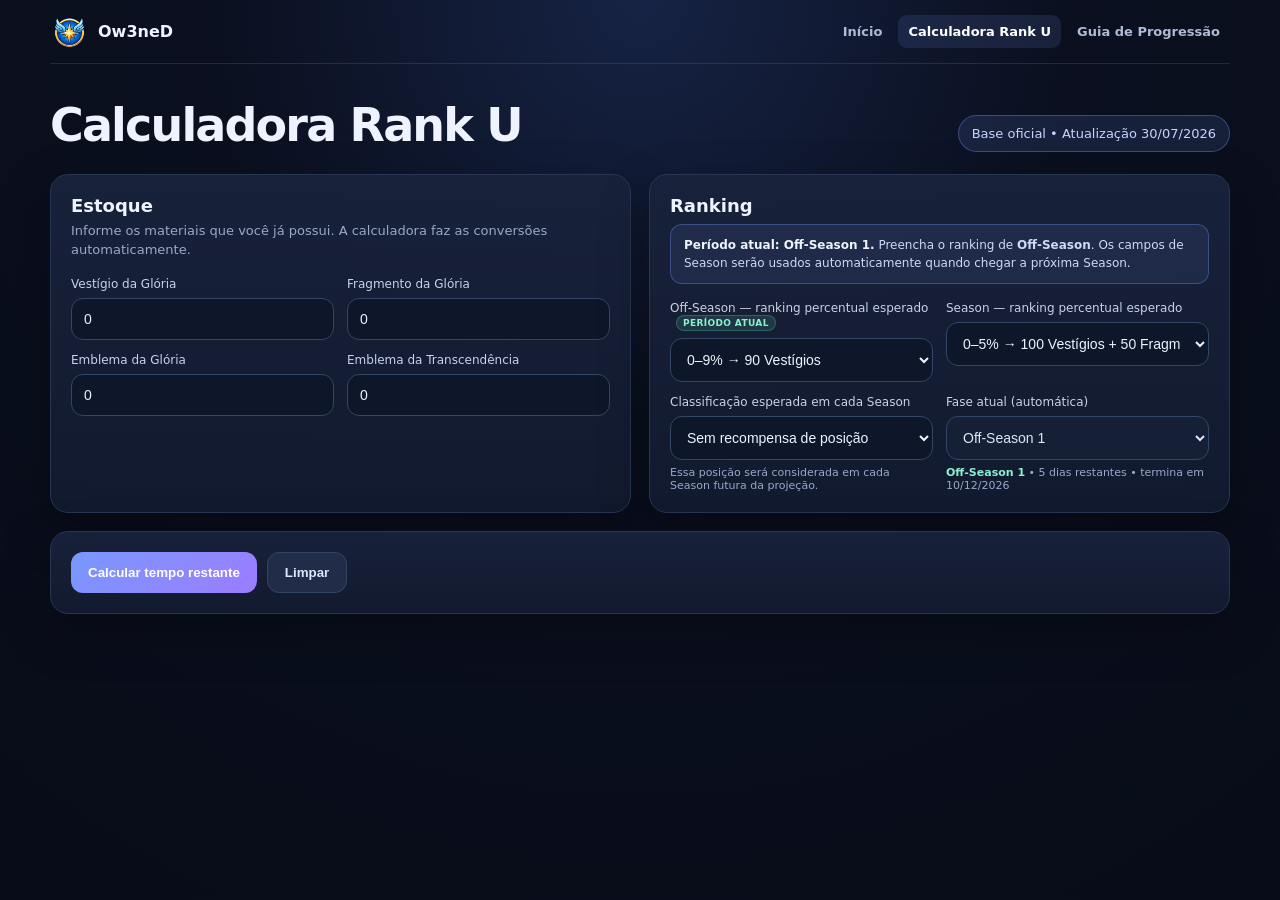
<file: Ow3neD-site/calculator/index.html>
<!doctype html>
<html lang="pt-BR">
<head>
<meta charset="utf-8" />
<meta name="viewport" content="width=device-width,initial-scale=1" />
<title>Calculadora Rank U | Ow3neD</title>
<meta name="description" content="Calcule quanto tempo falta para obter sua caixa selecionável de Rank U na Arena Infinita do LADMO.">
<meta name="theme-color" content="#0b1020">
<link rel="icon" href="../assets/logo.png" type="image/png">
<style>
:root{
  --bg:#0b1020; --panel:#121a2f; --panel2:#18223b; --text:#eef3ff; --muted:#9aa8c7;
  --line:#283654; --accent:#7c9cff; --accent2:#56d7b0; --warn:#ffc857; --danger:#ff6b7a;
  --shadow:0 18px 50px rgba(0,0,0,.28); --radius:18px;
}
*{box-sizing:border-box} body{margin:0;font-family:Inter,ui-sans-serif,system-ui,-apple-system,Segoe UI,Roboto,Arial,sans-serif;background:radial-gradient(circle at top,#162344 0,#0b1020 38%,#080c18 100%);color:var(--text);min-height:100vh}.guildNav{width:min(1180px,calc(100% - 28px));margin:0 auto;padding:14px 0;border-bottom:1px solid rgba(124,156,255,.18);display:flex;align-items:center;justify-content:space-between;gap:16px}.guildBrand{display:flex;align-items:center;gap:10px;color:#eef3ff;text-decoration:none;font-weight:850}.guildBrand img{width:38px;height:35px;object-fit:contain}.guildLinks{display:flex;align-items:center;gap:6px;flex-wrap:wrap;justify-content:flex-end}.guildLinks a{color:#aebbd6;text-decoration:none;font-size:13px;font-weight:700;padding:9px 10px;border-radius:9px}.guildLinks a:hover,.guildLinks a:focus-visible,.guildLinks a.active{color:#fff;background:rgba(124,156,255,.12)}
.wrap{width:min(1180px,calc(100% - 28px));margin:34px auto 60px}.hero{display:flex;gap:18px;justify-content:space-between;align-items:flex-end;margin-bottom:22px}.hero h1{font-size:clamp(28px,4vw,46px);margin:0;letter-spacing:-.04em}.badge{white-space:nowrap;background:rgba(124,156,255,.12);border:1px solid rgba(124,156,255,.35);padding:10px 13px;border-radius:999px;color:#c8d3ff;font-size:13px}.grid{display:grid;grid-template-columns:1fr 1fr;gap:18px}.card{background:linear-gradient(180deg,rgba(24,34,59,.96),rgba(18,26,47,.96));border:1px solid var(--line);border-radius:var(--radius);box-shadow:var(--shadow);padding:20px}.card.full{grid-column:1/-1}.card h2{font-size:18px;margin:0 0 6px}.sub{color:var(--muted);font-size:13px;line-height:1.45;margin-bottom:17px}.fields{display:grid;grid-template-columns:repeat(2,minmax(0,1fr));gap:13px}.field label{display:block;color:#c8d2e8;font-size:12px;margin:0 0 7px}.field input,.field select{width:100%;border:1px solid #344665;background:#0e1629;color:var(--text);padding:12px 12px;border-radius:12px;font-size:14px;outline:none}.field input:focus,.field select:focus{border-color:var(--accent);box-shadow:0 0 0 3px rgba(124,156,255,.13)}.field select:disabled{opacity:1;color:#dfe6fa;background:#151f35;cursor:default}.hint{font-size:11px;color:var(--muted);margin-top:6px}.autoPhase{color:#8cf0d1;font-weight:700}.rankingMemo{margin:8px 0 17px;padding:11px 13px;border:1px solid rgba(124,156,255,.32);background:rgba(124,156,255,.09);border-radius:12px;color:#cfd9f3;font-size:12px;line-height:1.5}.rankingMemo strong{color:#eef3ff}.currentTag{display:none;align-items:center;margin-left:6px;padding:2px 6px;border-radius:999px;background:rgba(86,215,176,.14);border:1px solid rgba(86,215,176,.28);color:#8cf0d1;font-size:9px;font-weight:850;letter-spacing:.04em;vertical-align:middle}.currentTag.show{display:inline-flex}.actions{display:flex;gap:10px;flex-wrap:wrap;margin-top:18px}.btn{border:0;border-radius:12px;padding:12px 17px;font-weight:750;cursor:pointer}.btn.primary{background:linear-gradient(135deg,#7898ff,#9c7cff);color:white}.btn.secondary{background:#202c48;color:#dfe6fa;border:1px solid #334463}.btn:focus-visible{outline:3px solid rgba(124,156,255,.55);outline-offset:2px}.result{display:none}.result.show{display:block}.resultTop{display:grid;grid-template-columns:1.2fr .8fr;gap:16px}.big{padding:22px;border-radius:16px;background:linear-gradient(145deg,rgba(124,156,255,.16),rgba(86,215,176,.08));border:1px solid rgba(124,156,255,.3)}.big .kicker{font-size:12px;color:#b9c7e8;text-transform:uppercase;letter-spacing:.11em}.big .number{font-size:clamp(34px,6vw,62px);font-weight:850;letter-spacing:-.055em;margin:6px 0}.big .desc{color:#ccd6ef;line-height:1.5}.metrics{display:grid;grid-template-columns:1fr 1fr;gap:10px}.metric{background:#0e1629;border:1px solid #2d3d5b;border-radius:14px;padding:14px}.metric .v{font-size:22px;font-weight:800}.metric .l{font-size:11px;color:var(--muted);margin-top:4px}.progress{height:11px;background:#0d1424;border:1px solid #2d3d5b;border-radius:999px;overflow:hidden;margin:18px 0 8px}.bar{height:100%;width:0;background:linear-gradient(90deg,#7c9cff,#56d7b0);transition:width .35s ease}.progressLabel{display:flex;justify-content:space-between;color:var(--muted);font-size:12px}.timeline{margin-top:18px}.timeline h3{font-size:14px;margin:0 0 10px}.row{display:grid;grid-template-columns:110px 1fr 120px;gap:10px;align-items:center;padding:10px 0;border-top:1px solid #263652;font-size:13px}.row:first-of-type{border-top:0}.pill{display:inline-flex;align-items:center;justify-content:center;padding:6px 9px;border-radius:999px;font-size:11px;font-weight:800;background:#243250;color:#dbe4ff}.pill.season{background:rgba(86,215,176,.14);color:#8cf0d1}.muted{color:var(--muted)}.ok{color:#83efc9}.error{display:none;margin-top:12px;background:rgba(255,107,122,.1);border:1px solid rgba(255,107,122,.35);color:#ffb8c0;padding:11px 13px;border-radius:12px;font-size:13px}.error.show{display:block}@media(max-width:820px){.grid,.resultTop{grid-template-columns:1fr}.hero{align-items:flex-start;flex-direction:column}.card.full{grid-column:auto}.fields{grid-template-columns:1fr}.row{grid-template-columns:90px 1fr}.row .when{grid-column:2}.badge{white-space:normal}}@media(max-width:480px){.wrap{width:min(100% - 18px,1180px);margin-top:18px}.card{padding:15px}.metrics{grid-template-columns:1fr 1fr}}
.skip-link{position:fixed;top:10px;left:10px;z-index:1000;padding:10px 14px;border-radius:9px;background:#fff;color:#07101e;font-weight:800;text-decoration:none;transform:translateY(-150%)}.skip-link:focus{transform:translateY(0)}@media(prefers-reduced-motion:reduce){html{scroll-behavior:auto}.bar{transition:none}}
</style>
</head>
<body>
<a class="skip-link" href="#conteudo">Pular para o conteúdo</a>
<header class="guildNav">
  <a class="guildBrand" href="../" aria-label="Ow3neD - página inicial"><img src="../assets/logo.png" alt=""><span>Ow3neD</span></a>
  <nav class="guildLinks" aria-label="Navegação principal"><a href="../">Início</a><a class="active" href="./" aria-current="page">Calculadora Rank U</a><a href="../guide/">Guia de Progressão</a></nav>
</header>
<main class="wrap" id="conteudo">
  <div class="hero">
    <div>
      <h1>Calculadora Rank U</h1>
    </div>
    <div class="badge">Base oficial • Atualização 30/07/2026</div>
  </div>

  <div class="grid">
    <section class="card">
      <h2>Estoque</h2>
      <div class="sub">Informe os materiais que você já possui. A calculadora faz as conversões automaticamente.</div>
      <div class="fields">
        <div class="field"><label for="vest">Vestígio da Glória</label><input id="vest" type="number" min="0" step="1" inputmode="numeric" value="0"></div>
        <div class="field"><label for="frag">Fragmento da Glória</label><input id="frag" type="number" min="0" step="1" inputmode="numeric" value="0"></div>
        <div class="field"><label for="emb">Emblema da Glória</label><input id="emb" type="number" min="0" step="1" inputmode="numeric" value="0"></div>
        <div class="field"><label for="trans">Emblema da Transcendência</label><input id="trans" type="number" min="0" step="1" inputmode="numeric" value="0"></div>
      </div>
    </section>

    <section class="card">
      <h2>Ranking</h2>
      <div class="rankingMemo" id="rankingMemo" role="status" aria-live="polite">Detectando qual ranking corresponde ao período atual…</div>
      <div class="fields">
        <div class="field">
          <label for="offRank">Off-Season — ranking percentual esperado <span class="currentTag" id="offRankTag">PERÍODO ATUAL</span></label>
          <select id="offRank">
            <option value="90">0–9% → 90 Vestígios</option>
            <option value="60">10–29% → 60 Vestígios</option>
            <option value="30">30–69% → 30 Vestígios</option>
            <option value="0">70–100% → sem material de Glória</option>
          </select>
        </div>
        <div class="field">
          <label for="seasonRank">Season — ranking percentual esperado <span class="currentTag" id="seasonRankTag">PERÍODO ATUAL</span></label>
          <select id="seasonRank">
            <option value="top5">0–5% → 100 Vestígios + 50 Fragmentos + 10 Emblemas</option>
            <option value="6to39">6–39% → 100 Vestígios + 50 Fragmentos</option>
            <option value="40to69">40–69% → 100 Vestígios</option>
            <option value="70to100">70–100% → sem material de Glória</option>
          </select>
        </div>
        <div class="field">
          <label for="place">Classificação esperada em cada Season <span class="currentTag" id="placeTag">SEASON ATUAL</span></label>
          <select id="place">
            <option value="none">Sem recompensa de posição</option>
            <option value="101-200">101º–200º → +15 Emblemas</option>
            <option value="11-100">11º–100º → +20 Emblemas + 1 Transcendência</option>
            <option value="4-10">4º–10º → +30 Emblemas + 1 Transcendência</option>
            <option value="1-3">1º–3º → +50 Emblemas + 1 Transcendência</option>
          </select>
          <div class="hint">Essa posição será considerada em cada Season futura da projeção.</div>
        </div>
        <div class="field">
          <label for="phase">Fase atual (automática)</label>
          <select id="phase" disabled aria-describedby="phaseHint">
            <option value="season">Season</option>
            <option value="off1">Off-Season 1</option>
            <option value="off2">Off-Season 2</option>
          </select>
          <div class="hint" id="phaseHint">Detectando pelo calendário oficial…</div>
        </div>
      </div>
    </section>

    <section class="card full">
      <div class="actions" style="margin-top:0">
        <button type="button" class="btn primary" id="calc">Calcular tempo restante</button>
        <button type="button" class="btn secondary" id="reset">Limpar</button>
      </div>
      <div id="err" class="error" role="alert"></div>
    </section>

    <section class="card full result" id="result" aria-live="polite">
      <div class="resultTop">
        <div class="big">
          <div class="kicker">Previsão</div>
          <div class="number" id="timeBig">—</div>
          <div class="desc" id="timeDesc">—</div>
          <div class="progress"><div class="bar" id="bar"></div></div>
          <div class="progressLabel"><span>Progresso equivalente atual</span><span id="pct">0%</span></div>
        </div>
        <div class="metrics">
          <div class="metric"><div class="v" id="mEmb">0</div><div class="l">Emblemas possíveis agora</div></div>
          <div class="metric"><div class="v" id="mNeed">0</div><div class="l">Emblemas equivalentes ainda necessários</div></div>
          <div class="metric"><div class="v" id="mEvents">0</div><div class="l">Períodos até a caixa</div></div>
          <div class="metric"><div class="v" id="mDate">—</div><div class="l">Data estimada a partir de hoje</div></div>
        </div>
      </div>
      <div class="timeline">
        <h3>Projeção dos próximos períodos</h3>
        <div id="timeline"></div>
      </div>
    </section>
  </div>

</main>
<script>
const $ = id => document.getElementById(id);
const STORAGE_KEY = 'calcRankU_LADMO';
const persistentIds = ['vest','frag','emb','trans','offRank','seasonRank','place'];
const countIds = ['vest','frag','emb','trans'];

function readCount(id){
  const value = Number($(id).value);
  if(!Number.isFinite(value) || value < 0) return 0;
  return Math.min(Number.MAX_SAFE_INTEGER, Math.floor(value));
}

function normalizeCount(id){
  $(id).value = String(readCount(id));
}

function maxGloryEmblems(state){
  return state.e + Math.floor((state.f + Math.floor(state.v / 10)) / 10);
}

function ready(state){
  const emblems = maxGloryEmblems(state);
  return state.t >= 1 ? emblems >= 80 : emblems >= 90;
}

function equivalentNeed(state){
  const emblems = maxGloryEmblems(state);
  return Math.max(0, (state.t >= 1 ? 80 : 90) - emblems);
}

function progressPct(state){
  const equivalent = Math.min(90, maxGloryEmblems(state) + Math.min(1, state.t) * 10);
  return Math.max(0, Math.min(100, (equivalent / 90) * 100));
}

function seasonReward(){
  const rank = $('seasonRank').value;
  const reward = {v:0,f:0,e:0,t:0};

  if(rank === '40to69') reward.v = 100;
  if(rank === '6to39') { reward.v = 100; reward.f = 50; }
  if(rank === 'top5') { reward.v = 100; reward.f = 50; reward.e = 10; }

  const place = $('place').value;
  if(place === '101-200') reward.e += 15;
  if(place === '11-100') { reward.e += 20; reward.t += 1; }
  if(place === '4-10') { reward.e += 30; reward.t += 1; }
  if(place === '1-3') { reward.e += 50; reward.t += 1; }

  return reward;
}

function offReward(){
  const value = Number($('offRank').value);
  return {v:Number.isFinite(value) && value >= 0 ? Math.floor(value) : 0,f:0,e:0,t:0};
}

function add(target, reward){
  target.v += reward.v;
  target.f += reward.f;
  target.e += reward.e;
  target.t += reward.t;
}

function rewardText(reward){
  const parts = [];
  if(reward.v) parts.push(`${reward.v} Vest.`);
  if(reward.f) parts.push(`${reward.f} Frag.`);
  if(reward.e) parts.push(`${reward.e} Emb.`);
  if(reward.t) parts.push(`${reward.t} Trans.`);
  return parts.length ? parts.join(' • ') : 'Sem materiais de Glória';
}

function phaseName(phase){
  return phase === 'season' ? 'Season' : phase === 'off1' ? 'Off-Season 1' : 'Off-Season 2';
}

function nextPhase(phase){
  return phase === 'off1' ? 'off2' : phase === 'off2' ? 'season' : 'off1';
}

function phaseDays(phase){
  return phase === 'season' ? 14 : 21;
}

// Âncora oficial da 2ª temporada da Ranking Dungeon:
// 30/07/2026 → Off-Season 1 (21d) → Off-Season 2 (21d) → Season (14d).
// O ciclo completo tem 56 dias. Após 24/09/2026, a detecção continua
// projetando esse mesmo padrão enquanto a GameKing mantiver a estrutura oficial.
const ARENA_CYCLE_ANCHOR = {year:2026, month:6, day:30}; // mês 6 = julho
const ARENA_CYCLE_DAYS = 56;

function dateAtNoon(year, month, day){
  const date = new Date(year, month, day, 12, 0, 0, 0);
  return date;
}

function positiveModulo(value, modulo){
  return ((value % modulo) + modulo) % modulo;
}

function detectArenaPhase(baseDate = todayAtNoon()){
  const anchor = dateAtNoon(ARENA_CYCLE_ANCHOR.year, ARENA_CYCLE_ANCHOR.month, ARENA_CYCLE_ANCHOR.day);
  const oneDay = 24 * 60 * 60 * 1000;
  const absoluteDays = Math.round((baseDate.getTime() - anchor.getTime()) / oneDay);
  const cycleDay = positiveModulo(absoluteDays, ARENA_CYCLE_DAYS);

  let phase;
  let phaseEndDay;
  if(cycleDay < 21){
    phase = 'off1';
    phaseEndDay = 21;
  }else if(cycleDay < 42){
    phase = 'off2';
    phaseEndDay = 42;
  }else{
    phase = 'season';
    phaseEndDay = 56;
  }

  const daysRemaining = phaseEndDay - cycleDay;
  const phaseEndDate = new Date(baseDate.getTime());
  phaseEndDate.setDate(phaseEndDate.getDate() + daysRemaining);

  return {phase, cycleDay, daysRemaining, phaseEndDate};
}

function updateRankingMemo(phase){
  const isSeason = phase === 'season';
  $('offRankTag').classList.toggle('show', !isSeason);
  $('seasonRankTag').classList.toggle('show', isSeason);
  $('placeTag').classList.toggle('show', isSeason);

  if(isSeason){
    $('rankingMemo').innerHTML = '<strong>Período atual: Season.</strong> Preencha o ranking de <b>Season</b> e, se aplicável, a classificação da Season. O ranking de Off-Season será usado automaticamente nos próximos Off-Seasons.';
  }else{
    $('rankingMemo').innerHTML = `<strong>Período atual: ${phaseName(phase)}.</strong> Preencha o ranking de <b>Off-Season</b>. Os campos de Season serão usados automaticamente quando chegar a próxima Season.`;
  }
}

function updateAutomaticPhase(baseDate = todayAtNoon()){
  const info = detectArenaPhase(baseDate);
  $('phase').value = info.phase;
  const end = info.phaseEndDate.toLocaleDateString('pt-BR', {day:'2-digit', month:'2-digit', year:'numeric'});
  const remainingText = info.daysRemaining === 1 ? '1 dia restante' : `${info.daysRemaining} dias restantes`;
  $('phaseHint').innerHTML = `<span class="autoPhase">${phaseName(info.phase)}</span> • ${remainingText} • termina em ${end}`;
  updateRankingMemo(info.phase);
  return info;
}

function formatDays(days){
  if(days === 0) return 'agora';
  const weeks = days / 7;
  return Number.isInteger(weeks)
    ? `${weeks} ${weeks === 1 ? 'semana' : 'semanas'}`
    : `${days} dias (${weeks.toFixed(1)} sem.)`;
}

function todayAtNoon(){
  const date = new Date();
  date.setHours(12,0,0,0);
  return date;
}

function formatDateFrom(baseDate, days){
  const date = new Date(baseDate.getTime());
  date.setDate(date.getDate() + days);
  return date.toLocaleDateString('pt-BR', {day:'2-digit', month:'2-digit', year:'numeric'});
}

function isValidSelectValue(id, value){
  return Array.from($(id).options).some(option => option.value === String(value));
}

function safeSave(){
  try{
    const data = {};
    persistentIds.forEach(id => data[id] = $(id).value);
    localStorage.setItem(STORAGE_KEY, JSON.stringify(data));
    return true;
  }catch{
    return false;
  }
}

function safeLoad(){
  try{
    const raw = localStorage.getItem(STORAGE_KEY);
    if(!raw) return false;
    const data = JSON.parse(raw);
    if(!data || typeof data !== 'object') return false;

    countIds.forEach(id => {
      if(data[id] !== undefined){
        const value = Number(data[id]);
        if(Number.isFinite(value) && value >= 0) $(id).value = String(Math.floor(value));
      }
    });

    ['offRank','seasonRank','place'].forEach(id => {
      if(data[id] !== undefined && isValidSelectValue(id, data[id])) $(id).value = String(data[id]);
    });

    return true;
  }catch{
    return false;
  }
}

function safeClearStorage(){
  try{
    localStorage.removeItem(STORAGE_KEY);
  }catch{}
}

function hasGloryGain(reward){
  return reward.v > 0 || reward.f > 0 || reward.e > 0;
}

function canEverReach(state){
  const off = offReward();
  const season = seasonReward();

  if(hasGloryGain(off) || hasGloryGain(season)) return true;

  return maxGloryEmblems(state) >= 80 && (state.t >= 1 || season.t >= 1);
}

function calculate({scroll = true, persist = true} = {}){
  $('err').classList.remove('show');
  $('err').textContent = '';

  countIds.forEach(normalizeCount);

  const state = {
    v: readCount('vest'),
    f: readCount('frag'),
    e: readCount('emb'),
    t: readCount('trans')
  };
  const initial = {...state};
  const baseDate = todayAtNoon();
  const phaseInfo = updateAutomaticPhase(baseDate);
  const start = phaseInfo.phase;
  let phase = start;
  let days = phaseInfo.daysRemaining;
  let events = 0;
  const rows = [];

  if(ready(state)){
    render(initial, 0, 0, [], true, baseDate, scroll);
    if(persist) safeSave();
    return;
  }

  if(!canEverReach(state)){
    $('err').textContent = 'Com as configurações informadas, não existe ganho futuro suficiente de materiais de Glória para alcançar a caixa. Ajuste a faixa de ranking ou a classificação da Season.';
    $('err').classList.add('show');
    $('result').classList.remove('show');
    if(persist) safeSave();
    return;
  }

  const MAX_PERIODS = 1000;
  while(!ready(state) && events < MAX_PERIODS){
    const reward = phase === 'season' ? seasonReward() : offReward();
    add(state, reward);
    events += 1;
    rows.push({phase, reward, days, ready:ready(state), state:{...state}});

    if(ready(state)) break;

    phase = nextPhase(phase);
    days += phaseDays(phase);
  }

  if(!ready(state)){
    $('err').textContent = 'Não foi possível concluir a projeção com segurança. Revise os valores e tente novamente.';
    $('err').classList.add('show');
    $('result').classList.remove('show');
    return;
  }

  render(initial, days, events, rows, false, baseDate, scroll);
  if(persist) safeSave();
}

function render(initial, days, events, rows, already, baseDate, scroll){
  $('result').classList.add('show');

  const pct = progressPct(initial);
  $('bar').style.width = pct.toFixed(1) + '%';
  $('pct').textContent = pct.toFixed(1).replace('.', ',') + '%';
  $('mEmb').textContent = maxGloryEmblems(initial);
  $('mNeed').textContent = equivalentNeed(initial);
  $('mEvents').textContent = events;
  $('mDate').textContent = already ? 'Hoje' : formatDateFrom(baseDate, days);

  if(already){
    $('timeBig').textContent = 'Já dá para trocar';
    $('timeDesc').innerHTML = 'Seu estoque atual já é suficiente para formar <b>80 Emblemas da Glória + 1 Emblema da Transcendência</b>.';
  }else{
    const date = formatDateFrom(baseDate, days);
    $('timeBig').textContent = formatDays(days);
    $('timeDesc').innerHTML = `Mantendo as faixas escolhidas, você alcança os materiais necessários após <b>${events} período${events === 1 ? '' : 's'}</b>, aproximadamente em <b>${date}</b>.`;
  }

  let visibleRows = rows;
  if(rows.length > 15){
    visibleRows = [...rows.slice(0,14), {ellipsis:true}, rows[rows.length - 1]];
  }

  $('timeline').innerHTML = visibleRows.length
    ? visibleRows.map(item => {
        if(item.ellipsis){
          const omitted = rows.length - 15;
          return `<div class="row"><div></div><div class="muted">… ${omitted} período${omitted === 1 ? '' : 's'} intermediário${omitted === 1 ? '' : 's'} omitido${omitted === 1 ? '' : 's'} …</div><div></div></div>`;
        }
        return `<div class="row"><div><span class="pill ${item.phase === 'season' ? 'season' : ''}">${phaseName(item.phase)}</span></div><div><b>${rewardText(item.reward)}</b><div class="muted">Após receber: ${maxGloryEmblems(item.state)} Emblemas possíveis + ${item.state.t} Transc.</div></div><div class="when ${item.ready ? 'ok' : 'muted'}">${item.ready ? 'Meta atingida' : 'em ' + formatDays(item.days)}</div></div>`;
      }).join('')
    : '<div class="muted">Nenhum período adicional necessário.</div>';

  if(scroll) $('result').scrollIntoView({behavior:'smooth', block:'start'});
}

function resetCalculator(){
  safeClearStorage();

  $('vest').value = '0';
  $('frag').value = '0';
  $('emb').value = '0';
  $('trans').value = '0';
  $('offRank').value = '90';
  $('seasonRank').value = 'top5';
  $('place').value = 'none';
  updateAutomaticPhase(todayAtNoon());

  $('err').classList.remove('show');
  $('err').textContent = '';
  $('result').classList.remove('show');
  $('bar').style.width = '0%';
  $('pct').textContent = '0%';
  $('timeline').innerHTML = '';

  window.scrollTo({top:0, behavior:'smooth'});
}

$('calc').addEventListener('click', () => calculate());
$('reset').addEventListener('click', resetCalculator);

countIds.forEach(id => {
  $(id).addEventListener('change', () => {
    normalizeCount(id);
    safeSave();
    if($('result').classList.contains('show')) calculate({scroll:false, persist:false});
  });
});

['offRank','seasonRank','place'].forEach(id => {
  $(id).addEventListener('change', () => {
    safeSave();
    if($('result').classList.contains('show')) calculate({scroll:false, persist:false});
  });
});

const hadSavedData = safeLoad();
updateAutomaticPhase(todayAtNoon());
if(hadSavedData) calculate({scroll:false, persist:false});

function refreshVisibleResultDate(){
  updateAutomaticPhase(todayAtNoon());
  if($('result').classList.contains('show')) calculate({scroll:false, persist:false});
}

window.addEventListener('focus', refreshVisibleResultDate);
document.addEventListener('visibilitychange', () => {
  if(document.visibilityState === 'visible') refreshVisibleResultDate();
});

function scheduleMidnightRefresh(){
  const now = new Date();
  const next = new Date(now);
  next.setHours(24,0,2,0);
  const delay = Math.max(1000, next.getTime() - now.getTime());
  setTimeout(() => {
    refreshVisibleResultDate();
    scheduleMidnightRefresh();
  }, delay);
}

scheduleMidnightRefresh();
</script>
</body>
</html>
</file>
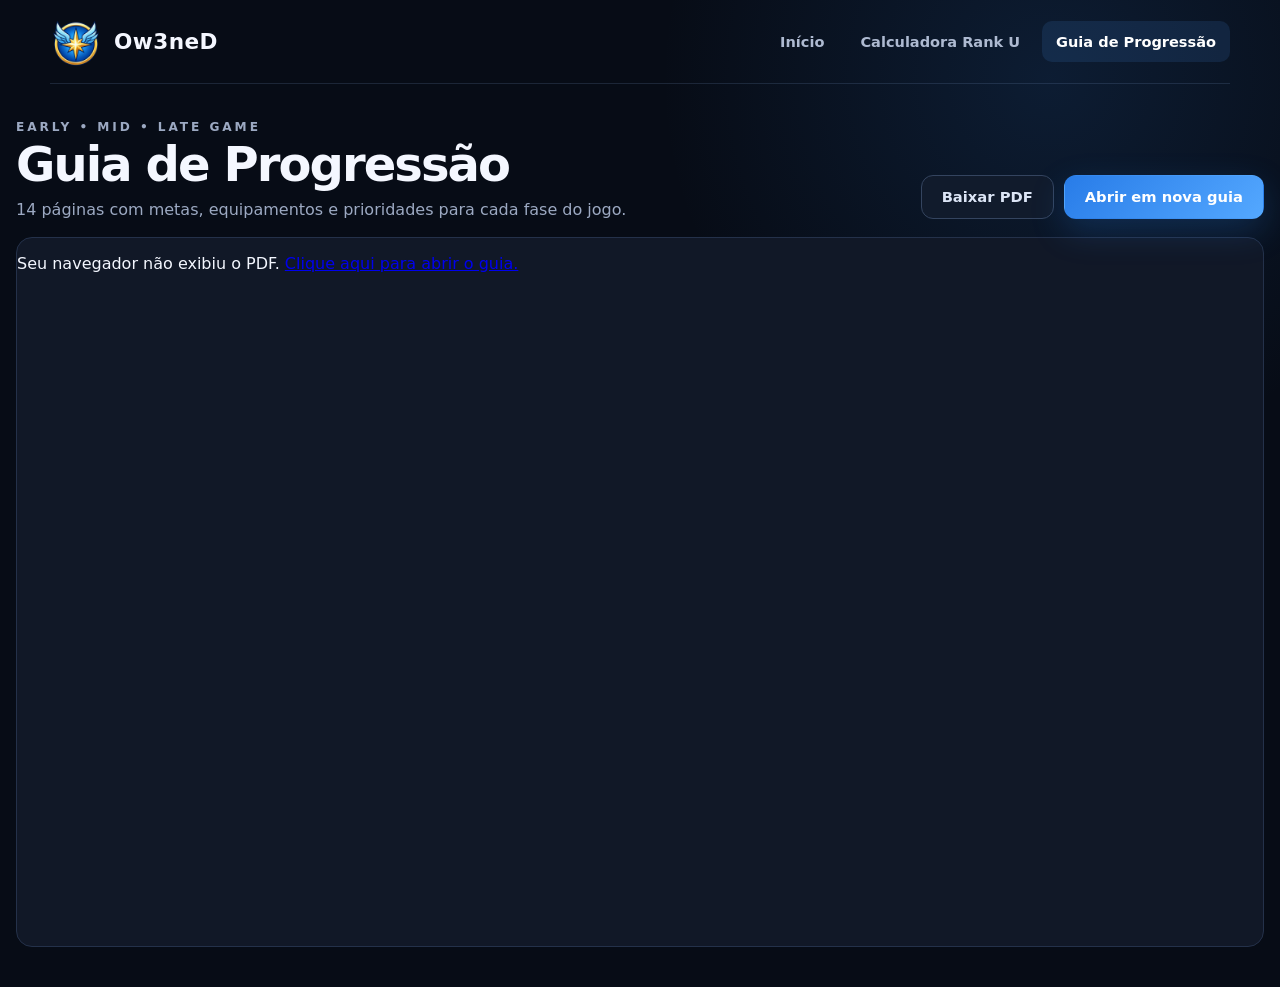
<file: Ow3neD-site/guide/index.html>
<!doctype html>
<html lang="pt-BR">
<head>
  <meta charset="utf-8">
  <meta name="viewport" content="width=device-width, initial-scale=1">
  <meta name="description" content="Guia de progressão da guilda Ow3neD para Digimon Masters Online.">
  <meta name="theme-color" content="#080d18">
  <title>Guia de Progressão | Ow3neD</title>
  <link rel="icon" href="../assets/logo.png" type="image/png">
  <link rel="stylesheet" href="../assets/site.css">
</head>
<body>
  <a class="skip-link" href="#conteudo">Pular para o conteúdo</a>
  <header class="site-header">
    <a class="brand" href="../" aria-label="Ow3neD - página inicial"><img src="../assets/logo.png" alt="" width="52" height="52"><span>Ow3neD</span></a>
    <nav aria-label="Navegação principal"><a href="../">Início</a><a href="../calculator/">Calculadora Rank U</a><a class="active" href="./" aria-current="page">Guia de Progressão</a></nav>
  </header>
  <main class="viewer-main" id="conteudo">
    <div class="viewer-head">
      <div><p class="eyebrow">EARLY • MID • LATE GAME</p><h1>Guia de Progressão</h1><p>14 páginas com metas, equipamentos e prioridades para cada fase do jogo.</p></div>
      <div class="download-row"><a class="button secondary" href="../assets/Ow3neD_Guia_de_Progressao_DMO.pdf" download>Baixar PDF</a><a class="button primary" href="../assets/Ow3neD_Guia_de_Progressao_DMO.pdf" target="_blank" rel="noopener">Abrir em nova guia</a></div>
    </div>
    <object class="pdf-frame" data="../assets/Ow3neD_Guia_de_Progressao_DMO.pdf#view=FitH" type="application/pdf" aria-label="Guia de Progressão da guilda Ow3neD em PDF">
      <p>Seu navegador não exibiu o PDF. <a href="../assets/Ow3neD_Guia_de_Progressao_DMO.pdf">Clique aqui para abrir o guia.</a></p>
    </object>
  </main>
</body>
</html>
</file>
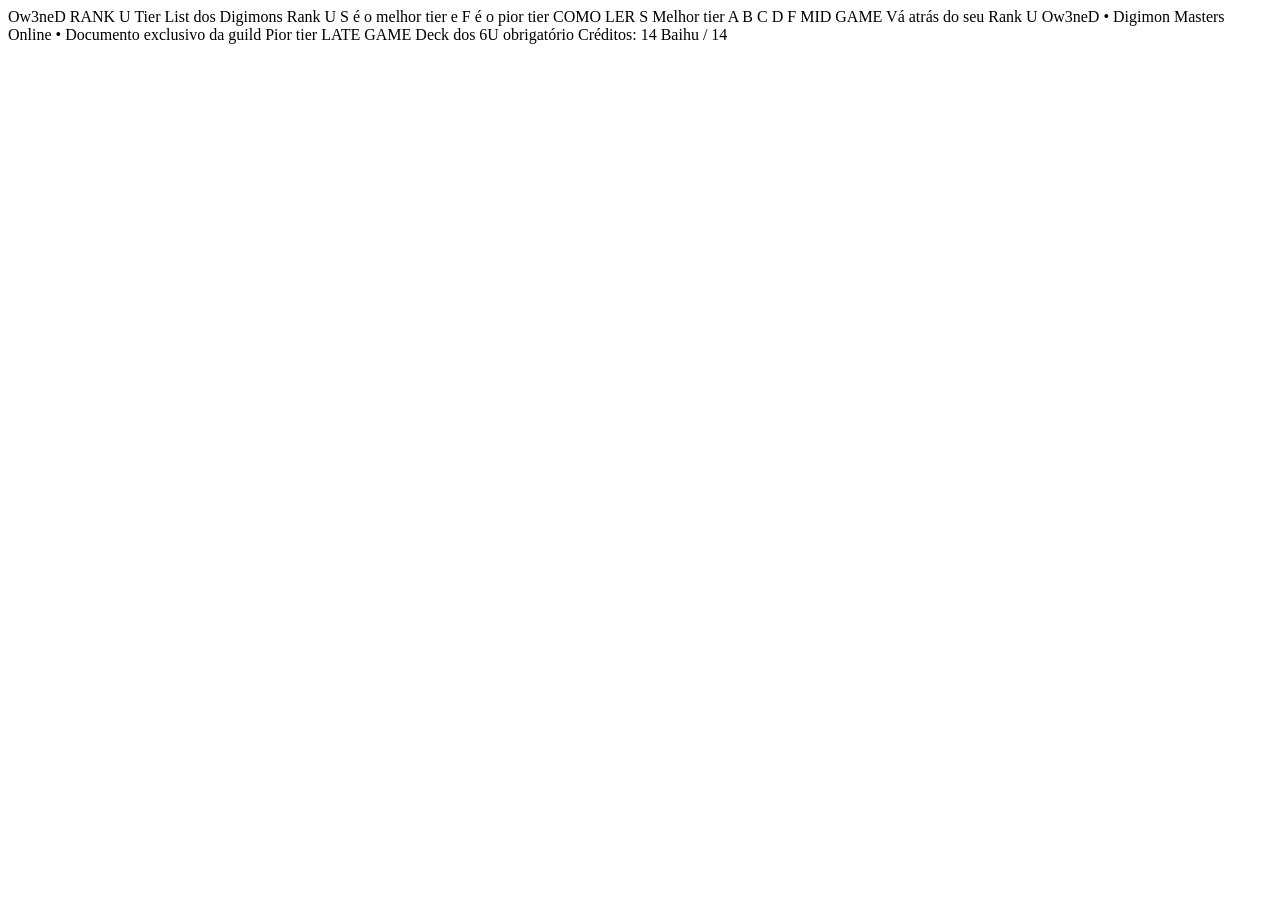
<file: tmp/pdfs/page14.html>
<!DOCTYPE html PUBLIC "-//W3C//DTD XHTML 1.0 Transitional//EN" "http://www.w3.org/TR/xhtml1/DTD/xhtml1-transitional.dtd"><html xmlns="http://www.w3.org/1999/xhtml">
<head>
<title>Ow3neD - Guia de Progressão - Digimon Masters Online</title>
<meta name="Subject" content="Status e itens por fase: Early, Mid e Late Game"/>
<meta name="Author" content="Ow3neD"/>
<meta name="Producer" content="pypdf"/>
</head>
<body>
<doc>
  <page width="1280.000000" height="720.000000">
    <word xMin="1156.704000" yMin="36.603516" xMax="1219.999899" yMax="51.603516">Ow3neD</word>
    <word xMin="68.000000" yMin="39.082813" xMax="102.072266" yMax="51.082813">RANK</word>
    <word xMin="105.828126" yMin="39.082813" xMax="114.593751" yMax="51.082813">U</word>
    <word xMin="60.000000" yMin="72.167970" xMax="127.186526" yMax="106.167970">Tier</word>
    <word xMin="137.828128" yMin="72.167970" xMax="200.631840" yMax="106.167970">List</word>
    <word xMin="211.273443" yMin="72.167970" xMax="272.400397" yMax="106.167970">dos</word>
    <word xMin="283.041999" yMin="72.167970" xMax="444.176768" yMax="106.167970">Digimons</word>
    <word xMin="454.818370" yMin="72.167970" xMax="541.129893" yMax="106.167970">Rank</word>
    <word xMin="551.771495" yMin="72.167970" xMax="576.607434" yMax="106.167970">U</word>
    <word xMin="60.000000" yMin="112.603516" xMax="68.569337" yMax="127.603516">S</word>
    <word xMin="72.854004" yMin="112.603516" xMax="81.159667" yMax="127.603516">é</word>
    <word xMin="85.444335" yMin="112.603516" xMax="93.698730" yMax="127.603516">o</word>
    <word xMin="97.983397" yMin="112.603516" xMax="145.539549" yMax="127.603516">melhor</word>
    <word xMin="149.824217" yMin="112.603516" xMax="172.712400" yMax="127.603516">tier</word>
    <word xMin="176.997068" yMin="112.603516" xMax="185.302731" yMax="127.603516">e</word>
    <word xMin="189.587399" yMin="112.603516" xMax="197.351070" yMax="127.603516">F</word>
    <word xMin="201.635738" yMin="112.603516" xMax="209.941401" yMax="127.603516">é</word>
    <word xMin="214.226069" yMin="112.603516" xMax="222.480464" yMax="127.603516">o</word>
    <word xMin="226.765131" yMin="112.603516" xMax="252.883296" yMax="127.603516">pior</word>
    <word xMin="257.167964" yMin="112.603516" xMax="280.056147" yMax="127.603516">tier</word>
    <word xMin="960.000000" yMin="174.022461" xMax="992.392088" yMax="184.522461">COMO</word>
    <word xMin="995.678466" yMin="174.022461" xMax="1015.427489" yMax="184.522461">LER</word>
    <word xMin="973.520500" yMin="216.794088" xMax="986.479484" yMax="236.794088">S</word>
    <word xMin="1012.000000" yMin="220.112447" xMax="1057.715822" yMax="233.112447">Melhor</word>
    <word xMin="1061.784670" yMin="220.112447" xMax="1085.086918" yMax="233.112447">tier</word>
    <word xMin="973.037100" yMin="274.772888" xMax="986.962882" yMax="294.772888">A</word>
    <word xMin="973.144500" yMin="332.751688" xMax="986.855438" yMax="352.751688">B</word>
    <word xMin="973.398400" yMin="390.730388" xMax="986.601524" yMax="410.730388">C</word>
    <word xMin="972.529300" yMin="448.709188" xMax="987.470706" yMax="468.709188">D</word>
    <word xMin="973.852500" yMin="506.687988" xMax="986.147422" yMax="526.687988">F</word>
    <word xMin="90.000000" yMin="607.365278" xMax="111.747559" yMax="618.365278">MID</word>
    <word xMin="115.190430" yMin="607.365278" xMax="147.583496" yMax="618.365278">GAME</word>
    <word xMin="82.000000" yMin="627.716430" xMax="102.851563" yMax="643.716430">Vá</word>
    <word xMin="107.859376" yMin="627.716430" xMax="149.835939" yMax="643.716430">atrás</word>
    <word xMin="154.843752" yMin="627.716430" xMax="175.039066" yMax="643.716430">do</word>
    <word xMin="180.046878" yMin="627.716430" xMax="208.632816" yMax="643.716430">seu</word>
    <word xMin="213.640629" yMin="627.716430" xMax="254.257816" yMax="643.716430">Rank</word>
    <word xMin="259.265629" yMin="627.716430" xMax="270.953130" yMax="643.716430">U</word>
    <word xMin="60.000000" yMin="695.642578" xMax="102.163085" yMax="706.642578">Ow3neD</word>
    <word xMin="108.447264" yMin="695.642578" xMax="114.285642" yMax="706.642578">•</word>
    <word xMin="120.569821" yMin="695.642578" xMax="161.943357" yMax="706.642578">Digimon</word>
    <word xMin="165.085446" yMin="695.642578" xMax="204.036618" yMax="706.642578">Masters</word>
    <word xMin="207.178707" yMin="695.642578" xMax="239.104488" yMax="706.642578">Online</word>
    <word xMin="245.388667" yMin="695.642578" xMax="251.227046" yMax="706.642578">•</word>
    <word xMin="257.511225" yMin="695.642578" xMax="314.836909" yMax="706.642578">Documento</word>
    <word xMin="317.978998" yMin="695.642578" xMax="364.202632" yMax="706.642578">exclusivo</word>
    <word xMin="367.344721" yMin="695.642578" xMax="379.692866" yMax="706.642578">da</word>
    <word xMin="382.834955" yMin="695.642578" xMax="407.176753" yMax="706.642578">guild</word>
    <word xMin="1012.000000" yMin="510.006347" xMax="1038.380861" yMax="523.006347">Pior</word>
    <word xMin="1042.449709" yMin="510.006347" xMax="1065.751957" yMax="523.006347">tier</word>
    <word xMin="672.000000" yMin="607.365278" xMax="699.478516" yMax="618.365278">LATE</word>
    <word xMin="702.921387" yMin="607.365278" xMax="735.314453" yMax="618.365278">GAME</word>
    <word xMin="664.000000" yMin="627.716430" xMax="703.820312" yMax="643.716430">Deck</word>
    <word xMin="708.828125" yMin="627.716430" xMax="737.593750" yMax="643.716430">dos</word>
    <word xMin="742.601563" yMin="627.716430" xMax="764.304690" yMax="643.716430">6U</word>
    <word xMin="769.312502" yMin="627.716430" xMax="860.250008" yMax="643.716430">obrigatório</word>
    <word xMin="1158.476000" yMin="695.538000" xMax="1194.485000" yMax="703.863000">Créditos:</word>
    <word xMin="1185.201000" yMin="695.642578" xMax="1197.790843" yMax="706.642578">14</word>
    <word xMin="1196.987000" yMin="695.538000" xMax="1220.000000" yMax="703.863000">Baihu</word>
    <word xMin="1200.932933" yMin="695.642578" xMax="1204.268382" yMax="706.642578">/</word>
    <word xMin="1207.410472" yMin="695.642578" xMax="1220.000315" yMax="706.642578">14</word>
  </page>
</doc>
</body>
</html>
</file>
<file: assets/site.css>
:root{--bg:#070c16;--panel:#0f1726;--panel2:#131e31;--text:#f4f7ff;--muted:#9ca9c2;--blue:#4a9cff;--blue2:#55d6ff;--gold:#ffb224;--line:#24314a;--max:1180px}*{box-sizing:border-box}html{scroll-behavior:smooth}body{margin:0;background:radial-gradient(circle at 82% 8%,rgba(38,103,181,.18),transparent 28%),var(--bg);color:var(--text);font-family:Inter,ui-sans-serif,system-ui,-apple-system,"Segoe UI",sans-serif;min-height:100vh}.site-header{width:min(var(--max),calc(100% - 40px));height:84px;margin:auto;display:flex;align-items:center;justify-content:space-between;border-bottom:1px solid rgba(109,140,184,.2)}.brand{display:flex;align-items:center;gap:12px;color:var(--text);text-decoration:none;font-weight:850;font-size:1.35rem;letter-spacing:.02em}.brand img,.footer-brand img{object-fit:contain}.site-header nav{display:flex;align-items:center;gap:8px}.site-header nav a{color:#aebad1;text-decoration:none;font-size:.91rem;font-weight:650;padding:12px 14px;border-radius:10px;transition:.2s}.site-header nav a:hover,.site-header nav a:focus-visible,.site-header nav a.active{color:#fff;background:rgba(74,156,255,.12)}main{width:min(var(--max),calc(100% - 40px));margin:auto}.hero{min-height:510px;display:grid;grid-template-columns:1.25fr .75fr;gap:64px;align-items:center;padding:70px 0 54px}.eyebrow{margin:0 0 16px;color:var(--gold);font-size:.76rem;line-height:1.3;font-weight:850;letter-spacing:.24em}.hero h1{margin:0;max-width:780px;font-size:clamp(2.7rem,5.6vw,5.1rem);line-height:.98;letter-spacing:-.06em}.hero h1 span{color:var(--blue)}.lead{max-width:660px;color:#b4bfd3;font-size:1.08rem;line-height:1.72;margin:28px 0 32px}.hero-actions{display:flex;gap:12px;flex-wrap:wrap}.button{display:inline-flex;min-height:50px;align-items:center;justify-content:center;gap:22px;border-radius:12px;padding:0 20px;color:#fff;text-decoration:none;font-weight:800;font-size:.92rem;border:1px solid transparent;transition:transform .2s,box-shadow .2s,background .2s}.button:hover{transform:translateY(-2px)}.button.primary{background:linear-gradient(135deg,#287ce8,#54a8ff);box-shadow:0 12px 34px rgba(42,132,237,.22)}.button.secondary{border-color:#34445f;background:#111b2c;color:#dce5f6}.crest{position:relative;min-height:360px;display:grid;place-items:center}.crest img{position:relative;z-index:2;width:166px;height:152px;image-rendering:auto;filter:drop-shadow(0 20px 34px rgba(0,0,0,.5));transform:scale(1.05)}.crest>span{position:absolute;bottom:42px;z-index:2;color:#6c7c98;font-weight:800;font-size:.67rem;letter-spacing:.31em}.crest-ring{position:absolute;border-radius:50%;border:1px solid rgba(71,158,255,.38)}.ring-one{width:330px;height:330px;box-shadow:inset 0 0 80px rgba(36,120,220,.08)}.ring-two{width:255px;height:255px;border-color:rgba(255,178,36,.22);animation:pulse 4s ease-in-out infinite}@keyframes pulse{50%{transform:scale(1.05);opacity:.65}}.resources{padding:64px 0 76px;border-top:1px solid rgba(109,140,184,.18)}.section-heading{display:flex;align-items:end;justify-content:space-between;gap:32px;margin-bottom:28px}.section-heading h2{font-size:clamp(1.8rem,3.6vw,2.75rem);margin:0;letter-spacing:-.04em}.section-heading>p{color:var(--muted);max-width:380px;line-height:1.6;margin:0}.resource-grid{display:grid;grid-template-columns:1fr 1fr;gap:18px}.resource-card{min-height:300px;position:relative;display:grid;grid-template-columns:auto 1fr;align-content:start;gap:18px;padding:30px;border:1px solid var(--line);border-radius:20px;background:linear-gradient(145deg,rgba(18,29,48,.98),rgba(10,17,29,.98));color:var(--text);text-decoration:none;overflow:hidden;transition:transform .22s,border-color .22s,box-shadow .22s}.resource-card:hover{transform:translateY(-4px);border-color:#3e608b;box-shadow:0 20px 50px rgba(0,0,0,.28)}.resource-card:before{content:"";position:absolute;inset:auto -60px -100px auto;width:250px;height:250px;border-radius:50%;background:rgba(65,146,244,.09);filter:blur(2px)}.guide-card:before{background:rgba(255,178,36,.07)}.card-icon{display:grid;place-items:center;width:48px;height:48px;border-radius:13px;background:rgba(70,157,255,.13);border:1px solid rgba(70,157,255,.3);color:#78baff;font-size:1.35rem;font-weight:850}.guide-card .card-icon{color:#ffc15a;background:rgba(255,178,36,.1);border-color:rgba(255,178,36,.26)}.card-label{color:#7393bc;font-size:.7rem;font-weight:850;letter-spacing:.15em}.card-content h3{font-size:1.55rem;margin:10px 0 12px}.card-content p{color:#aab6cc;line-height:1.65;margin:0;max-width:500px}.card-link{display:inline-flex;gap:12px;align-items:center;margin-top:27px;color:#72b6ff;font-size:.89rem;font-weight:800}.guide-card .card-link{color:#ffc15a}.card-number{position:absolute;right:25px;top:20px;color:rgba(158,178,210,.12);font-size:3.8rem;font-weight:900;letter-spacing:-.08em}footer{width:min(var(--max),calc(100% - 40px));margin:auto;border-top:1px solid rgba(109,140,184,.18);min-height:112px;display:grid;grid-template-columns:1fr auto auto;align-items:center;gap:24px;color:#73819b;font-size:.78rem}.footer-brand{display:flex;align-items:center;gap:9px;color:#cbd5e7;font-size:.98rem}.viewer-main{width:min(1360px,calc(100% - 32px));margin:28px auto 40px}.viewer-head{display:flex;justify-content:space-between;align-items:end;gap:20px;margin-bottom:18px}.viewer-head h1{font-size:clamp(1.8rem,4vw,3rem);letter-spacing:-.04em;margin:0}.viewer-head p{color:var(--muted);margin:8px 0 0}.pdf-frame{display:block;width:100%;height:calc(100vh - 190px);min-height:620px;border:1px solid var(--line);border-radius:16px;background:#111827}.download-row{display:flex;gap:10px;flex-wrap:wrap}.download-row .button{min-height:44px}.calculator-shell{width:100%;min-height:calc(100vh - 85px);border:0;display:block;background:#080c18}@media(max-width:850px){.site-header{height:auto;padding:16px 0;align-items:flex-start}.site-header nav{flex-wrap:wrap;justify-content:flex-end}.site-header nav a{padding:9px;font-size:.8rem}.hero{grid-template-columns:1fr;padding:64px 0 34px}.crest{display:none}.resource-grid{grid-template-columns:1fr}.section-heading{align-items:flex-start;flex-direction:column}.viewer-head{align-items:flex-start;flex-direction:column}footer{grid-template-columns:1fr;padding:26px 0;gap:10px}}@media(max-width:560px){.site-header,main,footer{width:min(100% - 24px,var(--max))}.brand span{display:none}.site-header nav{gap:2px}.site-header nav a{font-size:.72rem}.hero{min-height:auto}.hero h1{font-size:2.65rem}.resource-card{grid-template-columns:1fr;min-height:330px;padding:24px}.card-number{font-size:3rem}.viewer-main{width:calc(100% - 16px)}.pdf-frame{height:70vh;min-height:460px}}
.skip-link{position:fixed;top:10px;left:10px;z-index:1000;padding:10px 14px;border-radius:9px;background:#fff;color:#07101e;font-weight:800;text-decoration:none;transform:translateY(-150%)}.skip-link:focus{transform:translateY(0)}
.crest img{width:180px;height:180px}.resource-card:focus-visible,.button:focus-visible{outline:3px solid #8fc4ff;outline-offset:3px}@media(prefers-reduced-motion:reduce){html{scroll-behavior:auto}.ring-two{animation:none}.button,.resource-card{transition:none}}
.guide-pages{display:grid;gap:18px}.guide-pages img{display:block;width:100%;height:auto;border:1px solid var(--line);border-radius:16px;background:#111827;box-shadow:0 16px 42px rgba(0,0,0,.25)}
.seal-card:before{background:rgba(85,214,255,.08)}.seal-card .card-icon{color:#79e1ff;background:rgba(85,214,255,.1);border-color:rgba(85,214,255,.26)}.seal-card .card-link{color:#79e1ff}
.dunit-card:before{background:rgba(139,92,246,.1)}.dunit-card .card-icon{color:#d2c3ff;background:rgba(139,92,246,.12);border-color:rgba(139,92,246,.34);font-size:.82rem}.dunit-card .card-link{color:#c7b6ff}
</file>
<file: assets/ow3ned-ui.css>
/* Ow3neD UI Concept v23 — shared visual system */
:root{
  --ow-bg:#070b14;
  --ow-surface:#0c1422;
  --ow-surface-2:#111c2d;
  --ow-border:rgba(130,160,205,.18);
  --ow-border-strong:rgba(116,176,255,.34);
  --ow-text:#f5f8ff;
  --ow-muted:#95a5bd;
  --ow-blue:#4a9cff;
  --ow-cyan:#55d6ff;
  --ow-gold:#ffbd52;
  --ow-ranku:#9b7cff;
  --ow-seals:#55d6ff;
  --ow-dunit:#a884ff;
  --ow-guide:#ffc45c;
  --ow-builds:#64dda4;
  --ow-decks:#ff7d67;
  --ow-radius:18px;
  --ow-shadow:0 24px 70px rgba(0,0,0,.28);
  --ow-header-max:1320px;
  --max:1320px;
  --page-accent:var(--ow-blue);
  --page-accent-rgb:74,156,255;
}

body[data-page="ranku"]{--page-accent:var(--ow-ranku);--page-accent-rgb:155,124,255}
body[data-page="seals"]{--page-accent:var(--ow-seals);--page-accent-rgb:85,214,255}
body[data-page="dunit"]{--page-accent:var(--ow-dunit);--page-accent-rgb:168,132,255}
body[data-page="guide"]{--page-accent:var(--ow-guide);--page-accent-rgb:255,196,92}
body[data-page="builds"]{--page-accent:var(--ow-builds);--page-accent-rgb:100,221,164}
body[data-page="decks"]{--page-accent:var(--ow-decks);--page-accent-rgb:255,125,103}

body[data-page="ranku"],body[data-page="seals"],body[data-page="dunit"],body[data-page="guide"],body[data-page="builds"],body[data-page="decks"]{
  background:radial-gradient(circle at 82% 7%,rgba(var(--page-accent-rgb),.105),transparent 28%),radial-gradient(circle at 12% 55%,rgba(74,156,255,.045),transparent 30%),var(--ow-bg)!important;
}

/* Shared navigation */
.ow-header{
  width:min(var(--ow-header-max),calc(100% - 40px))!important;
  min-height:78px!important;
  height:auto!important;
  margin:0 auto!important;
  padding:11px 0!important;
  display:flex!important;
  align-items:center!important;
  justify-content:space-between!important;
  gap:22px!important;
  border-bottom:1px solid var(--ow-border)!important;
  position:relative;
  z-index:50;
}
.ow-header::after{
  content:"";
  position:absolute;
  left:0;right:0;bottom:-1px;height:1px;
  background:linear-gradient(90deg,transparent,rgba(var(--page-accent-rgb),.55),transparent);
  opacity:.45;
  pointer-events:none;
}
.ow-header > .brand,
.ow-header > .guildBrand,
.ow-header > .guild-brand{
  display:flex!important;
  align-items:center!important;
  gap:11px!important;
  color:var(--ow-text)!important;
  text-decoration:none!important;
  font-weight:900!important;
  font-size:1.08rem!important;
  letter-spacing:.01em!important;
  flex:0 0 auto;
}
.ow-header > .brand img,
.ow-header > .guildBrand img,
.ow-header > .guild-brand img{
  width:46px!important;
  height:46px!important;
  object-fit:contain!important;
  filter:drop-shadow(0 7px 16px rgba(0,0,0,.28));
}
.ow-nav{
  display:flex!important;
  align-items:center!important;
  justify-content:flex-end!important;
  gap:5px!important;
  flex-wrap:nowrap!important;
}
.ow-nav a{
  position:relative;
  display:inline-flex!important;
  align-items:center!important;
  min-height:42px;
  padding:0 12px!important;
  border-radius:10px!important;
  color:#a8b6cb!important;
  text-decoration:none!important;
  font-size:.82rem!important;
  line-height:1.2!important;
  font-weight:760!important;
  white-space:nowrap;
  background:transparent!important;
  transition:color .2s ease,background .2s ease,transform .2s ease!important;
}
.ow-nav a:hover,.ow-nav a:focus-visible{
  color:#fff!important;
  background:rgba(var(--page-accent-rgb),.08)!important;
}
.ow-nav a.active,.ow-nav a[aria-current="page"]{
  color:#fff!important;
  background:rgba(var(--page-accent-rgb),.11)!important;
  box-shadow:inset 0 -2px var(--page-accent);
}
.ow-nav-toggle{
  display:none;
  width:44px;height:44px;
  place-items:center;
  border:1px solid var(--ow-border-strong);
  border-radius:12px;
  background:rgba(13,22,37,.9);
  color:#fff;
  padding:0;
}
.ow-nav-toggle svg{width:22px;height:22px;stroke:currentColor;stroke-width:1.8;fill:none;stroke-linecap:round}
.ow-nav-toggle:focus-visible{outline:3px solid rgba(var(--page-accent-rgb),.48);outline-offset:2px}

/* Home */
body[data-page="home"]{
  background:
    radial-gradient(circle at 78% 14%,rgba(45,127,232,.17),transparent 27%),
    radial-gradient(circle at 16% 70%,rgba(85,214,255,.055),transparent 27%),
    #070c16;
}
body[data-page="home"]::before{
  content:"";position:fixed;inset:0;pointer-events:none;z-index:-1;opacity:.20;
  background-image:linear-gradient(rgba(121,155,203,.045) 1px,transparent 1px),linear-gradient(90deg,rgba(121,155,203,.045) 1px,transparent 1px);
  background-size:52px 52px;
  mask-image:linear-gradient(to bottom,black,transparent 68%);
}
body[data-page="home"] main{width:min(1320px,calc(100% - 40px))}
body[data-page="home"] .hero{
  min-height:590px;
  grid-template-columns:minmax(0,1.18fr) minmax(340px,.82fr);
  gap:64px;
  padding:78px 0 64px;
}
body[data-page="home"] .hero-copy{position:relative;z-index:2}
body[data-page="home"] .hero-kicker-row{display:flex;flex-wrap:wrap;align-items:center;gap:8px;margin:0 0 18px}
body[data-page="home"] .hero-kicker-row .eyebrow{margin:0 10px 0 0}
body[data-page="home"] .hero-chip{
  display:inline-flex;align-items:center;gap:7px;min-height:28px;padding:0 10px;border:1px solid rgba(107,147,200,.2);border-radius:999px;background:rgba(13,23,39,.68);color:#8fa2be;font-size:.68rem;font-weight:800;letter-spacing:.055em;text-transform:uppercase
}
body[data-page="home"] .hero-chip::before{content:"";width:5px;height:5px;border-radius:50%;background:#5ae0b1;box-shadow:0 0 0 4px rgba(90,224,177,.08)}
body[data-page="home"] .hero h1{font-size:clamp(3rem,5.5vw,5.35rem);max-width:820px}
body[data-page="home"] .hero h1 span{background:linear-gradient(90deg,#59aaff,#55d6ff);-webkit-background-clip:text;background-clip:text;color:transparent}
body[data-page="home"] .lead{max-width:720px;color:#aab7cb;font-size:1.05rem}
body[data-page="home"] .hero-actions{gap:10px}
body[data-page="home"] .button{border-radius:13px;min-height:52px}
body[data-page="home"] .button.primary{background:linear-gradient(135deg,#287ce8,#55b2ff);box-shadow:0 14px 42px rgba(42,132,237,.25)}
body[data-page="home"] .button.secondary{background:rgba(15,25,42,.76);border-color:#31415d}
body[data-page="home"] .hero-proof{display:flex;align-items:center;gap:18px;margin-top:28px;color:#71839e;font-size:.75rem;font-weight:700}
body[data-page="home"] .hero-proof span{display:inline-flex;align-items:center;gap:7px}
body[data-page="home"] .hero-proof i{width:6px;height:6px;border-radius:50%;background:#4a9cff;box-shadow:0 0 14px rgba(74,156,255,.8)}

body[data-page="home"] .crest{min-height:420px;isolation:isolate}
body[data-page="home"] .crest::before{content:"";position:absolute;width:330px;height:330px;border-radius:50%;background:radial-gradient(circle,rgba(43,122,220,.15),rgba(43,122,220,.02) 52%,transparent 68%);filter:blur(5px)}
body[data-page="home"] .crest::after{content:"";position:absolute;width:390px;height:390px;border-radius:50%;border:1px dashed rgba(91,157,237,.18);animation:ow-spin 34s linear infinite}
body[data-page="home"] .crest img{width:190px;height:190px;filter:drop-shadow(0 24px 40px rgba(0,0,0,.48)) drop-shadow(0 0 28px rgba(52,137,239,.12))}
body[data-page="home"] .ring-one{width:350px;height:350px;border-color:rgba(85,169,255,.28)}
body[data-page="home"] .ring-two{width:270px;height:270px;border-color:rgba(255,189,82,.18)}
body[data-page="home"] .crest>span{bottom:50px;color:#657793}
body[data-page="home"] .orbit-node{position:absolute;width:9px;height:9px;border-radius:50%;background:#55d6ff;box-shadow:0 0 18px #55d6ff;z-index:3}
body[data-page="home"] .orbit-node.one{transform:translate(143px,-82px)}
body[data-page="home"] .orbit-node.two{transform:translate(-121px,105px);width:6px;height:6px;background:#ffbd52;box-shadow:0 0 16px #ffbd52}
@keyframes ow-spin{to{transform:rotate(360deg)}}

body[data-page="home"] .resources{padding:68px 0 82px}
body[data-page="home"] .section-heading{margin-bottom:30px}
body[data-page="home"] .resource-grid{gap:16px}
body[data-page="home"] .resource-card{
  --card-accent:#4a9cff;
  --card-rgb:74,156,255;
  min-height:292px;
  border-radius:18px;
  border-color:rgba(126,155,198,.18);
  background:linear-gradient(150deg,rgba(18,29,48,.94),rgba(9,16,28,.98));
  box-shadow:inset 0 1px rgba(255,255,255,.018);
}
body[data-page="home"] .resource-card::after{content:"";position:absolute;left:0;top:0;bottom:0;width:2px;background:linear-gradient(180deg,transparent,var(--card-accent),transparent);opacity:.72}
body[data-page="home"] .resource-card:hover{border-color:rgba(var(--card-rgb),.42);box-shadow:0 20px 58px rgba(0,0,0,.3),0 0 0 1px rgba(var(--card-rgb),.06)}
body[data-page="home"] .calculator-card{--card-accent:var(--ow-ranku);--card-rgb:155,124,255}
body[data-page="home"] .seal-card{--card-accent:var(--ow-seals);--card-rgb:85,214,255}
body[data-page="home"] .dunit-card{--card-accent:var(--ow-dunit);--card-rgb:168,132,255}
body[data-page="home"] .guide-card{--card-accent:var(--ow-guide);--card-rgb:255,196,92}
body[data-page="home"] .decks-card{--card-accent:var(--ow-decks);--card-rgb:255,125,103}
body[data-page="home"] .builds-card{--card-accent:var(--ow-builds);--card-rgb:100,221,164}
body[data-page="home"] .card-icon{width:50px;height:50px;border-radius:14px;color:var(--card-accent)!important;background:rgba(var(--card-rgb),.095)!important;border-color:rgba(var(--card-rgb),.25)!important}
body[data-page="home"] .card-icon svg{width:24px;height:24px;fill:none;stroke:currentColor;stroke-width:1.65;stroke-linecap:round;stroke-linejoin:round}
body[data-page="home"] .card-label{color:rgba(var(--card-rgb),.72)}
body[data-page="home"] .card-link{color:var(--card-accent)!important}
body[data-page="home"] .card-number{color:rgba(var(--card-rgb),.09)}
body[data-page="home"] .card-content h3{letter-spacing:-.02em}

/* Shared content polish for tools */
body[data-page="seals"] .planner-panel,
body[data-page="seals"] .route-panel,
body[data-page="seals"] .codex-panel{
  border-color:rgba(var(--page-accent-rgb),.16);
  box-shadow:0 20px 55px rgba(0,0,0,.18);
}
body[data-page="seals"] .seal-count strong{color:var(--page-accent)}
body[data-page="seals"] .seal-button.primary{background:linear-gradient(135deg,#2789da,#55d6ff)}

body[data-page="ranku"] .wrap{width:min(1320px,calc(100% - 40px))!important}
body[data-page="ranku"] .card{border-color:rgba(var(--page-accent-rgb),.17)!important;box-shadow:0 20px 55px rgba(0,0,0,.16)}
body[data-page="ranku"] .btn.primary{background:linear-gradient(135deg,#6f59df,#9b7cff)!important}
body[data-page="ranku"] .badge{border-color:rgba(var(--page-accent-rgb),.32)!important;background:rgba(var(--page-accent-rgb),.09)!important}

body[data-page="dunit"] .shell{width:min(1320px,calc(100% - 40px))}
body[data-page="dunit"] .card{border-color:rgba(var(--page-accent-rgb),.16)}
body[data-page="dunit"] .btn.primary{background:linear-gradient(135deg,#8b5cf6,#6b46d9)}
body[data-page="dunit"] .mark{box-shadow:0 12px 32px rgba(var(--page-accent-rgb),.13)}

body[data-page="guide"] .viewer-main{width:min(1320px,calc(100% - 40px))}
body[data-page="guide"] .guide-pages img{border-color:rgba(var(--page-accent-rgb),.19);box-shadow:0 20px 58px rgba(0,0,0,.28)}
body[data-page="guide"] .button.primary{background:linear-gradient(135deg,#da8f28,#ffc45c);color:#1b1306;box-shadow:0 12px 34px rgba(218,143,40,.14)}

@media(max-width:1180px){
  .ow-header{width:min(100% - 28px,var(--ow-header-max))!important;min-height:72px!important}
  .ow-header:not(.ow-nav-ready){align-items:flex-start!important;flex-wrap:wrap!important}
  .ow-header:not(.ow-nav-ready) .ow-nav{width:100%;justify-content:flex-start!important;flex-wrap:wrap!important}
  .ow-header.ow-nav-ready .ow-nav-toggle{display:grid}
  .ow-header.ow-nav-ready .ow-nav{
    position:absolute!important;
    top:calc(100% + 8px);
    right:0;
    width:min(340px,calc(100vw - 28px));
    display:grid!important;
    gap:5px!important;
    padding:10px!important;
    border:1px solid var(--ow-border-strong)!important;
    border-radius:15px!important;
    background:rgba(8,14,24,.97)!important;
    box-shadow:0 24px 60px rgba(0,0,0,.42)!important;
    backdrop-filter:blur(18px);
    opacity:0;
    visibility:hidden;
    transform:translateY(-8px) scale(.98);
    transform-origin:top right;
    transition:.18s ease!important;
  }
  .ow-header.ow-nav-ready .ow-nav.is-open{opacity:1;visibility:visible;transform:translateY(0) scale(1)}
  .ow-nav a{width:100%;min-height:44px;padding:0 13px!important}
  body[data-page="home"] .hero{grid-template-columns:1fr;min-height:auto;padding:62px 0 42px}
  body[data-page="home"] .crest{display:none}
}

@media(max-width:620px){
  .ow-header{width:calc(100% - 22px)!important;padding:9px 0!important}
  .ow-header > .brand img,.ow-header > .guildBrand img,.ow-header > .guild-brand img{width:40px!important;height:40px!important}
  .ow-header > .brand span,.ow-header > .guildBrand span,.ow-header > .guild-brand span{display:inline!important;font-size:1rem}
  body[data-page="home"] main{width:calc(100% - 24px)}
  body[data-page="home"] .hero{padding-top:48px}
  body[data-page="home"] .hero h1{font-size:clamp(2.65rem,13vw,3.75rem)}
  body[data-page="home"] .hero-kicker-row{align-items:flex-start}
  body[data-page="home"] .hero-kicker-row .eyebrow{width:100%;margin-bottom:3px}
  body[data-page="home"] .hero-proof{flex-wrap:wrap;gap:10px 16px}
  body[data-page="home"] .resource-card{grid-template-columns:auto 1fr!important;min-height:0!important;padding:22px!important}
  body[data-page="home"] .builds-card{grid-column:auto}
  body[data-page="home"] .card-number{font-size:2.8rem;right:18px}
  body[data-page="home"] .card-content p{font-size:.9rem}
  body[data-page="ranku"] .wrap{width:calc(100% - 20px)!important}
  body[data-page="guide"] .viewer-main{width:calc(100% - 20px)}
}

@media(prefers-reduced-motion:reduce){
  body[data-page="home"] .crest::after{animation:none}
  .ow-nav{transition:none!important}
}

/* Shared accessibility helpers */
.skip-link{position:fixed;top:10px;left:10px;z-index:1000;padding:10px 14px;border-radius:9px;background:#fff;color:#07101e;font-weight:800;text-decoration:none;transform:translateY(-180%);transition:transform .15s ease}
.skip-link:focus-visible{transform:translateY(0)}
.sr-only{position:absolute!important;width:1px!important;height:1px!important;padding:0!important;margin:-1px!important;overflow:hidden!important;clip:rect(0,0,0,0)!important;white-space:nowrap!important;border:0!important}
</file>
<file: builds/styles.css>
:root{--bg:#070b14;--panel:#101827;--panel2:#0b1320;--line:#27344b;--line2:#344760;--text:#f7f9fd;--muted:#93a3ba;--blue:#58a8ff;--violet:#9176ff;--green:#64dda4;--gold:#ffc857;--red:#ff8ca1}*{box-sizing:border-box}html{color-scheme:dark;scroll-behavior:smooth}body{margin:0;background:radial-gradient(circle at 12% -8%,#11294d 0,transparent 31%),radial-gradient(circle at 92% -4%,#211640 0,transparent 25%),var(--bg);color:var(--text);font:14px/1.5 Inter,ui-sans-serif,system-ui,-apple-system,"Segoe UI",sans-serif}.topbar{height:68px;position:sticky;top:0;z-index:20;display:flex;align-items:center;justify-content:space-between;padding:0 max(18px,calc((100vw - 1160px)/2));background:rgba(7,11,20,.9);border-bottom:1px solid #1a273b;backdrop-filter:blur(16px)}.brand{display:flex;align-items:center;gap:11px;color:inherit;text-decoration:none}.brand-mark{width:38px;height:38px;display:grid;place-items:center;border-radius:12px;background:linear-gradient(145deg,var(--blue),var(--violet));font-weight:950;box-shadow:0 8px 30px rgba(90,120,255,.24)}.brand strong,.brand small{display:block}.brand small{color:var(--muted);font-size:10px;margin-top:1px}.catalog-count{font-size:11px;color:var(--muted)}.catalog-count strong{font-size:15px;color:#fff;margin-right:3px}.shell{max-width:1160px;margin:auto;padding:46px 18px 70px}.intro{padding:24px 0 38px;max-width:820px}.eyebrow{margin:0 0 6px;font-size:10px;font-weight:900;letter-spacing:.16em;color:var(--blue)}.intro h1{font-size:clamp(42px,6.5vw,72px);line-height:.95;letter-spacing:-.055em;margin:0}.intro h1 span{color:#9ebfe7}.intro>p:last-child{max-width:690px;color:#b3c1d5;font-size:16px;margin:18px 0 0}.panel{background:linear-gradient(180deg,rgba(16,24,39,.97),rgba(10,17,29,.97));border:1px solid var(--line);border-radius:20px;padding:21px;box-shadow:0 18px 55px rgba(0,0,0,.13)}.picker{position:relative}.picker-head,.section-head{display:flex;align-items:flex-start;justify-content:space-between;gap:16px;margin-bottom:16px}.picker-head h2,.section-head h2{margin:0;font-size:20px}.text-button{border:0;background:transparent;color:#9fcaff;font:inherit;font-size:11px;font-weight:800;padding:5px;cursor:pointer}.text-button:hover{color:#fff}.picker-grid{display:grid;grid-template-columns:1.1fr 1.8fr 1.2fr;gap:11px}.advanced{display:grid;grid-template-columns:repeat(3,1fr);gap:11px;padding-top:13px;margin-top:13px;border-top:1px solid #202d42}.advanced[hidden]{display:none}label{font-size:10.5px;font-weight:750;color:#c3cee0}input,select{display:block;width:100%;margin-top:6px;padding:11px 12px;border:1px solid #31415b;border-radius:11px;background:#070d18;color:#fff;outline:0}input:focus,select:focus{border-color:var(--blue);box-shadow:0 0 0 3px rgba(88,168,255,.12)}.build-hero{margin-top:14px;border-color:#37466a}.build-title-row{display:grid;grid-template-columns:auto 1fr auto;gap:14px;align-items:center}.build-name h2{margin:0;font-size:24px;letter-spacing:-.02em}.tags{display:flex;gap:6px;flex-wrap:wrap;margin-top:8px}.tags span{font-size:9.5px;padding:3px 7px;border:1px solid #2f496b;border-radius:999px;color:#aed6ff;background:#0b1d31}.tags .oc{border-color:#644d91;color:#cebfff;background:#171128}.build-summary{display:grid;grid-template-columns:1.35fr 1fr;gap:22px;margin-top:21px;padding-top:19px;border-top:1px solid #243149}.summary-main h3{font-size:22px;line-height:1.2;margin:0}.summary-main>p{color:#afbdd1;margin:9px 0 0;max-width:680px}.allocation-wrap{background:#09111f;border:1px solid #26364e;border-radius:15px;padding:13px}.allocation-head{display:flex;justify-content:space-between;align-items:center;color:var(--muted);font-size:10px;margin-bottom:9px}.allocation-head small{color:#9fb1ca}.allocation{display:grid;grid-template-columns:repeat(auto-fit,minmax(70px,1fr));gap:7px}.allocation-item{min-height:72px;display:flex;flex-direction:column;justify-content:center;align-items:center;border:1px solid #293a53;border-radius:11px;background:#0c1524}.allocation-item.active{border-color:#3b69a0;background:#0c1d31}.allocation-item>span{font-size:9px;font-weight:900;color:#91bfea}.allocation-item strong{font-size:17px;margin:1px 0}.allocation-item small{font-size:8.5px;color:#7f91aa}.allocation-item.priority-only strong{color:var(--green)}.estimate-notice{margin:14px 0 0;padding-top:13px;border-top:1px solid #202d42;color:#7f91aa;font-size:10.5px;line-height:1.5}.quick-grid{display:grid;grid-template-columns:1fr 1fr;gap:14px;margin-top:14px}.quick-card h2{font-size:19px;margin:0}.quick-card>p:not(.eyebrow){color:#aebed2;margin:7px 0 0}.focus-card{border-color:#314b70}.priority-track,.rotation{display:flex;align-items:center;gap:6px;flex-wrap:wrap;margin-top:14px}.priority-track span,.rotation span{display:flex;align-items:center;gap:5px;font-weight:900;padding:6px 9px;border:1px solid #34557f;border-radius:9px;background:#0b2038}.priority-track b{width:16px;height:16px;display:grid;place-items:center;border-radius:50%;font-size:8px;background:#2d69ae}.priority-track i,.rotation i{font-style:normal;color:#5c6f8a}.helper{font-size:10.5px!important;color:#8294ad!important}.skills-panel{margin-top:14px}.skills{display:grid;grid-template-columns:repeat(auto-fit,minmax(205px,1fr));gap:9px}.skill-card{background:var(--panel2);border:1px solid #29384f;border-radius:15px;padding:14px;min-width:0}.skill-card.active{border-color:#416899}.skill-head{display:flex;justify-content:space-between;align-items:center;gap:8px}.skill-head>strong{font-size:10px;color:var(--green)}.fid{font-size:9.5px;font-weight:950;color:#add7ff;background:#102d4d;border:1px solid #285986;padding:3px 7px;border-radius:999px}.skill-card h3{font-size:14px;line-height:1.25;margin:11px 0}.skill-line{display:flex;justify-content:space-between;gap:10px;color:#9cb1ca;font-size:10px}.skill-line b{color:#d8e5f5;white-space:nowrap}.skill-card details{margin-top:10px;border-top:1px solid #202d42;padding-top:8px}.skill-card summary{cursor:pointer;color:#82b9f1;font-size:9.5px;list-style:none}.skill-card summary::-webkit-details-marker{display:none}.skill-details{display:grid;gap:5px;margin-top:8px;color:#8798b0;font-size:9.5px}footer{text-align:center;padding:26px 16px;color:#5f7089;border-top:1px solid #182339;font-size:10px}@media(max-width:820px){.picker-grid{grid-template-columns:1fr 1.5fr}.picker-grid label:last-child{grid-column:1/-1}.build-summary,.quick-grid{grid-template-columns:1fr}.advanced{grid-template-columns:1fr 1fr 1fr}}@media(max-width:560px){.topbar{height:62px;padding:0 12px}.shell{padding:28px 12px 48px}.intro{padding:13px 0 28px}.intro h1{font-size:42px}.intro>p:last-child{font-size:14px}.panel{padding:16px;border-radius:16px}.picker-grid,.advanced{grid-template-columns:1fr}.picker-grid label:last-child{grid-column:auto}.build-title-row{grid-template-columns:auto 1fr}.build-name h2{font-size:20px}.build-summary{gap:15px}.allocation{grid-template-columns:repeat(4,1fr)}.catalog-count{font-size:0}.catalog-count strong{font-size:13px}.catalog-count:after{content:' U';font-size:10px}.picker-head{align-items:center}.skills{grid-template-columns:1fr 1fr}}@media(max-width:390px){.skills{grid-template-columns:1fr}.allocation{grid-template-columns:repeat(3,1fr)}}

/* v4 — catálogo visual + simulador de DPS */
.portrait-strip{display:flex;gap:9px;overflow-x:auto;padding:14px 2px 2px;margin-top:14px;border-top:1px solid #202d42;scrollbar-width:thin;scrollbar-color:#334a6b transparent}.portrait-option{flex:0 0 82px;border:1px solid transparent;background:transparent;color:#91a4bd;border-radius:13px;padding:5px;cursor:pointer;text-align:center}.portrait-option:hover,.portrait-option.active{border-color:#35577e;background:#0b1727;color:#fff}.mini-portrait{position:relative;width:68px;height:58px;margin:auto;display:grid;place-items:center;border:1px solid #2a3c57;border-radius:11px;background:radial-gradient(circle at 50% 30%,#17294a,#08101d 68%);overflow:hidden}.mini-portrait img{width:100%;height:100%;object-fit:contain;opacity:0;transition:opacity .18s}.mini-portrait.has-image img{opacity:1}.mini-portrait b{position:absolute;font-size:18px;color:#6f8baa}.mini-portrait.has-image b{display:none}.portrait-option small{display:block;margin-top:5px;white-space:nowrap;overflow:hidden;text-overflow:ellipsis;font-size:8.5px}.build-title-row{grid-template-columns:auto 1fr auto}.digi-portrait{position:relative;display:grid;place-items:center;background:radial-gradient(circle at 50% 28%,#203b68,#08101d 70%);border:1px solid #365377;overflow:hidden}.main-portrait{width:96px;height:96px;border-radius:18px}.digi-portrait img{width:100%;height:100%;object-fit:contain;opacity:0;transition:opacity .18s}.digi-portrait.has-image img{opacity:1}.portrait-fallback{font-size:30px;font-weight:950;color:#7891b3}.digi-portrait.has-image .portrait-fallback{display:none}.rank-chip{position:absolute;right:6px;bottom:6px;min-width:25px;height:25px;padding:0 6px;display:grid;place-items:center;border-radius:8px;background:linear-gradient(145deg,#2855ea,#984aff);font-size:11px;font-weight:950;color:#fff;box-shadow:0 4px 15px rgba(0,0,0,.3)}.hero-actions{display:flex;flex-direction:column;align-items:flex-end;gap:8px}.dps-button{border:1px solid #345b86;background:#0c2139;color:#b9dcff;border-radius:10px;padding:8px 11px;font:inherit;font-size:10px;font-weight:850;cursor:pointer}.dps-button:hover{border-color:#62aaff;color:#fff;background:#102c4a}.dps-modal{width:min(850px,calc(100vw - 24px));max-height:90vh;padding:0;border:1px solid #31415d;border-radius:20px;background:#0a111e;color:#fff;box-shadow:0 30px 120px rgba(0,0,0,.7)}.dps-modal::backdrop{background:rgba(2,6,12,.76);backdrop-filter:blur(5px)}.dps-dialog{padding:22px}.dps-head{display:flex;justify-content:space-between;align-items:flex-start;gap:18px}.dps-head h2{margin:0;font-size:25px}.dps-head>div>p:last-child{margin:5px 0 0;color:#8fa3bd}.close-dialog{width:34px;height:34px;border:1px solid #33455f;border-radius:10px;background:#111a29;color:#d9e4f3;font-size:23px;line-height:1;cursor:pointer}.dps-basics{display:grid;grid-template-columns:repeat(3,1fr);gap:10px;margin-top:18px}.dps-helper{margin:14px 0;color:#9dafc6;font-size:10.5px;line-height:1.55}.run-dps{width:100%;margin-top:13px;padding:11px 14px;border:1px solid #30725b;border-radius:11px;background:#0d3025;color:#83edbd;font-weight:900;cursor:pointer}.run-dps:hover{background:#124332}.dps-result{margin-top:13px}.dps-error{padding:11px;border:1px solid #704153;border-radius:10px;background:#28131b;color:#ffb2c2}
@media(max-width:820px){.main-portrait{width:78px;height:78px}}
@media(max-width:560px){.build-title-row{grid-template-columns:auto 1fr}.hero-actions{grid-column:1/-1;flex-direction:row;align-items:center;justify-content:space-between}.main-portrait{width:70px;height:70px}.portrait-option{flex-basis:72px}.mini-portrait{width:58px;height:52px}.dps-dialog{padding:16px}.dps-basics{grid-template-columns:1fr}}

/* v5 — comparador de builds */
.dps-modal{width:min(1120px,calc(100vw - 24px))}
.compare-mechanics{margin-top:16px;padding-top:14px;border-top:1px solid #223149}.compare-section-head{display:flex;align-items:end;justify-content:space-between;gap:12px;margin-bottom:9px}.compare-section-head h3{margin:0;font-size:14px}.compare-section-head small{color:#7488a3;font-size:9px}.compare-mechanics-list{display:grid;gap:7px}.compare-mechanic-row{display:grid;grid-template-columns:minmax(190px,1.4fr) repeat(3,1fr);gap:8px;align-items:end;padding:9px 10px;border:1px solid #26374e;border-radius:12px;background:#0a1422}.compare-mechanic-row>div{min-width:0}.compare-mechanic-row>div strong{display:block;margin-top:6px;font-size:11px;white-space:nowrap;overflow:hidden;text-overflow:ellipsis}.compare-mechanic-row input{padding:8px 9px}.compare-builds{display:grid;grid-template-columns:1fr 1fr;gap:12px;margin-top:14px}.compare-build-card{border:1px solid #32577d;border-radius:15px;padding:13px;background:#0a1727}.compare-build-card.alt{border-color:#604e8b;background:#121128}.compare-build-head{display:grid;grid-template-columns:1fr minmax(150px,210px);align-items:end;gap:10px}.compare-build-head span{font-size:8px;font-weight:950;letter-spacing:.12em;color:#78baff}.compare-build-card.alt .compare-build-head span{color:#bdabff}.compare-build-head h3{margin:2px 0 0;font-size:14px}.compare-build-head select{margin:0;padding:8px 9px}.rotation-input{display:block;margin-top:10px}.rotation-input input{padding:9px 10px}.compare-skill-list{display:grid;gap:7px;margin-top:10px}.compare-skill-row{display:grid;grid-template-columns:minmax(150px,1.2fr) 82px 1fr;gap:8px;align-items:end;padding:9px;border:1px solid #26364d;border-radius:11px;background:#09121f}.compare-skill-row>div{min-width:0}.compare-skill-row>div strong{display:block;margin-top:6px;font-size:10.5px;white-space:nowrap;overflow:hidden;text-overflow:ellipsis}.compare-skill-row input{padding:8px 9px}.compare-result-summary{display:flex;justify-content:space-between;gap:16px;align-items:center;padding:12px 13px;border:1px solid #315d4f;border-radius:12px;background:#0b211b}.compare-result-summary strong{color:#8becbe;font-size:12px}.compare-result-summary span{color:#819b91;font-size:9.5px;text-align:right}.compare-result-grid{display:grid;grid-template-columns:1fr 1fr;gap:9px;margin-top:9px}.compare-result-card{padding:13px;border:1px solid #2c405a;border-radius:13px;background:#0a1422}.compare-result-card>span{font-size:8px;font-weight:950;letter-spacing:.1em;color:#78baff}.compare-result-card:nth-child(2)>span{color:#bdabff}.compare-result-card h3{margin:4px 0 9px;font-size:13px}.compare-result-card>strong{display:block;font-size:26px;color:#7fe8ba}.compare-result-card>strong small{font-size:9px;color:#7f9b91}.compare-result-card p{margin:2px 0 9px;color:#879bb4;font-size:9.5px}.compare-result-card>div{padding-top:8px;border-top:1px solid #203047;color:#8fa2b9;font-size:9px}.compare-result-card>div b{color:#d7e4f3}.compare-result-card>small{display:block;margin-top:7px;color:#657b95;font-size:8.5px}.empty-catalog{margin:0;color:#8fa1b8;font-size:11px}
@media(max-width:900px){.compare-builds{grid-template-columns:1fr}.compare-mechanic-row{grid-template-columns:1fr 1fr 1fr}.compare-mechanic-row>div{grid-column:1/-1}.compare-result-grid{grid-template-columns:1fr}}
@media(max-width:560px){.compare-section-head,.compare-result-summary{align-items:flex-start;flex-direction:column}.compare-result-summary span{text-align:left}.compare-mechanic-row{grid-template-columns:1fr}.compare-mechanic-row>div{grid-column:auto}.compare-build-head{grid-template-columns:1fr}.compare-skill-row{grid-template-columns:1fr 1fr}.compare-skill-row>div{grid-column:1/-1}}
</file>
<file: builds/integration.css>
/* Integração do Skill Builder com o portal Ow3neD */
body[data-page="builds"]{--page-accent:#64dda4;--page-accent-rgb:100,221,164}
body[data-page="builds"] .site-header{font-size:14px}
body[data-page="builds"] .site-header .brand{font-size:1.08rem!important;font-weight:900!important;color:#f5f8ff!important}
body[data-page="builds"] .site-header .brand img{width:46px!important;height:46px!important}
body[data-page="builds"] .shell{width:min(1160px,calc(100% - 36px));max-width:1160px;padding-left:0;padding-right:0}
body[data-page="builds"] footer{width:min(1320px,calc(100% - 40px));margin:auto;min-height:112px;padding:0;border-top:1px solid rgba(109,140,184,.18);display:grid;grid-template-columns:1fr auto;align-items:center;gap:24px;text-align:left;color:#73819b;font-size:.78rem}
body[data-page="builds"] footer .footer-brand{display:flex;align-items:center;gap:9px;color:#cbd5e7;font-size:.98rem}
body[data-page="builds"] footer .footer-brand img{object-fit:contain}
@media(max-width:850px){body[data-page="builds"] footer{grid-template-columns:1fr;padding:26px 0;gap:10px}}
@media(max-width:620px){body[data-page="builds"] .shell{width:calc(100% - 24px)}body[data-page="builds"] footer{width:calc(100% - 24px)}}

body[data-page="builds"] .picker-title-line{display:flex;align-items:baseline;gap:10px;flex-wrap:wrap}
body[data-page="builds"] .verified-count{display:inline-flex;align-items:center;gap:4px;padding:3px 7px;border:1px solid rgba(100,221,164,.22);border-radius:999px;background:rgba(100,221,164,.07);color:#9fabc0;font-size:.68rem;font-weight:700;letter-spacing:.02em}
body[data-page="builds"] .verified-count strong{color:#78e5b3;font-size:.78rem}
</file>
<file: decks/decks.css>
:root{--deck:#ff806b;--deck-rgb:255,128,107;--line:rgba(137,166,207,.17);--text:#f5f8ff;--muted:#91a2ba}
*{box-sizing:border-box}html{color-scheme:dark}body{margin:0;background:#070b14;color:var(--text);font-family:Inter,ui-sans-serif,system-ui,-apple-system,"Segoe UI",sans-serif}button,select{font:inherit}
.compare-shell{width:min(1320px,calc(100% - 40px));margin:0 auto;padding:24px 0 40px}.page-head{display:flex;align-items:end;justify-content:space-between;gap:24px;padding:24px 0}.eyebrow{margin:0 0 6px;color:var(--deck);font-size:.67rem;font-weight:900;letter-spacing:.14em}.page-head h1{margin:0;font-size:clamp(2.2rem,4.2vw,3.8rem);line-height:1;letter-spacing:-.045em}.database-count{min-width:112px;padding:11px 13px;border:1px solid var(--line);border-radius:12px;background:rgba(13,22,37,.82)}.database-count strong,.database-count span{display:block}.database-count strong{font-size:1.12rem}.database-count span{color:var(--muted);font-size:.67rem}
.compare-panel{padding:17px;border:1px solid var(--line);border-radius:16px;background:linear-gradient(145deg,rgba(16,27,45,.96),rgba(8,15,27,.98));box-shadow:0 18px 48px rgba(0,0,0,.15)}.panel-head{display:flex;align-items:end;justify-content:space-between;gap:18px;margin-bottom:13px}.panel-head h2{margin:0;font-size:1.28rem}.objective{width:min(300px,100%)}.field label{display:block;margin:0 0 5px;color:#bcc9d9;font-size:.71rem;font-weight:850}.field label span{color:#71839a;font-weight:700}.field select{width:100%;min-height:41px;border:1px solid #293a53;border-radius:10px;background:#08111e;color:#f5f8ff;padding:0 10px}.field select:focus{outline:2px solid rgba(var(--deck-rgb),.34);outline-offset:1px}
.deck-selectors{display:grid;grid-template-columns:repeat(4,minmax(0,1fr));gap:8px;padding:11px;border:1px solid rgba(var(--deck-rgb),.16);border-radius:12px;background:rgba(7,14,25,.66)}.verdict{display:flex;align-items:center;gap:10px;min-height:48px;margin:10px 0;padding:10px 13px;border:1px solid rgba(var(--deck-rgb),.18);border-radius:11px;background:rgba(var(--deck-rgb),.07);color:#d3deeb;font-size:.74rem}.verdict span{color:#ffb9ac;font-weight:800}.verdict strong{font-size:.9rem}.verdict small{margin-left:auto;color:#8798ae}.comparison-grid{display:grid;grid-template-columns:repeat(var(--deck-total),minmax(230px,1fr));gap:8px;overflow-x:auto}.deck-card{position:relative;min-width:0;padding:14px;border:1px solid rgba(137,166,207,.15);border-radius:12px;background:rgba(8,15,27,.76)}.deck-card.best{border-color:rgba(var(--deck-rgb),.48);box-shadow:inset 0 2px var(--deck)}.best-badge{margin:-14px -14px 11px;padding:7px 10px;border-radius:11px 11px 0 0;background:linear-gradient(90deg,rgba(var(--deck-rgb),.22),rgba(var(--deck-rgb),.05));color:#ffd4cc;font-size:.58rem;font-weight:900;letter-spacing:.08em}.deck-card h3{margin:0;font-size:1rem;line-height:1.22;letter-spacing:-.02em}.variant{margin:3px 0 0;color:var(--deck);font-size:.68rem;font-weight:800}.deck-card section{margin-top:13px}.deck-card h4{margin:0 0 6px;color:#8294ab;font-size:.6rem;letter-spacing:.1em;text-transform:uppercase}.digimon-list{display:grid;gap:4px;margin:0;padding:0;list-style:none}.digimon-list li{padding:6px 8px;border:1px solid rgba(137,166,207,.11);border-radius:7px;background:rgba(255,255,255,.022);color:#d5dfec;font-size:.69rem}.status-list{display:grid;gap:5px}.status-item{padding:7px 8px;border:1px solid rgba(var(--deck-rgb),.17);border-radius:8px;background:rgba(var(--deck-rgb),.06);color:#ffd4cc;font-size:.69rem;font-weight:750}.status-item.activated{border-style:dashed;color:#c5d1e0;background:rgba(255,255,255,.025)}.method-note{margin:12px 0 0;color:#6f8096;font-size:.65rem;text-align:center}
@media(max-width:1050px){.deck-selectors{grid-template-columns:repeat(2,minmax(0,1fr))}.comparison-grid{grid-template-columns:repeat(var(--deck-total),minmax(260px,1fr))}}
@media(max-width:680px){.compare-shell{width:calc(100% - 22px);padding-top:14px}.page-head{align-items:start;flex-direction:column;padding:15px 0;gap:13px}.page-head h1{font-size:2.45rem}.database-count{display:flex;align-items:center;gap:7px;padding:8px 10px}.panel-head{align-items:stretch;flex-direction:column}.objective{width:100%}.deck-selectors{grid-template-columns:1fr}.verdict{align-items:flex-start;flex-direction:column;gap:4px}.verdict small{margin-left:0}.comparison-grid{grid-template-columns:repeat(var(--deck-total),minmax(255px,82vw))}.compare-panel{padding:12px}}

/* Explicações contextuais — v53 */
.status-item{display:grid;gap:6px}
.effect-note{justify-self:start;min-height:25px;border:1px solid rgba(255,255,255,.12);border-radius:999px;padding:0 8px;background:rgba(255,255,255,.035);color:#9fb0c5;font-size:.59rem;font-weight:850;cursor:pointer}
.effect-note:hover,.effect-note:focus-visible{border-color:rgba(var(--deck-rgb),.48);color:#fff}
.why-button{margin-left:auto;min-height:30px;border:1px solid rgba(var(--deck-rgb),.35);border-radius:8px;padding:0 10px;background:rgba(var(--deck-rgb),.1);color:#ffd1c9;font-size:.67rem;font-weight:900;cursor:pointer}
.why-button:hover,.why-button:focus-visible{background:rgba(var(--deck-rgb),.18);color:#fff}
.explanation-dialog{width:min(650px,calc(100% - 28px));max-height:min(82vh,760px);padding:0;border:1px solid rgba(var(--deck-rgb),.32);border-radius:16px;background:#0b1524;color:#f5f8ff;box-shadow:0 30px 90px rgba(0,0,0,.58);overflow:auto}
.explanation-dialog::backdrop{background:rgba(2,7,14,.76);backdrop-filter:blur(5px)}
.dialog-head{position:sticky;top:0;z-index:2;display:flex;align-items:center;justify-content:space-between;gap:16px;padding:15px 17px;border-bottom:1px solid rgba(137,166,207,.15);background:rgba(11,21,36,.96)}
.dialog-head h2{margin:0;font-size:1.2rem}.dialog-head .eyebrow{margin-bottom:4px}.dialog-head button{width:34px;height:34px;border:1px solid #344760;border-radius:9px;background:#111e31;color:#dce6f4;font-size:1.25rem;cursor:pointer}.dialog-head button:focus-visible{outline:3px solid rgba(var(--deck-rgb),.5);outline-offset:2px}
.dialog-content{padding:17px;color:#c8d3e2;font-size:.78rem;line-height:1.55}.dialog-content>p:first-child{margin-top:0}.dialog-content>p:last-child{margin-bottom:0}
.warning-note{margin-top:13px;padding:11px 12px;border:1px solid rgba(255,188,82,.27);border-radius:10px;background:rgba(255,188,82,.07);color:#f4d69e}.warning-note strong{color:#ffd17b}
.explain-list{display:grid;gap:7px;margin:13px 0;padding:0;list-style:none}.explain-row{display:grid;gap:3px;padding:10px;border:1px solid rgba(137,166,207,.13);border-radius:9px;background:rgba(255,255,255,.025)}.explain-row strong{color:#fff}.explain-row span{color:#b7c4d5}.explain-row small{color:#788ba3}.dialog-muted{color:#7f91a8;font-size:.7rem}
@media(max-width:680px){.why-button{margin-left:0}.explanation-dialog{width:calc(100% - 20px)}.dialog-content{padding:14px}}

/* v55 — pesquisa independente nos seletores do comparador */
.deck-picker{min-width:0}
.deck-search-row{position:relative;margin-bottom:6px}
.deck-search{width:100%;min-height:38px;border:1px solid #293a53;border-radius:10px;background:#08111e;color:#f5f8ff;padding:0 92px 0 10px;font:inherit;font-size:.72rem}
.deck-search::placeholder{color:#61738b}
.deck-search:focus{outline:2px solid rgba(var(--deck-rgb),.34);outline-offset:1px;border-color:rgba(var(--deck-rgb),.45)}
.deck-search-count{position:absolute;right:9px;top:50%;transform:translateY(-50%);max-width:82px;overflow:hidden;text-overflow:ellipsis;white-space:nowrap;color:#8da0b8;font-size:.58rem;font-weight:800;pointer-events:none}
.deck-picker select{min-height:39px}
@media(max-width:680px){.deck-search{min-height:41px;font-size:.76rem}.deck-search-count{font-size:.61rem}}
</file>
<file: dunit/dunit.css>
:root{--bg:#070a12;--panel:#101522;--line:#293247;--text:#f5f7ff;--muted:#9da9c0;--violet:#8b5cf6;--cyan:#21d4fd;--gold:#ffc857;--green:#45df9b;--shadow:0 22px 65px rgba(0,0,0,.32)}
*{box-sizing:border-box}
body{margin:0;background:radial-gradient(circle at 15% 0,#211548 0,transparent 30%),radial-gradient(circle at 90% 12%,#073a4a 0,transparent 25%),var(--bg);color:var(--text);font:16px/1.5 Inter,system-ui,sans-serif;min-height:100vh}
button,input,select{font:inherit}button{cursor:pointer}.sr-only{position:absolute!important;width:1px!important;height:1px!important;padding:0!important;margin:-1px!important;overflow:hidden!important;clip:rect(0,0,0,0)!important;white-space:nowrap!important;border:0!important}
.guild-nav{width:min(1480px,calc(100% - 32px));margin:auto;padding:14px 0;border-bottom:1px solid rgba(139,92,246,.24);display:flex;align-items:center;justify-content:space-between;gap:16px}.guild-brand{display:flex;align-items:center;gap:10px;color:var(--text);text-decoration:none;font-weight:850}.guild-brand img{width:38px;height:38px;object-fit:contain}.guild-links{display:flex;align-items:center;gap:6px;flex-wrap:wrap;justify-content:flex-end}.guild-links a{color:#aebbd6;text-decoration:none;font-size:13px;font-weight:700;padding:9px 10px;border-radius:9px}.guild-links a:hover,.guild-links a:focus-visible,.guild-links a.active{color:#fff;background:rgba(139,92,246,.16)}
.shell{width:min(1480px,calc(100% - 32px));margin:auto;padding:26px 0 48px}.topbar,.brand,.actions,.legend{display:flex;align-items:center}.topbar{justify-content:space-between;gap:18px;margin-bottom:20px}.brand{gap:13px}.mark{width:46px;height:46px;border:1px solid #6551a5;background:linear-gradient(145deg,#201244,#0b3040);display:grid;place-items:center;clip-path:polygon(50% 0,92% 24%,92% 76%,50% 100%,8% 76%,8% 24%);font-weight:900;color:var(--gold)}h1{font-size:clamp(1.3rem,2vw,1.75rem);margin:0}.eyebrow{color:var(--cyan);font-size:.76rem;font-weight:800;letter-spacing:.14em;text-transform:uppercase}.actions{gap:8px;flex-wrap:wrap}.btn{border:1px solid var(--line);background:#121827;color:var(--text);padding:10px 13px;border-radius:11px;font-weight:750}.btn:hover,.btn:focus-visible{border-color:#8068c7}.btn.primary{background:linear-gradient(135deg,var(--violet),#5b38cb);border:0}.btn.danger{color:#ff9baa}.card{background:linear-gradient(165deg,rgba(20,27,43,.97),rgba(12,17,29,.97));border:1px solid var(--line);border-radius:18px;box-shadow:var(--shadow)}
.summary{display:grid;grid-template-columns:1.35fr repeat(3,1fr);gap:13px;margin-bottom:14px}.rank-card{padding:20px;position:relative;overflow:hidden}.rank-card:after{content:"";position:absolute;width:160px;height:160px;border:32px solid rgba(139,92,246,.11);border-radius:50%;right:-52px;top:-68px}.rank-name{font-size:1.8rem;font-weight:900;margin:3px 0 9px;color:var(--gold)}.progress{height:9px;background:#070b13;border-radius:99px;overflow:hidden;border:1px solid #263047}.progress>span{display:block;height:100%;width:0;background:linear-gradient(90deg,var(--violet),var(--cyan));transition:.35s}.rank-detail{display:flex;justify-content:space-between;color:var(--muted);font-size:.82rem;margin-top:8px;gap:10px}.metric{padding:18px}.metric strong{display:block;font-size:1.65rem}.metric span{color:var(--muted);font-size:.82rem}
.planner{padding:16px;margin-bottom:14px;display:grid;grid-template-columns:1.1fr .75fr 1fr 1fr auto;gap:12px;align-items:end}.field label,.tool-field label{display:block;color:var(--muted);font-size:.78rem;font-weight:700;margin:0 0 5px}.input,.select{width:100%;background:#090d17;color:var(--text);border:1px solid var(--line);border-radius:11px;padding:11px 12px;min-height:46px}.input:focus-visible,.select:focus-visible,.dot:focus-visible,.btn:focus-visible{outline:2px solid var(--cyan);outline-offset:2px}.goal-output{min-width:170px;border-left:1px solid var(--line);padding-left:16px}.goal-output strong{display:block;font-size:1.18rem;color:var(--green)}.goal-output span{font-size:.75rem;color:var(--muted)}.status-help{margin:-5px 2px 14px;color:var(--muted);font-size:.76rem}.status-help strong{color:#dce5f7}
.workspace{display:grid;grid-template-columns:minmax(0,1fr) 370px;gap:14px}.main{padding:16px}.tools{display:grid;grid-template-columns:minmax(230px,1fr) 190px 170px;gap:9px;margin-bottom:13px}.database-head{display:flex;justify-content:space-between;align-items:end;gap:12px;margin-bottom:12px}.database-head h2{margin:0;font-size:1.08rem}.database-head p{margin:2px 0 0;color:var(--muted);font-size:.77rem}.verified{font-size:.75rem;color:#79e7b5;background:#0b2a20;border:1px solid #286548;border-radius:99px;padding:5px 9px;white-space:nowrap}.list{display:grid;gap:9px}.group{border:1px solid #252e42;border-radius:14px;background:rgba(17,23,37,.8);overflow:hidden;content-visibility:auto;contain-intrinsic-size:150px}.group-top{display:grid;grid-template-columns:minmax(180px,1fr) auto 130px;gap:12px;align-items:center;padding:13px}.group:hover{border-color:#4c426c}.group h3{font-size:.98rem;margin:0}.digis{margin:3px 0 0;color:var(--muted);font-size:.76rem;white-space:nowrap;overflow:hidden;text-overflow:ellipsis;max-width:700px}.badge{display:inline-flex;width:max-content;align-items:center;border-radius:99px;padding:4px 8px;font:inherit;font-size:.7rem;font-weight:800;border:1px solid;text-decoration:none}.difficulty-badge{cursor:pointer;transition:transform .15s ease,border-color .15s ease,filter .15s ease}.difficulty-badge:hover{transform:translateY(-1px);filter:brightness(1.08)}.difficulty-badge:focus-visible{outline:2px solid #b69cff;outline-offset:2px}.easy{color:#72edb0;border-color:#246744;background:#0c2b20}.medium{color:#ffd677;border-color:#735c20;background:#2d250e}.hard{color:#ff9cac;border-color:#783242;background:#32131b}.event{color:#c7b6ff;border-color:#5a4491;background:#24163c}.steps{display:flex;gap:5px;justify-content:flex-end}.dot{width:30px;height:30px;border-radius:7px;border:1px solid #37415a;background:#0a0e18;color:#77839a;font-size:.72rem;display:grid;place-items:center;padding:0}.dot.on{background:#4f36a8;border-color:#997cff;color:white}.dot.done{background:#176d4a;border-color:#4de2a0;color:white}.rewards{display:grid;grid-template-columns:repeat(4,1fr);border-top:1px solid #242d41}.reward{padding:9px 11px;font-size:.74rem;color:#9eabc2;border-right:1px solid #242d41}.reward:last-child{border-right:0}.reward.earned{color:#d9fff0;background:rgba(20,104,70,.14)}.reward.target{box-shadow:inset 0 -2px var(--gold);color:#ffe09a}.reward small{display:block;color:#69758b}.list-footer{display:flex;align-items:center;justify-content:space-between;gap:12px;margin-top:12px}.list-status{color:var(--muted);font-size:.74rem}.load-more[hidden]{display:none}
.side{display:grid;gap:13px;align-content:start}.side .card{padding:18px}.side h2{font-size:1rem;margin:0 0 11px}.route{display:grid;gap:8px}.route-summary{padding:10px 11px;border-radius:12px;background:rgba(139,92,246,.11);border:1px solid rgba(139,92,246,.25)}.route-summary b{display:block;font-size:.82rem;color:#fff}.route-summary span{display:block;font-size:.72rem;color:var(--muted);margin-top:2px}.route-item{padding:11px;border:1px solid #2a3348;border-radius:12px;background:#0b101b}.route-item b{display:block;font-size:.86rem}.route-item span{display:block;color:var(--muted);font-size:.75rem}.route-score{color:var(--gold)!important;font-weight:800}.route-item summary{cursor:pointer;list-style:none}.route-item summary::-webkit-details-marker{display:none}.route-item summary:after{content:'Ver Digimons';display:block;margin-top:5px;color:var(--cyan);font-size:.7rem;font-weight:800}.route-item[open] summary:after{content:'Ocultar Digimons'}.route-digimons{margin:9px 0 0;padding:9px 11px;border-top:1px solid #2a3348;color:#dce5f7;font-size:.75rem}.route-warning{color:#ffd677!important}.notice{color:#b9c3d8;font-size:.8rem;margin:0}.ranks{display:grid;gap:6px}.rank-row{display:flex;justify-content:space-between;padding:7px 9px;border-radius:9px;color:var(--muted);font-size:.8rem}.rank-row.current{background:#2a1c51;color:white}.rank-row.done{color:#72edb0}.quality{display:grid;gap:8px}.quality-row{display:flex;justify-content:space-between;font-size:.78rem;color:var(--muted)}.quality-row b{color:var(--text)}.footer{color:#6f7b92;font-size:.74rem;text-align:center;margin-top:20px}.empty{text-align:center;color:var(--muted);padding:30px}
.modal{border:0;padding:0;background:transparent;color:var(--text);width:min(540px,calc(100% - 28px))}.modal::backdrop{background:rgba(2,4,10,.82)}.modal-box{background:#121827;border:1px solid #343e55;border-radius:18px;padding:21px}.fields{display:grid;gap:11px}.fields label{font-size:.8rem;color:var(--muted)}.fields input,.fields select{display:block;width:100%;margin-top:4px;background:#080c15;color:white;border:1px solid #323b50;border-radius:10px;padding:10px}.modal-actions{display:flex;justify-content:flex-end;gap:8px;margin-top:17px}.legend{gap:10px;flex-wrap:wrap;font-size:.72rem;color:var(--muted);margin-top:9px}.legend i{width:9px;height:9px;border-radius:50%;display:inline-block;margin-right:4px}.toast{position:fixed;right:18px;bottom:18px;z-index:1000;background:#182237;border:1px solid #40506c;border-radius:11px;padding:11px 14px;opacity:0;transform:translateY(12px);pointer-events:none;transition:.2s}.toast.show{opacity:1;transform:none}
@media(max-width:1050px){.summary{grid-template-columns:1fr 1fr}.rank-card{grid-column:span 2}.workspace{grid-template-columns:1fr}.side{grid-template-columns:1fr 1fr}.planner{grid-template-columns:1fr 1fr}.goal-output{grid-column:span 2;border-left:0;padding-left:0}}
@media(max-width:720px){.guild-nav{width:min(100% - 18px,1480px);align-items:flex-start}.guild-brand span{display:none}.guild-links{gap:2px}.guild-links a{font-size:.7rem;padding:7px}.shell{width:min(100% - 18px,1480px);padding-top:14px}.topbar{align-items:flex-start}.actions .secondary{display:none}.summary{grid-template-columns:1fr 1fr}.rank-card{grid-column:span 2}.metric{padding:14px}.planner,.tools{grid-template-columns:1fr}.goal-output{grid-column:auto}.group-top{grid-template-columns:1fr auto}.steps{grid-column:1/-1;justify-content:flex-start}.rewards{grid-template-columns:1fr 1fr}.reward:nth-child(2){border-right:0}.reward:nth-child(-n+2){border-bottom:1px solid #242d41}.side{grid-template-columns:1fr}.database-head{align-items:flex-start;flex-direction:column}.list-footer{align-items:stretch;flex-direction:column}.load-more{width:100%}}
.route-more{border:1px solid #2a3348;border-radius:12px;background:#0b101b;overflow:hidden}.route-more>summary{cursor:pointer;padding:11px;color:var(--cyan);font-size:.76rem;font-weight:800}.route-more-list{display:grid;gap:8px;padding:0 8px 8px}.route-more-list .route-item{background:#090e18}


/* Difficulty explainer */
.difficulty-modal{width:min(620px,calc(100% - 28px))}.difficulty-box{padding:22px}.difficulty-modal-head{display:flex;align-items:flex-start;justify-content:space-between;gap:16px}.difficulty-modal-head h2{margin:2px 0 0;font-size:1.35rem}.modal-close{width:34px;height:34px;border-radius:10px;border:1px solid #39445d;background:#0b101b;color:#cbd5e8;font-size:1.35rem;line-height:1;cursor:pointer}.modal-close:hover{border-color:#7762b7;color:#fff}.difficulty-deck-name{margin:14px 0 0;color:#bdaeff;font-weight:800;font-size:.86rem}.difficulty-summary{margin:5px 0 14px;color:#e5eaf5;font-size:.91rem;line-height:1.55}.difficulty-metrics{display:grid;grid-template-columns:repeat(4,1fr);gap:8px;margin:0 0 17px}.difficulty-metrics>div{padding:10px;border:1px solid #2b354b;border-radius:11px;background:#0b101b}.difficulty-metrics small{display:block;color:#738199;font-size:.66rem;text-transform:uppercase;letter-spacing:.04em}.difficulty-metrics strong{display:block;margin-top:3px;color:#f0f3fa;font-size:.88rem}.difficulty-section{padding-top:14px;margin-top:14px;border-top:1px solid #273149}.difficulty-section h3{margin:0 0 8px;font-size:.82rem;color:#dce3f0}.difficulty-points{margin:0;padding-left:20px;color:#aeb9cd;font-size:.8rem;line-height:1.6}.difficulty-points li+li{margin-top:4px}.difficulty-evolutions{color:#9eabc2;font-size:.78rem;line-height:1.55}.difficulty-evolutions p{margin:0}.evolution-tags{display:flex;flex-wrap:wrap;gap:6px;margin-bottom:7px}.evolution-tags span{padding:5px 8px;border-radius:8px;background:#151b2a;border:1px solid #343e56;color:#dce3f0;font-size:.72rem}.difficulty-focus{margin-top:16px;padding:12px 13px;border:1px solid #3a445c;border-radius:12px;background:#0c111d}.difficulty-focus small{display:block;font-size:.61rem;letter-spacing:.08em;color:#7e8aa1}.difficulty-focus strong{display:block;margin-top:2px;font-size:.95rem}.difficulty-focus p{margin:4px 0 0;color:#aeb9cd;font-size:.76rem;line-height:1.5}.difficulty-focus.high{border-color:#2c7454;background:#0b211a}.difficulty-focus.high strong{color:#72edb0}.difficulty-focus.medium{border-color:#6a5728;background:#211c0d}.difficulty-focus.medium strong{color:#ffd677}.difficulty-focus.low{border-color:#553d71;background:#1c1328}.difficulty-focus.low strong{color:#c7b6ff}.difficulty-focus.done{border-color:#29654c;background:#0b211a}.difficulty-focus.done strong{color:#72edb0}@media(max-width:620px){.difficulty-metrics{grid-template-columns:repeat(2,1fr)}.difficulty-box{padding:18px}}

/* v40 — rota otimizada central e rota máxima quando a meta excede a base */
.route-panel{margin:0 0 14px;padding:14px;border:1px solid #342d50;border-radius:14px;background:linear-gradient(135deg,rgba(24,20,43,.82),rgba(12,17,29,.92))}
.route-panel-head{display:flex;align-items:center;justify-content:space-between;margin-bottom:10px}
.route-panel-head .eyebrow{margin:0 0 2px;color:#a98cff;font-size:.66rem;font-weight:800;letter-spacing:.12em}
.route-panel-head h2{margin:0;font-size:1rem}
.route-panel .route{grid-template-columns:repeat(2,minmax(0,1fr));gap:8px}
.route-panel .route-summary,.route-panel .route-more,.route-panel .notice{grid-column:1/-1}
.route-summary-partial{background:rgba(255,200,87,.08);border-color:rgba(255,200,87,.3)}
.route-summary-partial b{color:#ffe19a}
@media(max-width:720px){.route-panel{padding:12px}.route-panel .route{grid-template-columns:1fr}}
</file>
<file: Ow3neD-site/assets/site.css>
:root{--bg:#070c16;--panel:#0f1726;--panel2:#131e31;--text:#f4f7ff;--muted:#9ca9c2;--blue:#4a9cff;--blue2:#55d6ff;--gold:#ffb224;--line:#24314a;--max:1180px}*{box-sizing:border-box}html{scroll-behavior:smooth}body{margin:0;background:radial-gradient(circle at 82% 8%,rgba(38,103,181,.18),transparent 28%),var(--bg);color:var(--text);font-family:Inter,ui-sans-serif,system-ui,-apple-system,"Segoe UI",sans-serif;min-height:100vh}.site-header{width:min(var(--max),calc(100% - 40px));height:84px;margin:auto;display:flex;align-items:center;justify-content:space-between;border-bottom:1px solid rgba(109,140,184,.2)}.brand{display:flex;align-items:center;gap:12px;color:var(--text);text-decoration:none;font-weight:850;font-size:1.35rem;letter-spacing:.02em}.brand img,.footer-brand img{object-fit:contain}.site-header nav{display:flex;align-items:center;gap:8px}.site-header nav a{color:#aebad1;text-decoration:none;font-size:.91rem;font-weight:650;padding:12px 14px;border-radius:10px;transition:.2s}.site-header nav a:hover,.site-header nav a:focus-visible,.site-header nav a.active{color:#fff;background:rgba(74,156,255,.12)}main{width:min(var(--max),calc(100% - 40px));margin:auto}.hero{min-height:510px;display:grid;grid-template-columns:1.25fr .75fr;gap:64px;align-items:center;padding:70px 0 54px}.eyebrow{margin:0 0 16px;color:var(--gold);font-size:.76rem;line-height:1.3;font-weight:850;letter-spacing:.24em}.hero h1{margin:0;max-width:780px;font-size:clamp(2.7rem,5.6vw,5.1rem);line-height:.98;letter-spacing:-.06em}.hero h1 span{color:var(--blue)}.lead{max-width:660px;color:#b4bfd3;font-size:1.08rem;line-height:1.72;margin:28px 0 32px}.hero-actions{display:flex;gap:12px;flex-wrap:wrap}.button{display:inline-flex;min-height:50px;align-items:center;justify-content:center;gap:22px;border-radius:12px;padding:0 20px;color:#fff;text-decoration:none;font-weight:800;font-size:.92rem;border:1px solid transparent;transition:transform .2s,box-shadow .2s,background .2s}.button:hover{transform:translateY(-2px)}.button.primary{background:linear-gradient(135deg,#287ce8,#54a8ff);box-shadow:0 12px 34px rgba(42,132,237,.22)}.button.secondary{border-color:#34445f;background:#111b2c;color:#dce5f6}.crest{position:relative;min-height:360px;display:grid;place-items:center}.crest img{position:relative;z-index:2;width:166px;height:152px;image-rendering:auto;filter:drop-shadow(0 20px 34px rgba(0,0,0,.5));transform:scale(1.05)}.crest>span{position:absolute;bottom:42px;z-index:2;color:#6c7c98;font-weight:800;font-size:.67rem;letter-spacing:.31em}.crest-ring{position:absolute;border-radius:50%;border:1px solid rgba(71,158,255,.38)}.ring-one{width:330px;height:330px;box-shadow:inset 0 0 80px rgba(36,120,220,.08)}.ring-two{width:255px;height:255px;border-color:rgba(255,178,36,.22);animation:pulse 4s ease-in-out infinite}@keyframes pulse{50%{transform:scale(1.05);opacity:.65}}.resources{padding:64px 0 76px;border-top:1px solid rgba(109,140,184,.18)}.section-heading{display:flex;align-items:end;justify-content:space-between;gap:32px;margin-bottom:28px}.section-heading h2{font-size:clamp(1.8rem,3.6vw,2.75rem);margin:0;letter-spacing:-.04em}.section-heading>p{color:var(--muted);max-width:380px;line-height:1.6;margin:0}.resource-grid{display:grid;grid-template-columns:1fr 1fr;gap:18px}.resource-card{min-height:300px;position:relative;display:grid;grid-template-columns:auto 1fr;align-content:start;gap:18px;padding:30px;border:1px solid var(--line);border-radius:20px;background:linear-gradient(145deg,rgba(18,29,48,.98),rgba(10,17,29,.98));color:var(--text);text-decoration:none;overflow:hidden;transition:transform .22s,border-color .22s,box-shadow .22s}.resource-card:hover{transform:translateY(-4px);border-color:#3e608b;box-shadow:0 20px 50px rgba(0,0,0,.28)}.resource-card:before{content:"";position:absolute;inset:auto -60px -100px auto;width:250px;height:250px;border-radius:50%;background:rgba(65,146,244,.09);filter:blur(2px)}.guide-card:before{background:rgba(255,178,36,.07)}.card-icon{display:grid;place-items:center;width:48px;height:48px;border-radius:13px;background:rgba(70,157,255,.13);border:1px solid rgba(70,157,255,.3);color:#78baff;font-size:1.35rem;font-weight:850}.guide-card .card-icon{color:#ffc15a;background:rgba(255,178,36,.1);border-color:rgba(255,178,36,.26)}.card-label{color:#7393bc;font-size:.7rem;font-weight:850;letter-spacing:.15em}.card-content h3{font-size:1.55rem;margin:10px 0 12px}.card-content p{color:#aab6cc;line-height:1.65;margin:0;max-width:500px}.card-link{display:inline-flex;gap:12px;align-items:center;margin-top:27px;color:#72b6ff;font-size:.89rem;font-weight:800}.guide-card .card-link{color:#ffc15a}.card-number{position:absolute;right:25px;top:20px;color:rgba(158,178,210,.12);font-size:3.8rem;font-weight:900;letter-spacing:-.08em}footer{width:min(var(--max),calc(100% - 40px));margin:auto;border-top:1px solid rgba(109,140,184,.18);min-height:112px;display:grid;grid-template-columns:1fr auto auto;align-items:center;gap:24px;color:#73819b;font-size:.78rem}.footer-brand{display:flex;align-items:center;gap:9px;color:#cbd5e7;font-size:.98rem}.viewer-main{width:min(1360px,calc(100% - 32px));margin:28px auto 40px}.viewer-head{display:flex;justify-content:space-between;align-items:end;gap:20px;margin-bottom:18px}.viewer-head h1{font-size:clamp(1.8rem,4vw,3rem);letter-spacing:-.04em;margin:0}.viewer-head p{color:var(--muted);margin:8px 0 0}.pdf-frame{display:block;width:100%;height:calc(100vh - 190px);min-height:620px;border:1px solid var(--line);border-radius:16px;background:#111827}.download-row{display:flex;gap:10px;flex-wrap:wrap}.download-row .button{min-height:44px}.calculator-shell{width:100%;min-height:calc(100vh - 85px);border:0;display:block;background:#080c18}@media(max-width:850px){.site-header{height:auto;padding:16px 0;align-items:flex-start}.site-header nav{flex-wrap:wrap;justify-content:flex-end}.site-header nav a{padding:9px;font-size:.8rem}.hero{grid-template-columns:1fr;padding:64px 0 34px}.crest{display:none}.resource-grid{grid-template-columns:1fr}.section-heading{align-items:flex-start;flex-direction:column}.viewer-head{align-items:flex-start;flex-direction:column}footer{grid-template-columns:1fr;padding:26px 0;gap:10px}}@media(max-width:560px){.site-header,main,footer{width:min(100% - 24px,var(--max))}.brand span{display:none}.site-header nav{gap:2px}.site-header nav a{font-size:.72rem}.hero{min-height:auto}.hero h1{font-size:2.65rem}.resource-card{grid-template-columns:1fr;min-height:330px;padding:24px}.card-number{font-size:3rem}.viewer-main{width:calc(100% - 16px)}.pdf-frame{height:70vh;min-height:460px}}
.skip-link{position:fixed;top:10px;left:10px;z-index:1000;padding:10px 14px;border-radius:9px;background:#fff;color:#07101e;font-weight:800;text-decoration:none;transform:translateY(-150%)}.skip-link:focus{transform:translateY(0)}
.crest img{width:180px;height:180px}.resource-card:focus-visible,.button:focus-visible{outline:3px solid #8fc4ff;outline-offset:3px}@media(prefers-reduced-motion:reduce){html{scroll-behavior:auto}.ring-two{animation:none}.button,.resource-card{transition:none}}
</file>
<file: assets/seals.css>
.seal-main{padding:58px 0 76px}.seal-hero{display:flex;align-items:end;justify-content:space-between;gap:30px;margin-bottom:28px}.seal-hero h1{font-size:clamp(2.4rem,5vw,4.8rem);line-height:1;margin:0;letter-spacing:-.055em}.seal-hero>div>p:last-child{color:var(--muted);font-size:1.03rem;line-height:1.6;max-width:660px}.seal-count{display:flex;flex:0 0 auto;flex-direction:column;text-align:right;padding:18px 22px;border:1px solid var(--line);border-radius:16px;background:var(--panel)}.seal-count strong{font-size:2rem;color:#72b6ff}.seal-count span{font-size:.75rem;color:var(--muted)}.planner-panel,.route-panel,.codex-panel,.data-note{border:1px solid var(--line);background:linear-gradient(145deg,rgba(18,29,48,.98),rgba(10,17,29,.98));border-radius:20px;padding:26px;margin-top:18px}.planner-title,.route-heading,.codex-heading{display:flex;align-items:center;justify-content:space-between;gap:20px}.planner-title h2,.route-heading h2,.codex-heading h2{margin:0;font-size:1.45rem}.planner-title p,.codex-help{color:var(--muted);margin:7px 0 0;line-height:1.5}.planner-fields{display:grid;grid-template-columns:minmax(90px,.6fr) minmax(150px,.8fr) minmax(230px,1.2fr) auto;align-items:end;gap:14px;margin-top:22px}.planner-fields label{color:#cbd6e9;font-size:.78rem;font-weight:700}.planner-fields input,.planner-fields select,.search-field input,.seal-quantity{width:100%;margin-top:7px;border:1px solid #344665;background:#0b1322;color:var(--text);border-radius:11px;padding:12px;font:inherit;outline:none}.planner-fields input:focus,.planner-fields select:focus,.search-field input:focus,.seal-quantity:focus{border-color:var(--blue);box-shadow:0 0 0 3px rgba(74,156,255,.15)}.planner-fields small{display:block;color:var(--muted);font-weight:500;margin-top:5px;line-height:1.35}.seal-button{border:0;border-radius:11px;padding:13px 17px;color:#fff;font-weight:800;cursor:pointer;white-space:nowrap}.seal-button.primary{background:linear-gradient(135deg,#287ce8,#54a8ff)}.seal-button.ghost{background:#17243a;border:1px solid #344665;color:#dce7f8}.seal-button:focus-visible{outline:3px solid #8fc4ff;outline-offset:3px}.status-row{display:flex;flex-wrap:wrap;gap:10px 22px;margin-top:20px;padding-top:18px;border-top:1px solid var(--line);color:#aebbd1;font-size:.83rem}.status-row strong{color:#fff}.status-row span:last-child{margin-left:auto;color:#67d8b8}.form-error{display:none;margin-top:14px;padding:11px 13px;border:1px solid rgba(255,107,122,.4);border-radius:10px;color:#ffc0c6;background:rgba(255,107,122,.09)}.form-error.show{display:block}.route-total{color:#8ce6cb;font-weight:800}.empty-state{padding:30px 18px;text-align:center;color:var(--muted);border:1px dashed #35445f;border-radius:14px;margin-top:18px}.route-results{display:grid;gap:10px;margin-top:18px}.route-item{display:grid;grid-template-columns:minmax(170px,1.2fr) minmax(190px,1fr) repeat(3,auto);gap:16px;align-items:center;padding:15px;border:1px solid #2a3a57;background:#0c1525;border-radius:13px}.route-item h3{font-size:.96rem;margin:0 0 5px}.route-item p{font-size:.75rem;color:var(--muted);margin:0}.route-step{font-size:.8rem;color:#ccd8eb}.route-metric{text-align:right}.route-metric strong{display:block;color:#fff}.route-metric span{font-size:.68rem;color:var(--muted)}.codex-heading{align-items:end}.search-field{width:min(330px,100%)}.search-field input{margin:0}.seal-list{display:grid;grid-template-columns:repeat(2,minmax(0,1fr));gap:10px;margin-top:20px}.seal-row{display:grid;grid-template-columns:minmax(0,1fr) 120px;gap:12px;align-items:center;padding:15px;border:1px solid #283751;border-radius:13px;background:#0c1525}.seal-row.route-unavailable{background:linear-gradient(135deg,rgba(12,21,37,.96),rgba(21,22,35,.96))}.seal-info{min-width:0}.seal-name{display:flex;gap:8px;align-items:center;font-weight:800}.attribute-tag{flex:0 0 auto;color:#80baff;background:rgba(74,156,255,.12);border:1px solid rgba(74,156,255,.25);font-size:.65rem;border-radius:999px;padding:3px 7px}.seal-meta{display:flex;gap:7px 14px;flex-wrap:wrap;margin-top:7px;color:var(--muted);font-size:.71rem}.seal-meta strong{color:#dce7f7}.regional-tag{color:#8ce6cb}.route-availability{color:#e8b96d}.quantity-wrap label{display:block;color:#9dacbf;font-size:.68rem}.seal-quantity{margin-top:5px;padding:10px}.data-note{font-size:.8rem;color:#9eacc2;line-height:1.6}.data-note strong{color:#dce5f6}.sr-only{position:absolute;width:1px;height:1px;padding:0;margin:-1px;overflow:hidden;clip:rect(0,0,0,0);white-space:nowrap;border:0}@media(max-width:1100px){.planner-fields{grid-template-columns:1fr 1fr}.seal-list{grid-template-columns:1fr}.route-item{grid-template-columns:1fr 1fr}.route-item>div:first-child{grid-column:1/-1}}@media(max-width:650px){.seal-main{padding-top:34px}.seal-hero,.planner-title,.route-heading,.codex-heading{align-items:flex-start;flex-direction:column}.seal-count{text-align:left}.planner-fields{grid-template-columns:1fr}.planner-panel,.route-panel,.codex-panel,.data-note{padding:18px}.status-row{flex-direction:column}.status-row span:last-child{margin-left:0}.route-item{grid-template-columns:1fr}.route-item>div:first-child{grid-column:auto}.route-metric{text-align:left}.search-field{width:100%}}
</file>
<file: assets/seals-overrides.css>
.codex-actions {
  display: flex;
  flex-wrap: wrap;
  align-items: center;
  justify-content: flex-end;
  gap: 10px;
  width: min(900px, 100%);
}

.status-filter,
.attribute-filter {
  width: min(180px, 100%);
}

.status-filter select,
.attribute-filter select {
  width: 100%;
  border: 1px solid #344665;
  background: #0b1322;
  color: var(--text);
  border-radius: 11px;
  padding: 12px;
  font: inherit;
  outline: none;
}

.status-filter select:focus,
.attribute-filter select:focus {
  border-color: var(--blue);
  box-shadow: 0 0 0 3px rgba(74,156,255,.15);
}

.status-tag {
  flex: 0 0 auto;
  margin-left: auto;
  border: 1px solid transparent;
  border-radius: 999px;
  padding: 3px 8px;
  font-size: .63rem;
  font-weight: 850;
}

.status-tag.tier-0 { color:#a8b3c7; background:rgba(168,179,199,.11); border-color:rgba(168,179,199,.30); }
.status-tag.tier-1 { color:#82c8ff; background:rgba(74,156,255,.12); border-color:rgba(74,156,255,.34); }
.status-tag.tier-50 { color:#76e4f7; background:rgba(34,211,238,.11); border-color:rgba(34,211,238,.34); }
.status-tag.tier-100 { color:#6ee7b7; background:rgba(52,211,153,.11); border-color:rgba(52,211,153,.34); }
.status-tag.tier-200 { color:#bef264; background:rgba(163,230,53,.11); border-color:rgba(163,230,53,.34); }
.status-tag.tier-300 { color:#fde047; background:rgba(250,204,21,.11); border-color:rgba(250,204,21,.34); }
.status-tag.tier-500 { color:#fbbf24; background:rgba(245,158,11,.12); border-color:rgba(245,158,11,.36); }
.status-tag.tier-1000 { color:#f0abfc; background:rgba(217,70,239,.11); border-color:rgba(217,70,239,.36); }
.status-tag.tier-3000 { color:#ffffff; background:linear-gradient(135deg,rgba(139,92,246,.42),rgba(59,130,246,.38)); border-color:#c4b5fd; box-shadow:0 0 12px rgba(139,92,246,.24); }

.route-scope {
  display: inline-flex;
  align-items: flex-start;
  gap: 10px;
  margin-top: 15px;
  color: #cbd6e9;
  cursor: pointer;
}

.route-scope input {
  width: 18px;
  height: 18px;
  margin: 2px 0 0;
  accent-color: var(--blue);
}

.route-scope span,
.route-scope small {
  display: block;
}

.route-scope strong {
  font-size: .82rem;
}

.route-scope small {
  margin-top: 3px;
  color: var(--muted);
  font-size: .72rem;
  line-height: 1.4;
}

.ticket-availability {
  color: #e8b96d;
}

.seal-row.ticket-unverified {
  background: linear-gradient(135deg,rgba(12,21,37,.96),rgba(21,22,35,.96));
}

.seal-row.tier-0 { border-color:rgba(168,179,199,.22); }
.seal-row.tier-1 { border-color:rgba(74,156,255,.34); }
.seal-row.tier-50 { border-color:rgba(34,211,238,.38); }
.seal-row.tier-100 { border-color:rgba(52,211,153,.38); }
.seal-row.tier-200 { border-color:rgba(163,230,53,.38); }
.seal-row.tier-300 { border-color:rgba(250,204,21,.40); }
.seal-row.tier-500 { border-color:rgba(245,158,11,.44); }
.seal-row.tier-1000 { border-color:rgba(217,70,239,.44); }
.seal-row.tier-3000 { border-color:#8b5cf6; box-shadow:0 0 0 1px rgba(139,92,246,.18),0 10px 30px rgba(0,0,0,.12); }

@media (max-width: 650px) {
  .codex-actions {
    width: 100%;
    align-items: stretch;
    flex-direction: column;
  }

  .codex-actions .search-field {
    width: 100%;
  }

  .codex-actions .status-filter,
  .codex-actions .attribute-filter {
    width: 100%;
  }
}
</file>
